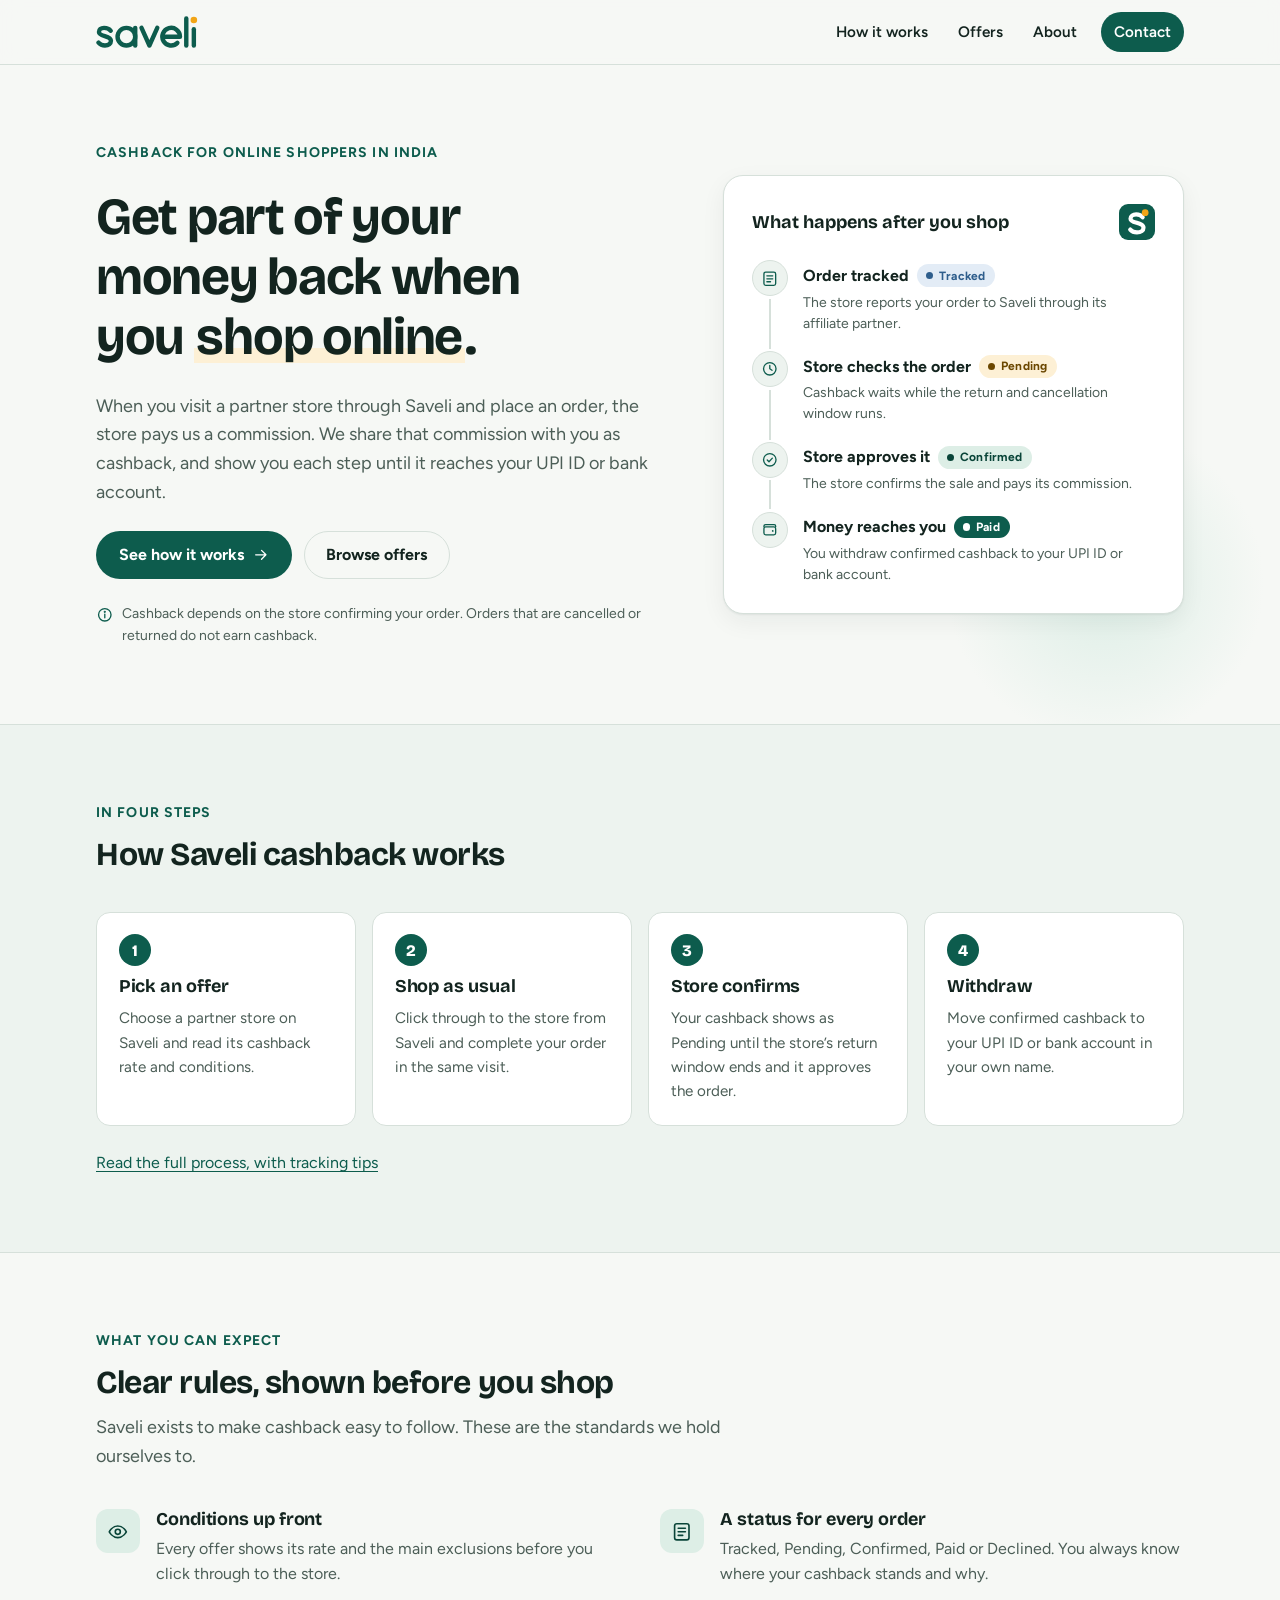
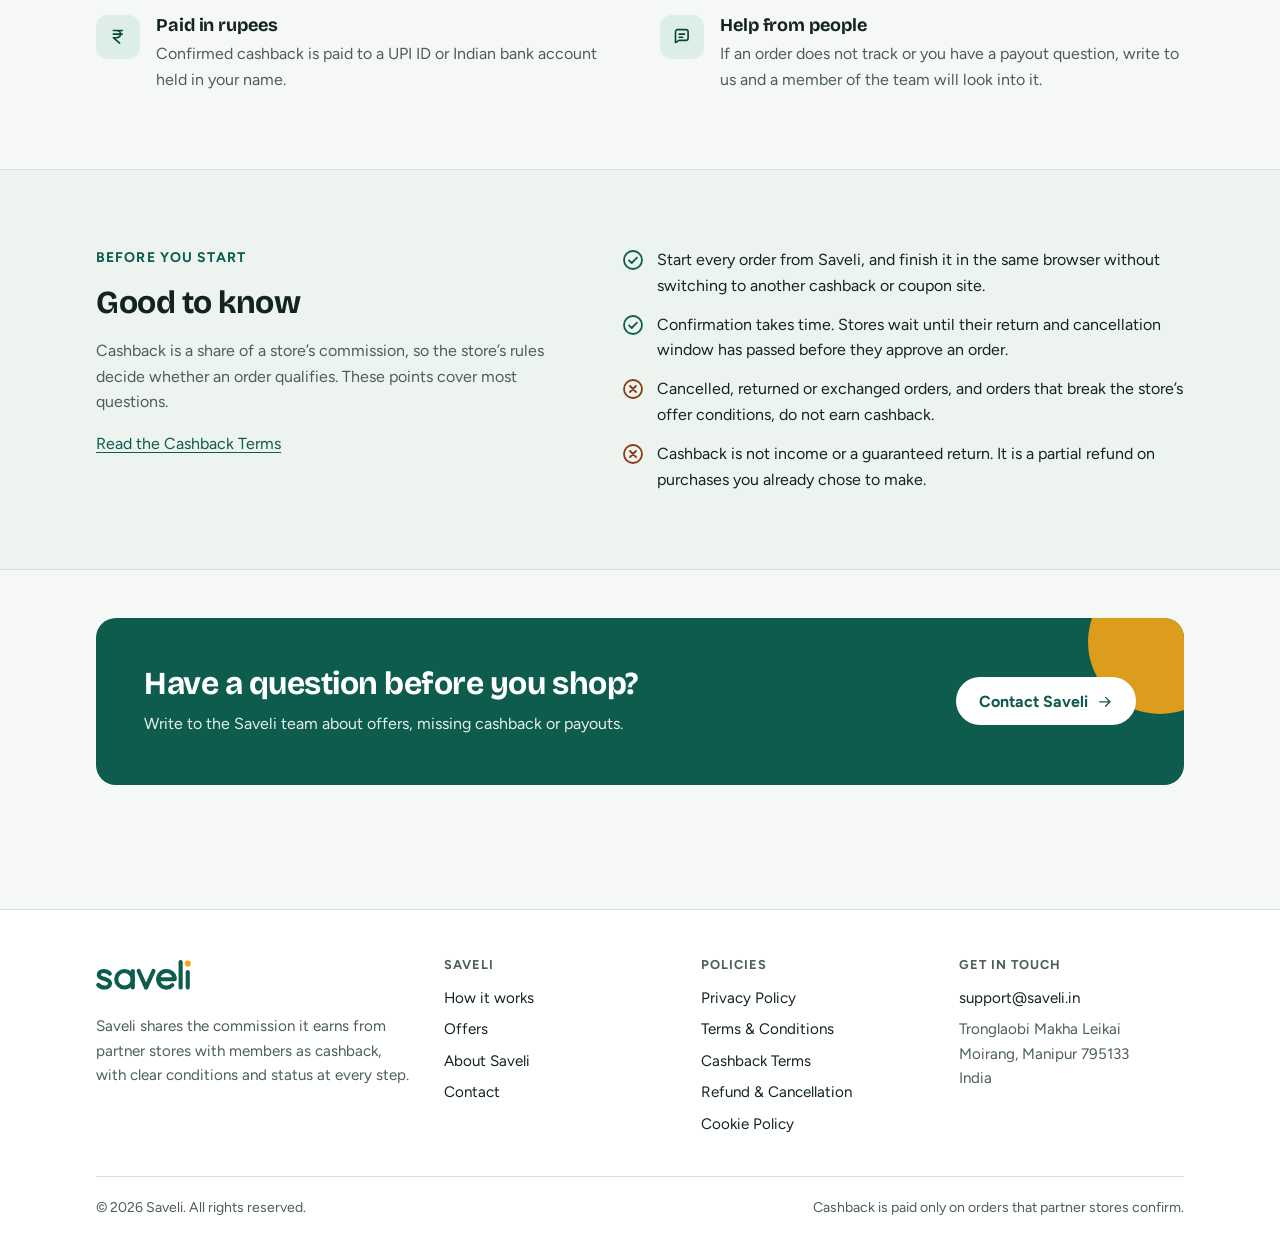
<file: index.html>
<!doctype html>
<html lang="en-IN">
<head>
<meta charset="utf-8">
<meta name="viewport" content="width=device-width, initial-scale=1, viewport-fit=cover">
<title>Saveli | Cashback on your online shopping, explained clearly</title>
<meta name="description" content="Saveli shares the commission it earns from partner stores with you as cashback. See how tracking, confirmation and UPI or bank payouts work before you shop.">
<meta name="robots" content="index,follow">
<link rel="canonical" href="https://saveli.in/">
<meta name="theme-color" content="#0D5C4D" media="(prefers-color-scheme: light)">
<meta name="theme-color" content="#0C1613" media="(prefers-color-scheme: dark)">
<meta name="color-scheme" content="light dark">
<meta property="og:type" content="website">
<meta property="og:site_name" content="Saveli">
<meta property="og:locale" content="en_IN">
<meta property="og:title" content="Saveli | Cashback on your online shopping, explained clearly">
<meta property="og:description" content="Saveli shares the commission it earns from partner stores with you as cashback. See how tracking, confirmation and UPI or bank payouts work before you shop.">
<meta property="og:url" content="https://saveli.in/">
<meta property="og:image" content="https://saveli.in/assets/img/og-image.png">
<meta property="og:image:width" content="1200">
<meta property="og:image:height" content="630">
<meta property="og:image:alt" content="Saveli logo with the line: cashback on your online shopping, explained clearly">
<meta name="twitter:card" content="summary_large_image">
<meta name="twitter:title" content="Saveli | Cashback on your online shopping, explained clearly">
<meta name="twitter:description" content="Saveli shares the commission it earns from partner stores with you as cashback. See how tracking, confirmation and UPI or bank payouts work before you shop.">
<meta name="twitter:image" content="https://saveli.in/assets/img/og-image.png">
<link rel="icon" href="favicon.ico" sizes="32x32">
<link rel="icon" href="assets/img/favicon.svg" type="image/svg+xml">
<link rel="apple-touch-icon" href="assets/img/apple-touch-icon.png">
<link rel="manifest" href="site.webmanifest">
<link rel="preconnect" href="https://fonts.googleapis.com">
<link rel="preconnect" href="https://fonts.gstatic.com" crossorigin>
<link rel="stylesheet" href="https://fonts.googleapis.com/css2?family=Bricolage+Grotesque:opsz,wght@12..96,600..800&family=Figtree:wght@400;600;700&display=swap">
<link rel="stylesheet" href="assets/css/styles.css">
<script>document.documentElement.classList.add("js")</script>
<script type="application/ld+json">{"@context": "https://schema.org", "@type": "Organization", "name": "Saveli", "url": "https://saveli.in/", "logo": "https://saveli.in/assets/img/icon-512.png", "email": "support@saveli.in", "address": {"@type": "PostalAddress", "streetAddress": "Tronglaobi Makha Leikai", "addressLocality": "Moirang", "addressRegion": "Manipur", "postalCode": "795133", "addressCountry": "IN"}, "contactPoint": {"@type": "ContactPoint", "contactType": "customer support", "email": "support@saveli.in", "areaServed": "IN", "availableLanguage": ["en"]}}</script>
<script src="assets/js/main.js" defer></script>
</head>
<body>
<a class="skip-link" href="#main">Skip to content</a>
<header class="site-header">
  <div class="wrap header-inner">
    <a class="brand" href="index.html" aria-label="Saveli home"><svg width="112" height="40" viewBox="0 0 162 58" fill="none" stroke="currentColor" stroke-width="7" stroke-linecap="round" stroke-linejoin="round" role="img" aria-label="Saveli">
<path d="M23 26.5C20.5 23 16 22 12.5 22C7.5 22 4.5 24.8 4.5 28.6C4.5 36.5 23.5 34 23.5 42.6C23.5 47 19.8 50 14 50C9.8 50 6 48.2 3.8 45.5"/><circle cx="48" cy="36" r="14"/><path d="M62 22V50"/><path d="M72 22L84.5 50L97 22"/><path d="M105 36H133A14 14 0 1 0 128.9 45.9"/><path d="M143 7V50"/><path d="M155 24V50"/><circle cx="155" cy="9.5" r="5.2" stroke="none" style="fill:var(--coin)"/></svg></a>
    <button class="nav-toggle" type="button" aria-expanded="false" aria-controls="site-nav"><svg width="24" height="24" viewBox="0 0 24 24" fill="none" stroke="currentColor" stroke-width="1.8" stroke-linecap="round" stroke-linejoin="round" aria-hidden="true" focusable="false"><path d="M4 7h16M4 12h16M4 17h16"/></svg><span class="nav-toggle-label">Menu</span></button>
    <nav class="site-nav" id="site-nav" aria-label="Main">
      <ul>
        <li><a href="how-it-works.html">How it works</a></li><li><a href="offers.html">Offers</a></li><li><a href="about.html">About</a></li><li><a class="nav-cta" href="contact.html">Contact</a></li>
      </ul>
    </nav>
  </div>
</header>
<main id="main" tabindex="-1">
<section class="hero">
  <div class="wrap hero-grid">
    <div class="hero-copy">
      <p class="eyebrow">Cashback for online shoppers in India</p>
      <h1>Get part of your money back when you <span class="coin-underline">shop online</span>.</h1>
      <p class="lede">When you visit a partner store through Saveli and place an order, the store pays us a commission. We share that commission with you as cashback, and show you each step until it reaches your UPI ID or bank account.</p>
      <div class="btn-row">
        <a class="btn btn-primary" href="how-it-works.html">See how it works <svg width="24" height="24" viewBox="0 0 24 24" fill="none" stroke="currentColor" stroke-width="1.8" stroke-linecap="round" stroke-linejoin="round" aria-hidden="true" focusable="false"><path d="M5 12h14M13 6l6 6-6 6"/></svg></a>
        <a class="btn btn-ghost" href="offers.html">Browse offers</a>
      </div>
      <p class="hero-note"><svg width="24" height="24" viewBox="0 0 24 24" fill="none" stroke="currentColor" stroke-width="1.8" stroke-linecap="round" stroke-linejoin="round" aria-hidden="true" focusable="false"><circle cx="12" cy="12" r="8.5"/><path d="M12 11v5"/><circle cx="12" cy="8" r=".6" fill="currentColor"/></svg><span>Cashback depends on the store confirming your order. Orders that are cancelled or returned do not earn cashback.</span></p>
    </div>
    <div class="journey" aria-labelledby="journey-title">
  <div class="journey-head">
    <p class="journey-title" id="journey-title">What happens after you shop</p>
    <svg class="journey-coin" width="36" height="36" viewBox="0 0 64 64" aria-hidden="true" focusable="false"><rect width="64" height="64" rx="16" style="fill:var(--brand)"/><path d="M42 23.5C39 19.5 34 18.5 30.5 18.5C24.5 18.5 20.5 21.5 20.5 26C20.5 35 43.5 32 43.5 42C43.5 47 39 50.5 32 50.5C27 50.5 22.5 48.5 20 45.5" fill="none" stroke-width="7.5" stroke-linecap="round" style="stroke:var(--brand-ink)"/><circle cx="46.5" cy="15.5" r="6" style="fill:var(--coin)"/></svg>
  </div>
  <ol>
    <li><span class="dot"><svg width="24" height="24" viewBox="0 0 24 24" fill="none" stroke="currentColor" stroke-width="1.8" stroke-linecap="round" stroke-linejoin="round" aria-hidden="true" focusable="false"><rect x="4" y="3" width="16" height="18" rx="2.5"/><path d="M8 8h8M8 12h8M8 16h5"/></svg></span><div class="step-body"><div class="step-top"><strong>Order tracked</strong><span class="pill pill-tracked">Tracked</span></div><p>The store reports your order to Saveli through its affiliate partner.</p></div></li>
    <li><span class="dot"><svg width="24" height="24" viewBox="0 0 24 24" fill="none" stroke="currentColor" stroke-width="1.8" stroke-linecap="round" stroke-linejoin="round" aria-hidden="true" focusable="false"><circle cx="12" cy="12" r="8.5"/><path d="M12 7.5V12l3 2"/></svg></span><div class="step-body"><div class="step-top"><strong>Store checks the order</strong><span class="pill pill-pending">Pending</span></div><p>Cashback waits while the return and cancellation window runs.</p></div></li>
    <li><span class="dot"><svg width="24" height="24" viewBox="0 0 24 24" fill="none" stroke="currentColor" stroke-width="1.8" stroke-linecap="round" stroke-linejoin="round" aria-hidden="true" focusable="false"><circle cx="12" cy="12" r="8.5"/><path d="m8.5 12.2 2.4 2.4 4.6-4.9"/></svg></span><div class="step-body"><div class="step-top"><strong>Store approves it</strong><span class="pill pill-confirmed">Confirmed</span></div><p>The store confirms the sale and pays its commission.</p></div></li>
    <li><span class="dot"><svg width="24" height="24" viewBox="0 0 24 24" fill="none" stroke="currentColor" stroke-width="1.8" stroke-linecap="round" stroke-linejoin="round" aria-hidden="true" focusable="false"><path d="M4 7.5A2.5 2.5 0 0 1 6.5 5H18a2 2 0 0 1 2 2v1"/><rect x="4" y="8" width="16" height="11" rx="2.5"/><circle cx="16" cy="13.5" r="1.2" fill="currentColor" stroke="none"/></svg></span><div class="step-body"><div class="step-top"><strong>Money reaches you</strong><span class="pill pill-paid">Paid</span></div><p>You withdraw confirmed cashback to your UPI ID or bank account.</p></div></li>
  </ol>
</div>
  </div>
</section>

<section class="section section-alt" aria-labelledby="steps-title">
  <div class="wrap">
    <div class="section-head">
      <p class="eyebrow">In four steps</p>
      <h2 id="steps-title">How Saveli cashback works</h2>
    </div>
    <ol class="steps">
      <li><h3>Pick an offer</h3><p>Choose a partner store on Saveli and read its cashback rate and conditions.</p></li>
      <li><h3>Shop as usual</h3><p>Click through to the store from Saveli and complete your order in the same visit.</p></li>
      <li><h3>Store confirms</h3><p>Your cashback shows as Pending until the store’s return window ends and it approves the order.</p></li>
      <li><h3>Withdraw</h3><p>Move confirmed cashback to your UPI ID or bank account in your own name.</p></li>
    </ol>
    <p style="margin-top:1.5rem"><a href="how-it-works.html">Read the full process, with tracking tips</a></p>
  </div>
</section>

<section class="section" aria-labelledby="promise-title">
  <div class="wrap">
    <div class="section-head">
      <p class="eyebrow">What you can expect</p>
      <h2 id="promise-title">Clear rules, shown before you shop</h2>
      <p class="lede">Saveli exists to make cashback easy to follow. These are the standards we hold ourselves to.</p>
    </div>
    <div class="features">
      <div class="feature"><span class="icon"><svg width="24" height="24" viewBox="0 0 24 24" fill="none" stroke="currentColor" stroke-width="1.8" stroke-linecap="round" stroke-linejoin="round" aria-hidden="true" focusable="false"><path d="M2.5 12S6 5.5 12 5.5 21.5 12 21.5 12 18 18.5 12 18.5 2.5 12 2.5 12Z"/><circle cx="12" cy="12" r="2.8"/></svg></span><div><h3>Conditions up front</h3><p>Every offer shows its rate and the main exclusions before you click through to the store.</p></div></div>
      <div class="feature"><span class="icon"><svg width="24" height="24" viewBox="0 0 24 24" fill="none" stroke="currentColor" stroke-width="1.8" stroke-linecap="round" stroke-linejoin="round" aria-hidden="true" focusable="false"><rect x="4" y="3" width="16" height="18" rx="2.5"/><path d="M8 8h8M8 12h8M8 16h5"/></svg></span><div><h3>A status for every order</h3><p>Tracked, Pending, Confirmed, Paid or Declined. You always know where your cashback stands and why.</p></div></div>
      <div class="feature"><span class="icon"><svg width="24" height="24" viewBox="0 0 24 24" fill="none" stroke="currentColor" stroke-width="1.8" stroke-linecap="round" stroke-linejoin="round" aria-hidden="true" focusable="false"><path d="M7 5h10M7 9h10M10.5 5c3 0 4.5 1.8 4.5 4s-1.5 4-4.5 4H7l7 6"/></svg></span><div><h3>Paid in rupees</h3><p>Confirmed cashback is paid to a UPI ID or Indian bank account held in your name.</p></div></div>
      <div class="feature"><span class="icon"><svg width="24" height="24" viewBox="0 0 24 24" fill="none" stroke="currentColor" stroke-width="1.8" stroke-linecap="round" stroke-linejoin="round" aria-hidden="true" focusable="false"><path d="M5 18.5V6.5A2.5 2.5 0 0 1 7.5 4h9A2.5 2.5 0 0 1 19 6.5v7a2.5 2.5 0 0 1-2.5 2.5H9Z"/><path d="M9 9h6M9 12.5h4"/></svg></span><div><h3>Help from people</h3><p>If an order does not track or you have a payout question, write to us and a member of the team will look into it.</p></div></div>
    </div>
  </div>
</section>

<section class="section section-alt" aria-labelledby="know-title">
  <div class="wrap split">
    <div class="stack">
      <p class="eyebrow">Before you start</p>
      <h2 id="know-title">Good to know</h2>
      <p class="muted">Cashback is a share of a store’s commission, so the store’s rules decide whether an order qualifies. These points cover most questions.</p>
      <p><a href="cashback-terms.html">Read the Cashback Terms</a></p>
    </div>
    <ul class="checklist">
      <li class="yes"><svg width="24" height="24" viewBox="0 0 24 24" fill="none" stroke="currentColor" stroke-width="1.8" stroke-linecap="round" stroke-linejoin="round" aria-hidden="true" focusable="false"><circle cx="12" cy="12" r="9"/><path d="m8 12.3 2.7 2.7L16 9.6"/></svg><span>Start every order from Saveli, and finish it in the same browser without switching to another cashback or coupon site.</span></li>
      <li class="yes"><svg width="24" height="24" viewBox="0 0 24 24" fill="none" stroke="currentColor" stroke-width="1.8" stroke-linecap="round" stroke-linejoin="round" aria-hidden="true" focusable="false"><circle cx="12" cy="12" r="9"/><path d="m8 12.3 2.7 2.7L16 9.6"/></svg><span>Confirmation takes time. Stores wait until their return and cancellation window has passed before they approve an order.</span></li>
      <li class="no"><svg width="24" height="24" viewBox="0 0 24 24" fill="none" stroke="currentColor" stroke-width="1.8" stroke-linecap="round" stroke-linejoin="round" aria-hidden="true" focusable="false"><circle cx="12" cy="12" r="9"/><path d="m9 9 6 6M15 9l-6 6"/></svg><span>Cancelled, returned or exchanged orders, and orders that break the store’s offer conditions, do not earn cashback.</span></li>
      <li class="no"><svg width="24" height="24" viewBox="0 0 24 24" fill="none" stroke="currentColor" stroke-width="1.8" stroke-linecap="round" stroke-linejoin="round" aria-hidden="true" focusable="false"><circle cx="12" cy="12" r="9"/><path d="m9 9 6 6M15 9l-6 6"/></svg><span>Cashback is not income or a guaranteed return. It is a partial refund on purchases you already chose to make.</span></li>
    </ul>
  </div>
</section>

<section class="section-tight">
  <div class="wrap">
    <div class="cta-band">
      <div><h2>Have a question before you shop?</h2><p>Write to the Saveli team about offers, missing cashback or payouts.</p></div>
      <a class="btn" href="contact.html">Contact Saveli <svg width="24" height="24" viewBox="0 0 24 24" fill="none" stroke="currentColor" stroke-width="1.8" stroke-linecap="round" stroke-linejoin="round" aria-hidden="true" focusable="false"><path d="M5 12h14M13 6l6 6-6 6"/></svg></a>
    </div>
  </div>
</section>

</main>
<footer class="site-footer">
  <div class="wrap">
    <div class="footer-grid">
      <div class="footer-brand">
        <a href="index.html" aria-label="Saveli home"><svg width="112" height="40" viewBox="0 0 162 58" fill="none" stroke="currentColor" stroke-width="7" stroke-linecap="round" stroke-linejoin="round" role="img" aria-label="Saveli">
<path d="M23 26.5C20.5 23 16 22 12.5 22C7.5 22 4.5 24.8 4.5 28.6C4.5 36.5 23.5 34 23.5 42.6C23.5 47 19.8 50 14 50C9.8 50 6 48.2 3.8 45.5"/><circle cx="48" cy="36" r="14"/><path d="M62 22V50"/><path d="M72 22L84.5 50L97 22"/><path d="M105 36H133A14 14 0 1 0 128.9 45.9"/><path d="M143 7V50"/><path d="M155 24V50"/><circle cx="155" cy="9.5" r="5.2" stroke="none" style="fill:var(--coin)"/></svg></a>
        <p>Saveli shares the commission it earns from partner stores with members as cashback, with clear conditions and status at every step.</p>
      </div>
      <div>
        <h2>Saveli</h2>
        <ul>
          <li><a href="how-it-works.html">How it works</a></li>
          <li><a href="offers.html">Offers</a></li>
          <li><a href="about.html">About Saveli</a></li>
          <li><a href="contact.html">Contact</a></li>
        </ul>
      </div>
      <div>
        <h2>Policies</h2>
        <ul><li><a href="privacy-policy.html">Privacy Policy</a></li><li><a href="terms.html">Terms & Conditions</a></li><li><a href="cashback-terms.html">Cashback Terms</a></li><li><a href="refund-policy.html">Refund & Cancellation</a></li><li><a href="cookie-policy.html">Cookie Policy</a></li></ul>
      </div>
      <div>
        <h2>Get in touch</h2>
        <ul>
          <li><a href="mailto:support@saveli.in">support@saveli.in</a></li>
          <li><address>Tronglaobi Makha Leikai<br>Moirang, Manipur 795133<br>India</address></li>
        </ul>
      </div>
    </div>
    <div class="footer-bottom">
      <p>&copy; <span data-year>2026</span> Saveli. All rights reserved.</p>
      <p>Cashback is paid only on orders that partner stores confirm.</p>
    </div>
  </div>
</footer>
</body>
</html>
</file>
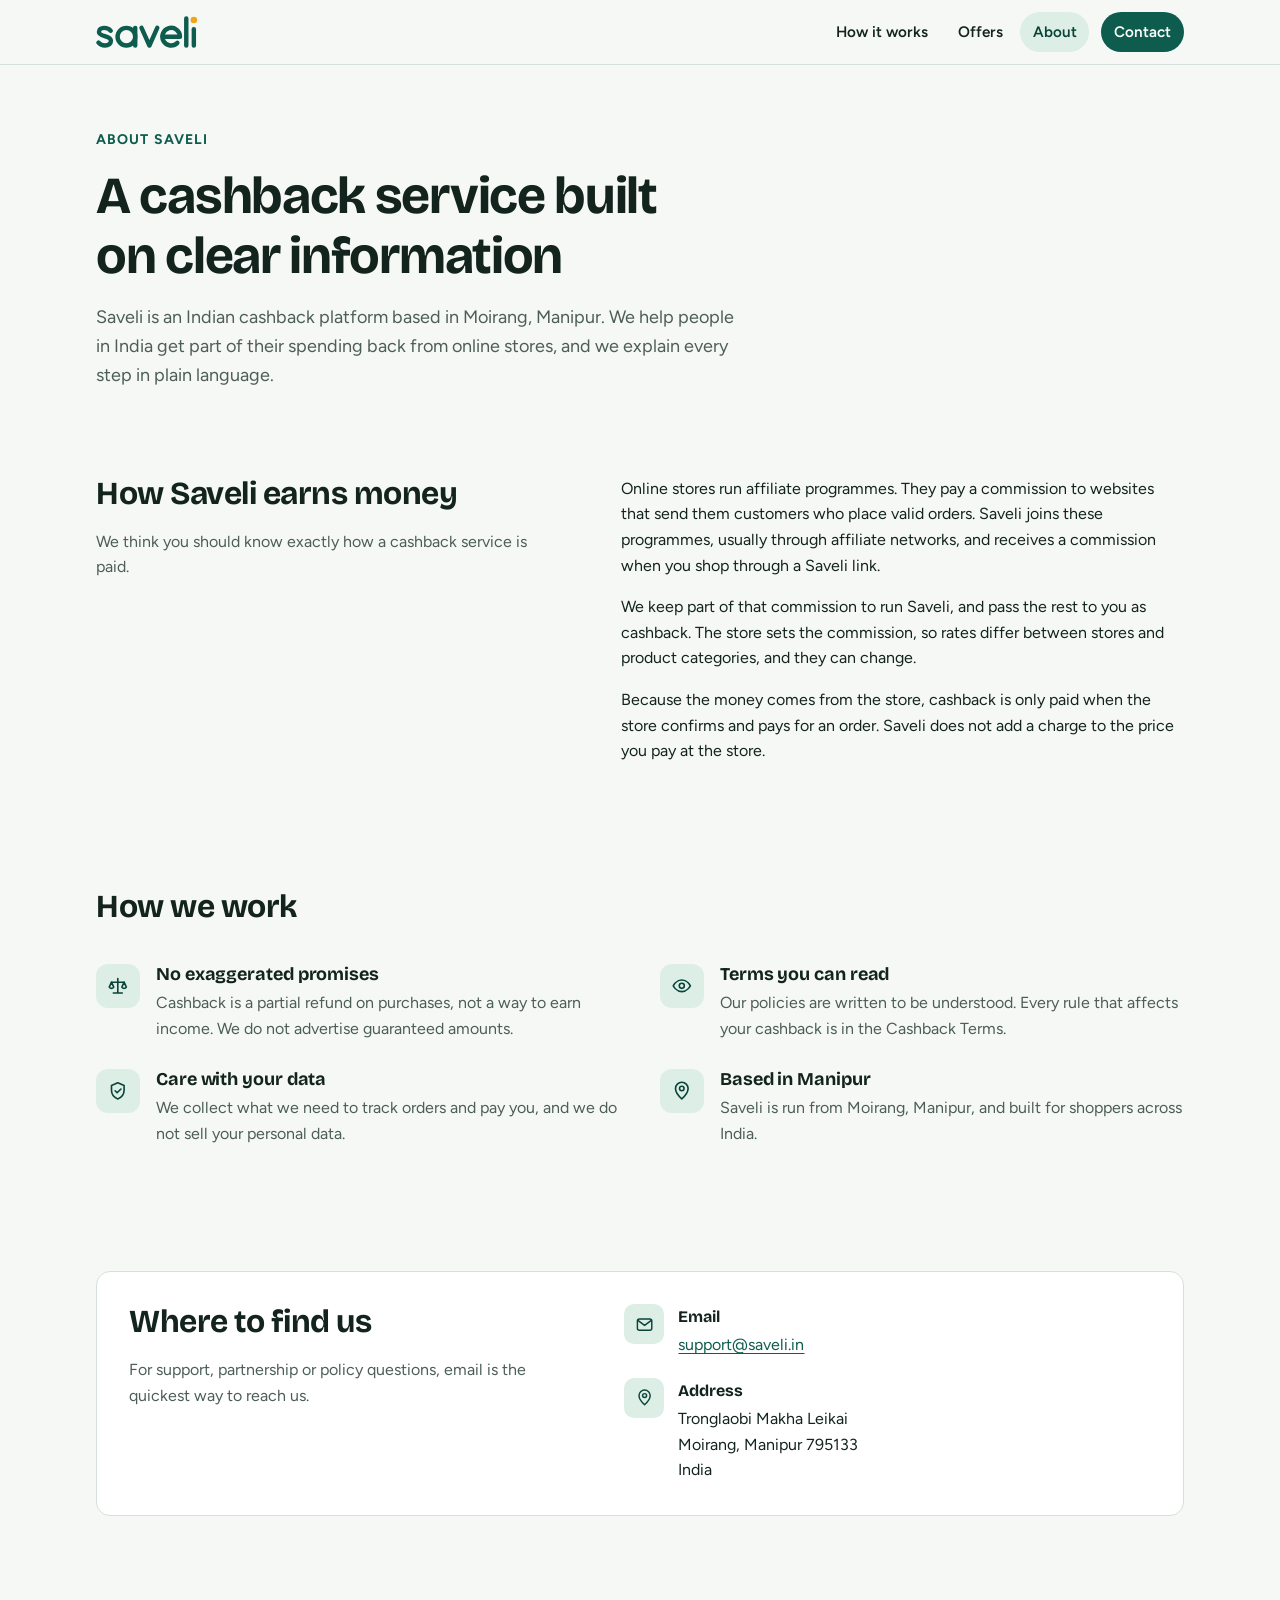
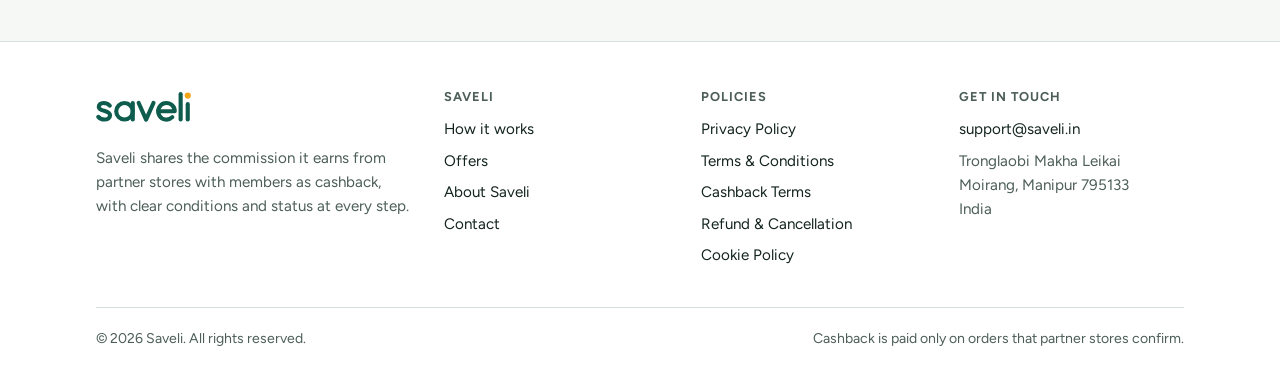
<file: about.html>
<!doctype html>
<html lang="en-IN">
<head>
<meta charset="utf-8">
<meta name="viewport" content="width=device-width, initial-scale=1, viewport-fit=cover">
<title>About Saveli | Indian cashback platform based in Manipur</title>
<meta name="description" content="Saveli is a cashback platform based in Moirang, Manipur. Learn how Saveli earns commission from partner stores and shares it with shoppers as cashback.">
<meta name="robots" content="index,follow">
<link rel="canonical" href="https://saveli.in/about.html">
<meta name="theme-color" content="#0D5C4D" media="(prefers-color-scheme: light)">
<meta name="theme-color" content="#0C1613" media="(prefers-color-scheme: dark)">
<meta name="color-scheme" content="light dark">
<meta property="og:type" content="website">
<meta property="og:site_name" content="Saveli">
<meta property="og:locale" content="en_IN">
<meta property="og:title" content="About Saveli | Indian cashback platform based in Manipur">
<meta property="og:description" content="Saveli is a cashback platform based in Moirang, Manipur. Learn how Saveli earns commission from partner stores and shares it with shoppers as cashback.">
<meta property="og:url" content="https://saveli.in/about.html">
<meta property="og:image" content="https://saveli.in/assets/img/og-image.png">
<meta property="og:image:width" content="1200">
<meta property="og:image:height" content="630">
<meta property="og:image:alt" content="Saveli logo with the line: cashback on your online shopping, explained clearly">
<meta name="twitter:card" content="summary_large_image">
<meta name="twitter:title" content="About Saveli | Indian cashback platform based in Manipur">
<meta name="twitter:description" content="Saveli is a cashback platform based in Moirang, Manipur. Learn how Saveli earns commission from partner stores and shares it with shoppers as cashback.">
<meta name="twitter:image" content="https://saveli.in/assets/img/og-image.png">
<link rel="icon" href="favicon.ico" sizes="32x32">
<link rel="icon" href="assets/img/favicon.svg" type="image/svg+xml">
<link rel="apple-touch-icon" href="assets/img/apple-touch-icon.png">
<link rel="manifest" href="site.webmanifest">
<link rel="preconnect" href="https://fonts.googleapis.com">
<link rel="preconnect" href="https://fonts.gstatic.com" crossorigin>
<link rel="stylesheet" href="https://fonts.googleapis.com/css2?family=Bricolage+Grotesque:opsz,wght@12..96,600..800&family=Figtree:wght@400;600;700&display=swap">
<link rel="stylesheet" href="assets/css/styles.css">
<script>document.documentElement.classList.add("js")</script>
<script src="assets/js/main.js" defer></script>
</head>
<body>
<a class="skip-link" href="#main">Skip to content</a>
<header class="site-header">
  <div class="wrap header-inner">
    <a class="brand" href="index.html" aria-label="Saveli home"><svg width="112" height="40" viewBox="0 0 162 58" fill="none" stroke="currentColor" stroke-width="7" stroke-linecap="round" stroke-linejoin="round" role="img" aria-label="Saveli">
<path d="M23 26.5C20.5 23 16 22 12.5 22C7.5 22 4.5 24.8 4.5 28.6C4.5 36.5 23.5 34 23.5 42.6C23.5 47 19.8 50 14 50C9.8 50 6 48.2 3.8 45.5"/><circle cx="48" cy="36" r="14"/><path d="M62 22V50"/><path d="M72 22L84.5 50L97 22"/><path d="M105 36H133A14 14 0 1 0 128.9 45.9"/><path d="M143 7V50"/><path d="M155 24V50"/><circle cx="155" cy="9.5" r="5.2" stroke="none" style="fill:var(--coin)"/></svg></a>
    <button class="nav-toggle" type="button" aria-expanded="false" aria-controls="site-nav"><svg width="24" height="24" viewBox="0 0 24 24" fill="none" stroke="currentColor" stroke-width="1.8" stroke-linecap="round" stroke-linejoin="round" aria-hidden="true" focusable="false"><path d="M4 7h16M4 12h16M4 17h16"/></svg><span class="nav-toggle-label">Menu</span></button>
    <nav class="site-nav" id="site-nav" aria-label="Main">
      <ul>
        <li><a href="how-it-works.html">How it works</a></li><li><a href="offers.html">Offers</a></li><li><a href="about.html" aria-current="page">About</a></li><li><a class="nav-cta" href="contact.html">Contact</a></li>
      </ul>
    </nav>
  </div>
</header>
<main id="main" tabindex="-1">
<section class="page-hero">
  <div class="wrap">
    <div class="stack">
      <p class="eyebrow">About Saveli</p>
      <h1>A cashback service built on clear information</h1>
      <p class="lede">Saveli is an Indian cashback platform based in Moirang, Manipur. We help people in India get part of their spending back from online stores, and we explain every step in plain language.</p>
    </div>
  </div>
</section>

<section class="section-tight" aria-labelledby="model-title">
  <div class="wrap split">
    <div class="stack">
      <h2 id="model-title">How Saveli earns money</h2>
      <p class="muted">We think you should know exactly how a cashback service is paid.</p>
    </div>
    <div class="stack">
      <p>Online stores run affiliate programmes. They pay a commission to websites that send them customers who place valid orders. Saveli joins these programmes, usually through affiliate networks, and receives a commission when you shop through a Saveli link.</p>
      <p>We keep part of that commission to run Saveli, and pass the rest to you as cashback. The store sets the commission, so rates differ between stores and product categories, and they can change.</p>
      <p>Because the money comes from the store, cashback is only paid when the store confirms and pays for an order. Saveli does not add a charge to the price you pay at the store.</p>
    </div>
  </div>
</section>

<section class="section" aria-labelledby="values-title">
  <div class="wrap">
    <div class="section-head">
      <h2 id="values-title">How we work</h2>
    </div>
    <div class="features">
      <div class="feature"><span class="icon"><svg width="24" height="24" viewBox="0 0 24 24" fill="none" stroke="currentColor" stroke-width="1.8" stroke-linecap="round" stroke-linejoin="round" aria-hidden="true" focusable="false"><path d="M12 4v16M7 20h10M5 8h14"/><path d="m5 8-2.5 5.5a3 3 0 0 0 5 0Z"/><path d="m19 8-2.5 5.5a3 3 0 0 0 5 0Z"/></svg></span><div><h3>No exaggerated promises</h3><p>Cashback is a partial refund on purchases, not a way to earn income. We do not advertise guaranteed amounts.</p></div></div>
      <div class="feature"><span class="icon"><svg width="24" height="24" viewBox="0 0 24 24" fill="none" stroke="currentColor" stroke-width="1.8" stroke-linecap="round" stroke-linejoin="round" aria-hidden="true" focusable="false"><path d="M2.5 12S6 5.5 12 5.5 21.5 12 21.5 12 18 18.5 12 18.5 2.5 12 2.5 12Z"/><circle cx="12" cy="12" r="2.8"/></svg></span><div><h3>Terms you can read</h3><p>Our policies are written to be understood. Every rule that affects your cashback is in the Cashback Terms.</p></div></div>
      <div class="feature"><span class="icon"><svg width="24" height="24" viewBox="0 0 24 24" fill="none" stroke="currentColor" stroke-width="1.8" stroke-linecap="round" stroke-linejoin="round" aria-hidden="true" focusable="false"><path d="M12 3 5 6v5.5c0 4.4 3 8 7 9.5 4-1.5 7-5.1 7-9.5V6Z"/><path d="m9 12 2.2 2.2L15.5 10"/></svg></span><div><h3>Care with your data</h3><p>We collect what we need to track orders and pay you, and we do not sell your personal data.</p></div></div>
      <div class="feature"><span class="icon"><svg width="24" height="24" viewBox="0 0 24 24" fill="none" stroke="currentColor" stroke-width="1.8" stroke-linecap="round" stroke-linejoin="round" aria-hidden="true" focusable="false"><path d="M12 21s-7-6.2-7-11.5a7 7 0 0 1 14 0C19 14.8 12 21 12 21Z"/><circle cx="12" cy="9.5" r="2.5"/></svg></span><div><h3>Based in Manipur</h3><p>Saveli is run from Moirang, Manipur, and built for shoppers across India.</p></div></div>
    </div>
  </div>
</section>

<section class="section-tight" aria-labelledby="where-title">
  <div class="wrap">
    <div class="panel split">
      <div class="stack">
        <h2 id="where-title">Where to find us</h2>
        <p class="muted">For support, partnership or policy questions, email is the quickest way to reach us.</p>
      </div>
      <div class="contact-card">
        <div class="contact-item"><span class="icon"><svg width="24" height="24" viewBox="0 0 24 24" fill="none" stroke="currentColor" stroke-width="1.8" stroke-linecap="round" stroke-linejoin="round" aria-hidden="true" focusable="false"><rect x="3" y="5" width="18" height="14" rx="2.5"/><path d="m4 7 8 6 8-6"/></svg></span><div><strong>Email</strong><a href="mailto:support@saveli.in">support@saveli.in</a></div></div>
        <div class="contact-item"><span class="icon"><svg width="24" height="24" viewBox="0 0 24 24" fill="none" stroke="currentColor" stroke-width="1.8" stroke-linecap="round" stroke-linejoin="round" aria-hidden="true" focusable="false"><path d="M12 21s-7-6.2-7-11.5a7 7 0 0 1 14 0C19 14.8 12 21 12 21Z"/><circle cx="12" cy="9.5" r="2.5"/></svg></span><div><strong>Address</strong><address>Tronglaobi Makha Leikai<br>Moirang, Manipur 795133<br>India</address></div></div>
      </div>
    </div>
  </div>
</section>

</main>
<footer class="site-footer">
  <div class="wrap">
    <div class="footer-grid">
      <div class="footer-brand">
        <a href="index.html" aria-label="Saveli home"><svg width="112" height="40" viewBox="0 0 162 58" fill="none" stroke="currentColor" stroke-width="7" stroke-linecap="round" stroke-linejoin="round" role="img" aria-label="Saveli">
<path d="M23 26.5C20.5 23 16 22 12.5 22C7.5 22 4.5 24.8 4.5 28.6C4.5 36.5 23.5 34 23.5 42.6C23.5 47 19.8 50 14 50C9.8 50 6 48.2 3.8 45.5"/><circle cx="48" cy="36" r="14"/><path d="M62 22V50"/><path d="M72 22L84.5 50L97 22"/><path d="M105 36H133A14 14 0 1 0 128.9 45.9"/><path d="M143 7V50"/><path d="M155 24V50"/><circle cx="155" cy="9.5" r="5.2" stroke="none" style="fill:var(--coin)"/></svg></a>
        <p>Saveli shares the commission it earns from partner stores with members as cashback, with clear conditions and status at every step.</p>
      </div>
      <div>
        <h2>Saveli</h2>
        <ul>
          <li><a href="how-it-works.html">How it works</a></li>
          <li><a href="offers.html">Offers</a></li>
          <li><a href="about.html">About Saveli</a></li>
          <li><a href="contact.html">Contact</a></li>
        </ul>
      </div>
      <div>
        <h2>Policies</h2>
        <ul><li><a href="privacy-policy.html">Privacy Policy</a></li><li><a href="terms.html">Terms & Conditions</a></li><li><a href="cashback-terms.html">Cashback Terms</a></li><li><a href="refund-policy.html">Refund & Cancellation</a></li><li><a href="cookie-policy.html">Cookie Policy</a></li></ul>
      </div>
      <div>
        <h2>Get in touch</h2>
        <ul>
          <li><a href="mailto:support@saveli.in">support@saveli.in</a></li>
          <li><address>Tronglaobi Makha Leikai<br>Moirang, Manipur 795133<br>India</address></li>
        </ul>
      </div>
    </div>
    <div class="footer-bottom">
      <p>&copy; <span data-year>2026</span> Saveli. All rights reserved.</p>
      <p>Cashback is paid only on orders that partner stores confirm.</p>
    </div>
  </div>
</footer>
</body>
</html>
</file>
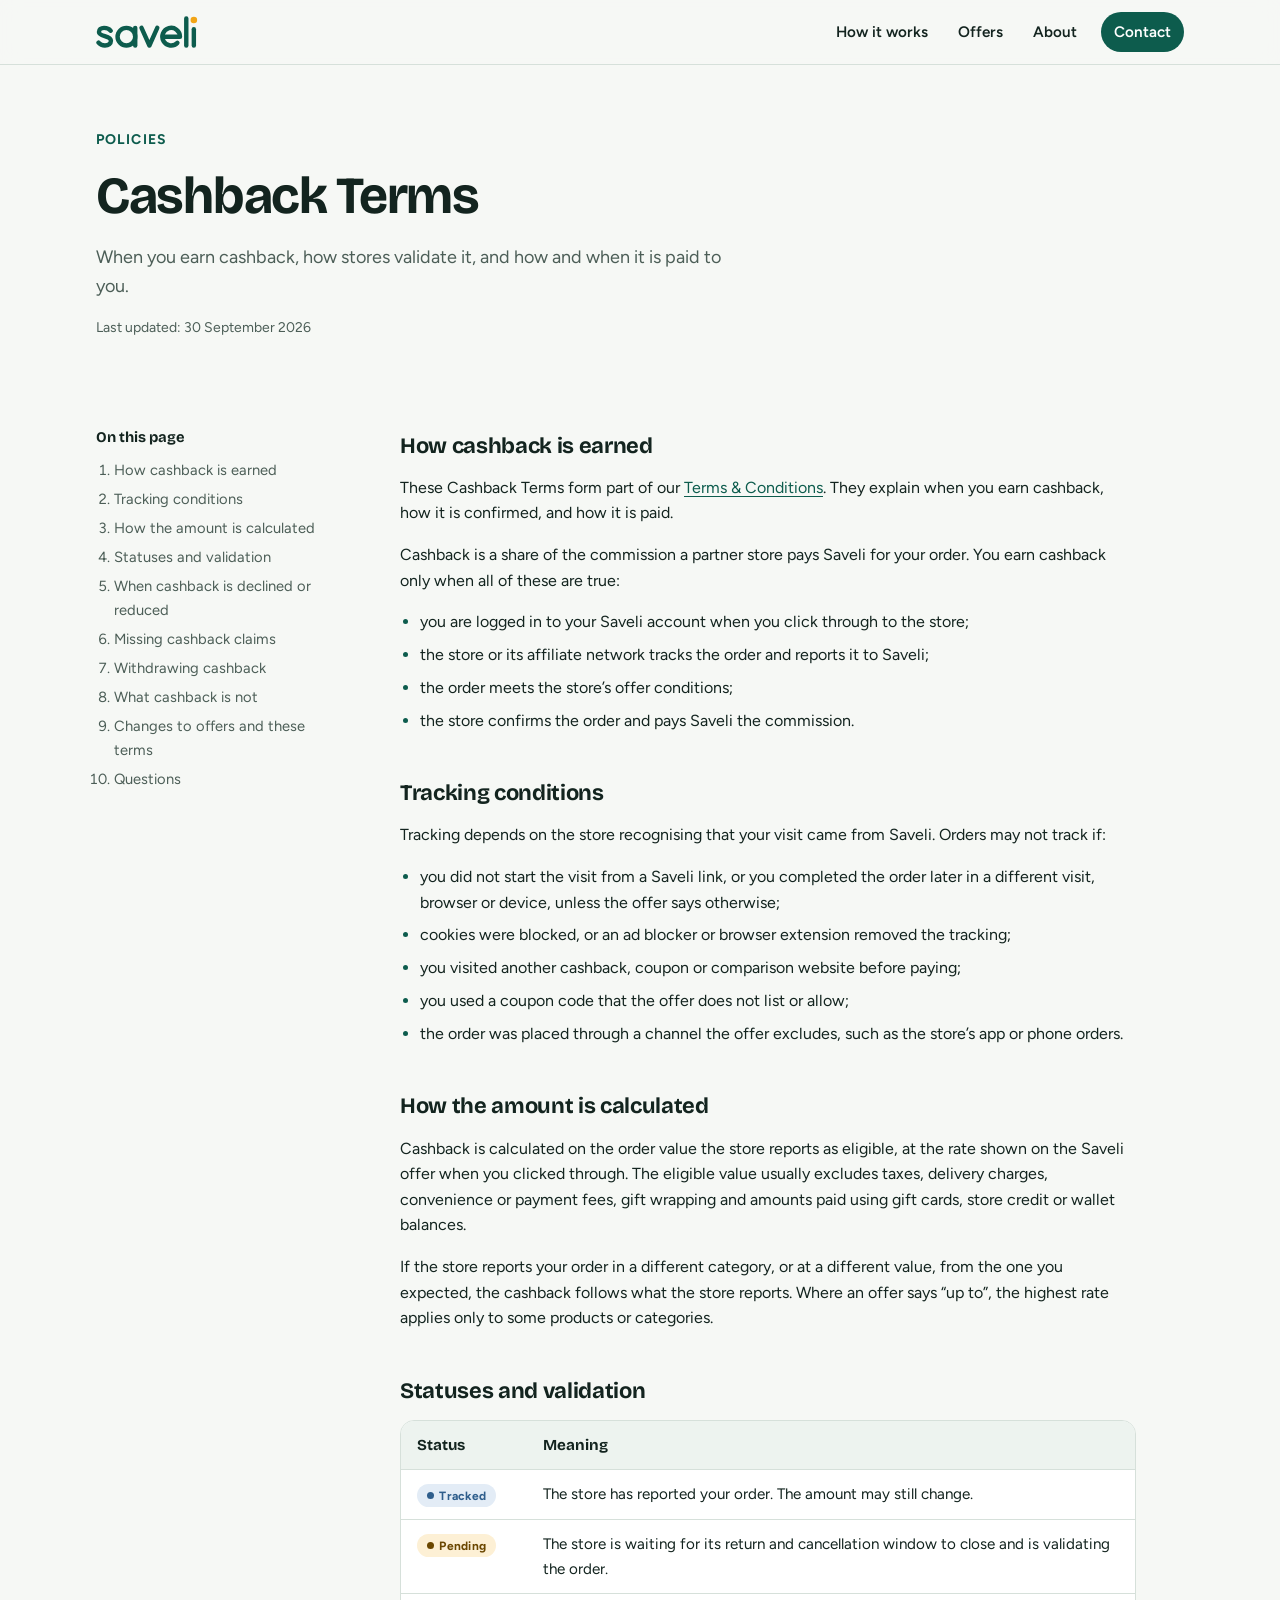
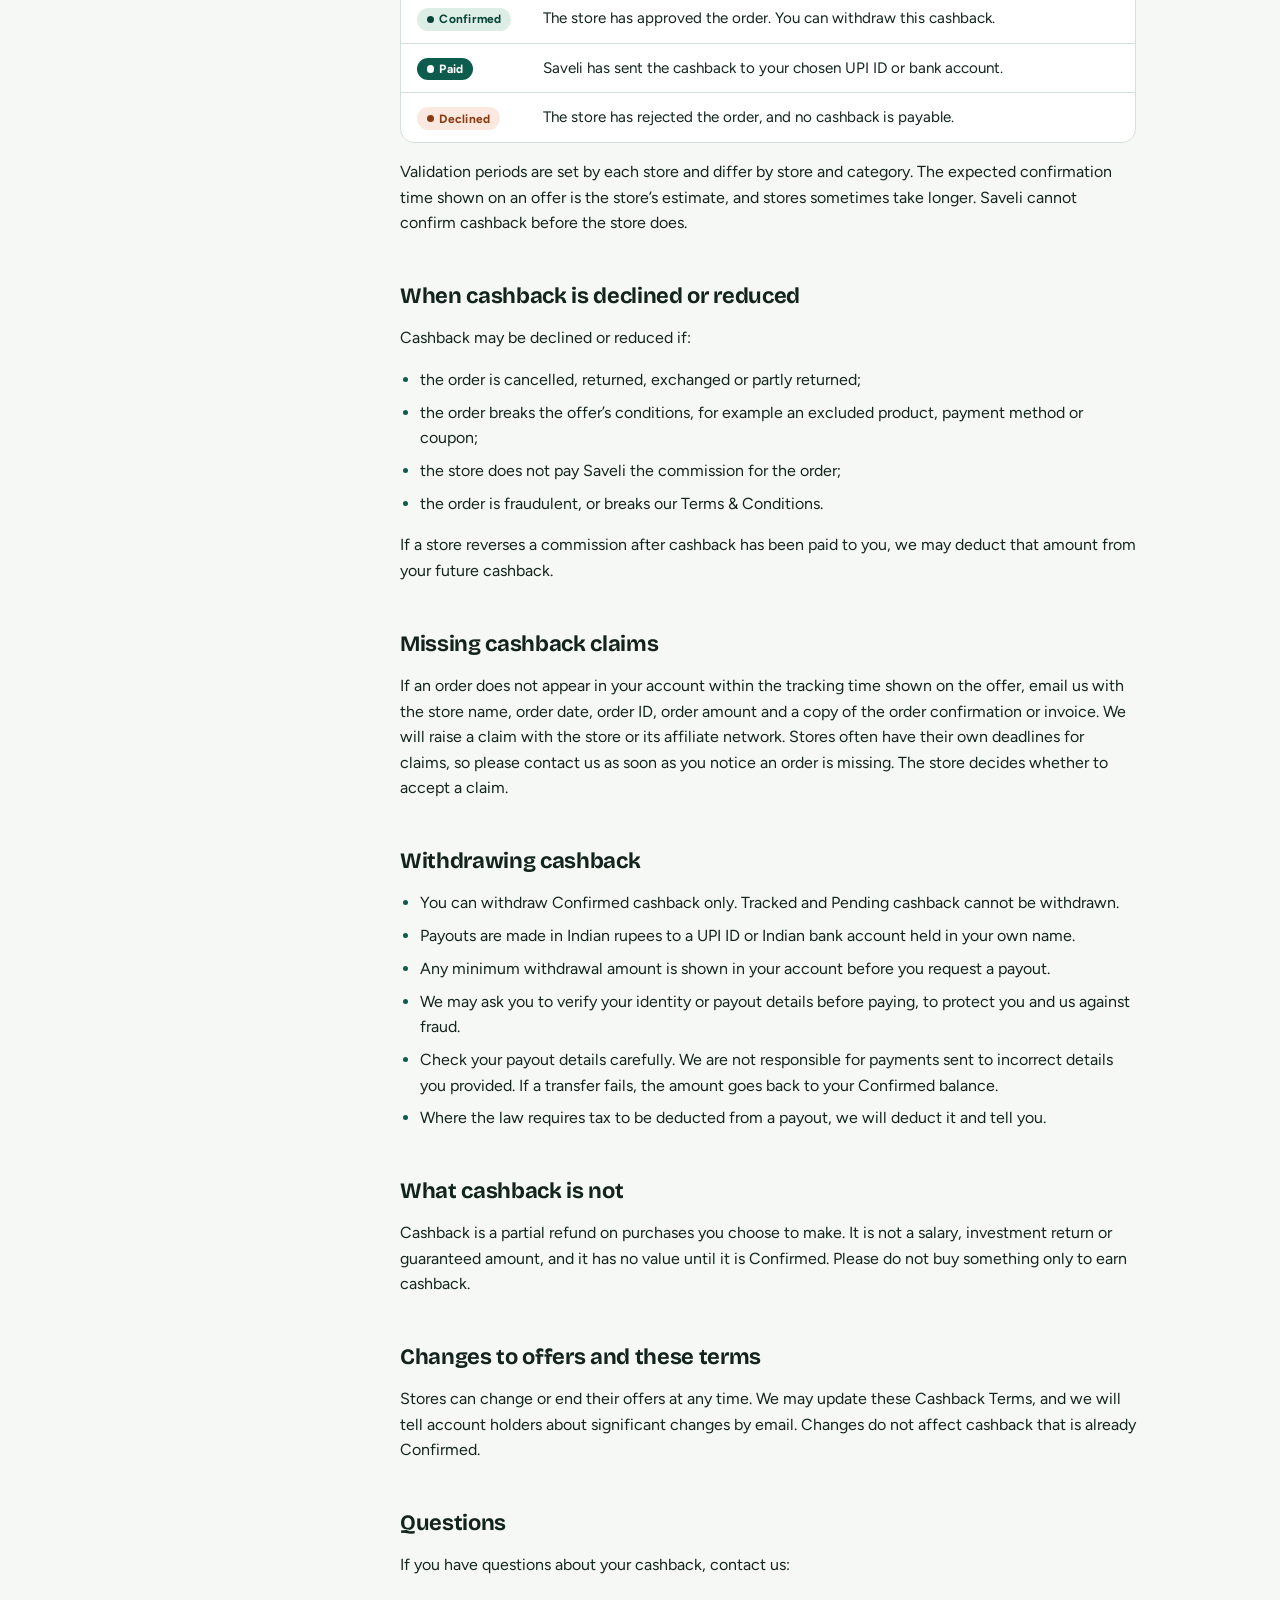
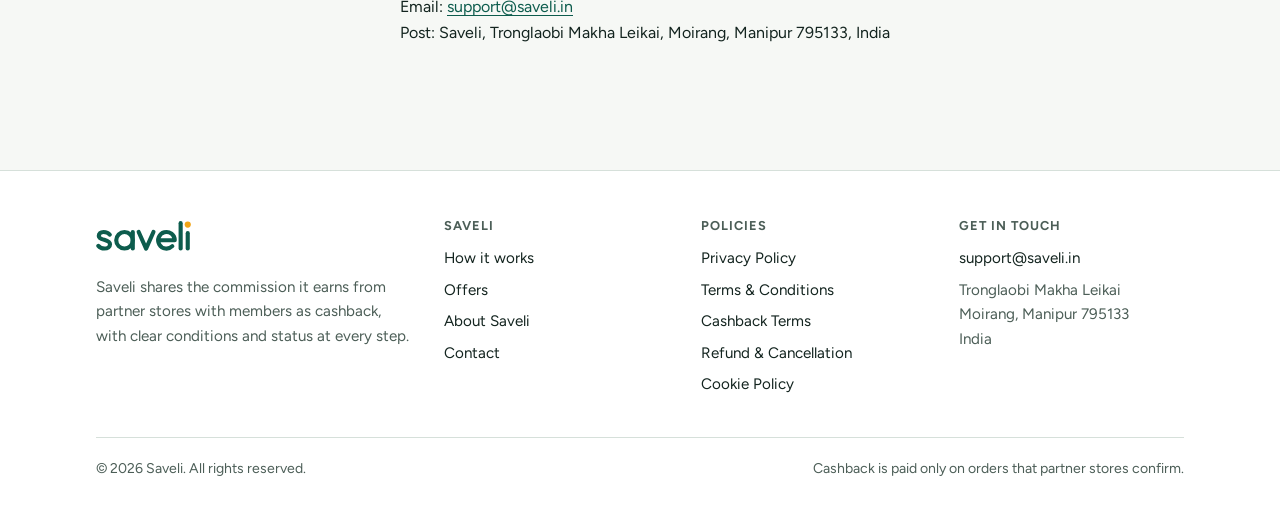
<file: cashback-terms.html>
<!doctype html>
<html lang="en-IN">
<head>
<meta charset="utf-8">
<meta name="viewport" content="width=device-width, initial-scale=1, viewport-fit=cover">
<title>Cashback Terms | Saveli</title>
<meta name="description" content="Saveli Cashback Terms: tracking conditions, how cashback is calculated, statuses and validation, declined cashback, missing claims and payouts.">
<meta name="robots" content="index,follow">
<link rel="canonical" href="https://saveli.in/cashback-terms.html">
<meta name="theme-color" content="#0D5C4D" media="(prefers-color-scheme: light)">
<meta name="theme-color" content="#0C1613" media="(prefers-color-scheme: dark)">
<meta name="color-scheme" content="light dark">
<meta property="og:type" content="website">
<meta property="og:site_name" content="Saveli">
<meta property="og:locale" content="en_IN">
<meta property="og:title" content="Cashback Terms | Saveli">
<meta property="og:description" content="Saveli Cashback Terms: tracking conditions, how cashback is calculated, statuses and validation, declined cashback, missing claims and payouts.">
<meta property="og:url" content="https://saveli.in/cashback-terms.html">
<meta property="og:image" content="https://saveli.in/assets/img/og-image.png">
<meta property="og:image:width" content="1200">
<meta property="og:image:height" content="630">
<meta property="og:image:alt" content="Saveli logo with the line: cashback on your online shopping, explained clearly">
<meta name="twitter:card" content="summary_large_image">
<meta name="twitter:title" content="Cashback Terms | Saveli">
<meta name="twitter:description" content="Saveli Cashback Terms: tracking conditions, how cashback is calculated, statuses and validation, declined cashback, missing claims and payouts.">
<meta name="twitter:image" content="https://saveli.in/assets/img/og-image.png">
<link rel="icon" href="favicon.ico" sizes="32x32">
<link rel="icon" href="assets/img/favicon.svg" type="image/svg+xml">
<link rel="apple-touch-icon" href="assets/img/apple-touch-icon.png">
<link rel="manifest" href="site.webmanifest">
<link rel="preconnect" href="https://fonts.googleapis.com">
<link rel="preconnect" href="https://fonts.gstatic.com" crossorigin>
<link rel="stylesheet" href="https://fonts.googleapis.com/css2?family=Bricolage+Grotesque:opsz,wght@12..96,600..800&family=Figtree:wght@400;600;700&display=swap">
<link rel="stylesheet" href="assets/css/styles.css">
<script>document.documentElement.classList.add("js")</script>
<script src="assets/js/main.js" defer></script>
</head>
<body>
<a class="skip-link" href="#main">Skip to content</a>
<header class="site-header">
  <div class="wrap header-inner">
    <a class="brand" href="index.html" aria-label="Saveli home"><svg width="112" height="40" viewBox="0 0 162 58" fill="none" stroke="currentColor" stroke-width="7" stroke-linecap="round" stroke-linejoin="round" role="img" aria-label="Saveli">
<path d="M23 26.5C20.5 23 16 22 12.5 22C7.5 22 4.5 24.8 4.5 28.6C4.5 36.5 23.5 34 23.5 42.6C23.5 47 19.8 50 14 50C9.8 50 6 48.2 3.8 45.5"/><circle cx="48" cy="36" r="14"/><path d="M62 22V50"/><path d="M72 22L84.5 50L97 22"/><path d="M105 36H133A14 14 0 1 0 128.9 45.9"/><path d="M143 7V50"/><path d="M155 24V50"/><circle cx="155" cy="9.5" r="5.2" stroke="none" style="fill:var(--coin)"/></svg></a>
    <button class="nav-toggle" type="button" aria-expanded="false" aria-controls="site-nav"><svg width="24" height="24" viewBox="0 0 24 24" fill="none" stroke="currentColor" stroke-width="1.8" stroke-linecap="round" stroke-linejoin="round" aria-hidden="true" focusable="false"><path d="M4 7h16M4 12h16M4 17h16"/></svg><span class="nav-toggle-label">Menu</span></button>
    <nav class="site-nav" id="site-nav" aria-label="Main">
      <ul>
        <li><a href="how-it-works.html">How it works</a></li><li><a href="offers.html">Offers</a></li><li><a href="about.html">About</a></li><li><a class="nav-cta" href="contact.html">Contact</a></li>
      </ul>
    </nav>
  </div>
</header>
<main id="main" tabindex="-1">
<section class="page-hero">
  <div class="wrap">
    <div class="stack">
      <p class="eyebrow">Policies</p>
      <h1>Cashback Terms</h1>
      <p class="lede">When you earn cashback, how stores validate it, and how and when it is paid to you.</p>
      <p class="small muted">Last updated: <time datetime="2026-09-30">30 September 2026</time></p>
    </div>
  </div>
</section>
<section class="section-tight">
  <div class="wrap legal">
    <nav class="legal-toc" aria-label="On this page"><p>On this page</p><ol><li><a href="#basics">How cashback is earned</a></li><li><a href="#tracking">Tracking conditions</a></li><li><a href="#amount">How the amount is calculated</a></li><li><a href="#statuses">Statuses and validation</a></li><li><a href="#declined">When cashback is declined or reduced</a></li><li><a href="#missing">Missing cashback claims</a></li><li><a href="#payout">Withdrawing cashback</a></li><li><a href="#nature">What cashback is not</a></li><li><a href="#changes">Changes to offers and these terms</a></li><li><a href="#contact">Questions</a></li></ol></nav>
    <article class="prose"><h2 id="basics">How cashback is earned</h2>
<p>These Cashback Terms form part of our <a href="terms.html">Terms & Conditions</a>. They explain when you earn cashback, how it is confirmed, and how it is paid.</p>
<p>Cashback is a share of the commission a partner store pays Saveli for your order. You earn cashback only when all of these are true:</p>
<ul>
<li>you are logged in to your Saveli account when you click through to the store;</li>
<li>the store or its affiliate network tracks the order and reports it to Saveli;</li>
<li>the order meets the store’s offer conditions;</li>
<li>the store confirms the order and pays Saveli the commission.</li>
</ul><h2 id="tracking">Tracking conditions</h2>
<p>Tracking depends on the store recognising that your visit came from Saveli. Orders may not track if:</p>
<ul>
<li>you did not start the visit from a Saveli link, or you completed the order later in a different visit, browser or device, unless the offer says otherwise;</li>
<li>cookies were blocked, or an ad blocker or browser extension removed the tracking;</li>
<li>you visited another cashback, coupon or comparison website before paying;</li>
<li>you used a coupon code that the offer does not list or allow;</li>
<li>the order was placed through a channel the offer excludes, such as the store’s app or phone orders.</li>
</ul><h2 id="amount">How the amount is calculated</h2>
<p>Cashback is calculated on the order value the store reports as eligible, at the rate shown on the Saveli offer when you clicked through. The eligible value usually excludes taxes, delivery charges, convenience or payment fees, gift wrapping and amounts paid using gift cards, store credit or wallet balances.</p>
<p>If the store reports your order in a different category, or at a different value, from the one you expected, the cashback follows what the store reports. Where an offer says “up to”, the highest rate applies only to some products or categories.</p><h2 id="statuses">Statuses and validation</h2>
<div class="table-wrap"><table>
<thead><tr><th scope="col">Status</th><th scope="col">Meaning</th></tr></thead>
<tbody>
<tr><td><span class="pill pill-tracked">Tracked</span></td><td>The store has reported your order. The amount may still change.</td></tr>
<tr><td><span class="pill pill-pending">Pending</span></td><td>The store is waiting for its return and cancellation window to close and is validating the order.</td></tr>
<tr><td><span class="pill pill-confirmed">Confirmed</span></td><td>The store has approved the order. You can withdraw this cashback.</td></tr>
<tr><td><span class="pill pill-paid">Paid</span></td><td>Saveli has sent the cashback to your chosen UPI ID or bank account.</td></tr>
<tr><td><span class="pill pill-declined">Declined</span></td><td>The store has rejected the order, and no cashback is payable.</td></tr>
</tbody></table></div>
<p>Validation periods are set by each store and differ by store and category. The expected confirmation time shown on an offer is the store’s estimate, and stores sometimes take longer. Saveli cannot confirm cashback before the store does.</p><h2 id="declined">When cashback is declined or reduced</h2>
<p>Cashback may be declined or reduced if:</p>
<ul>
<li>the order is cancelled, returned, exchanged or partly returned;</li>
<li>the order breaks the offer’s conditions, for example an excluded product, payment method or coupon;</li>
<li>the store does not pay Saveli the commission for the order;</li>
<li>the order is fraudulent, or breaks our Terms & Conditions.</li>
</ul>
<p>If a store reverses a commission after cashback has been paid to you, we may deduct that amount from your future cashback.</p><h2 id="missing">Missing cashback claims</h2>
<p>If an order does not appear in your account within the tracking time shown on the offer, email us with the store name, order date, order ID, order amount and a copy of the order confirmation or invoice. We will raise a claim with the store or its affiliate network. Stores often have their own deadlines for claims, so please contact us as soon as you notice an order is missing. The store decides whether to accept a claim.</p><h2 id="payout">Withdrawing cashback</h2>
<ul>
<li>You can withdraw Confirmed cashback only. Tracked and Pending cashback cannot be withdrawn.</li>
<li>Payouts are made in Indian rupees to a UPI ID or Indian bank account held in your own name.</li>
<li>Any minimum withdrawal amount is shown in your account before you request a payout.</li>
<li>We may ask you to verify your identity or payout details before paying, to protect you and us against fraud.</li>
<li>Check your payout details carefully. We are not responsible for payments sent to incorrect details you provided. If a transfer fails, the amount goes back to your Confirmed balance.</li>
<li>Where the law requires tax to be deducted from a payout, we will deduct it and tell you.</li>
</ul><h2 id="nature">What cashback is not</h2>
<p>Cashback is a partial refund on purchases you choose to make. It is not a salary, investment return or guaranteed amount, and it has no value until it is Confirmed. Please do not buy something only to earn cashback.</p><h2 id="changes">Changes to offers and these terms</h2>
<p>Stores can change or end their offers at any time. We may update these Cashback Terms, and we will tell account holders about significant changes by email. Changes do not affect cashback that is already Confirmed.</p><h2 id="contact">Questions</h2><p>If you have questions about your cashback, contact us:</p><p>Email: <a href="mailto:support@saveli.in">support@saveli.in</a><br>Post: Saveli, Tronglaobi Makha Leikai, Moirang, Manipur 795133, India</p></article>
  </div>
</section>
</main>
<footer class="site-footer">
  <div class="wrap">
    <div class="footer-grid">
      <div class="footer-brand">
        <a href="index.html" aria-label="Saveli home"><svg width="112" height="40" viewBox="0 0 162 58" fill="none" stroke="currentColor" stroke-width="7" stroke-linecap="round" stroke-linejoin="round" role="img" aria-label="Saveli">
<path d="M23 26.5C20.5 23 16 22 12.5 22C7.5 22 4.5 24.8 4.5 28.6C4.5 36.5 23.5 34 23.5 42.6C23.5 47 19.8 50 14 50C9.8 50 6 48.2 3.8 45.5"/><circle cx="48" cy="36" r="14"/><path d="M62 22V50"/><path d="M72 22L84.5 50L97 22"/><path d="M105 36H133A14 14 0 1 0 128.9 45.9"/><path d="M143 7V50"/><path d="M155 24V50"/><circle cx="155" cy="9.5" r="5.2" stroke="none" style="fill:var(--coin)"/></svg></a>
        <p>Saveli shares the commission it earns from partner stores with members as cashback, with clear conditions and status at every step.</p>
      </div>
      <div>
        <h2>Saveli</h2>
        <ul>
          <li><a href="how-it-works.html">How it works</a></li>
          <li><a href="offers.html">Offers</a></li>
          <li><a href="about.html">About Saveli</a></li>
          <li><a href="contact.html">Contact</a></li>
        </ul>
      </div>
      <div>
        <h2>Policies</h2>
        <ul><li><a href="privacy-policy.html">Privacy Policy</a></li><li><a href="terms.html">Terms & Conditions</a></li><li><a href="cashback-terms.html">Cashback Terms</a></li><li><a href="refund-policy.html">Refund & Cancellation</a></li><li><a href="cookie-policy.html">Cookie Policy</a></li></ul>
      </div>
      <div>
        <h2>Get in touch</h2>
        <ul>
          <li><a href="mailto:support@saveli.in">support@saveli.in</a></li>
          <li><address>Tronglaobi Makha Leikai<br>Moirang, Manipur 795133<br>India</address></li>
        </ul>
      </div>
    </div>
    <div class="footer-bottom">
      <p>&copy; <span data-year>2026</span> Saveli. All rights reserved.</p>
      <p>Cashback is paid only on orders that partner stores confirm.</p>
    </div>
  </div>
</footer>
</body>
</html>
</file>
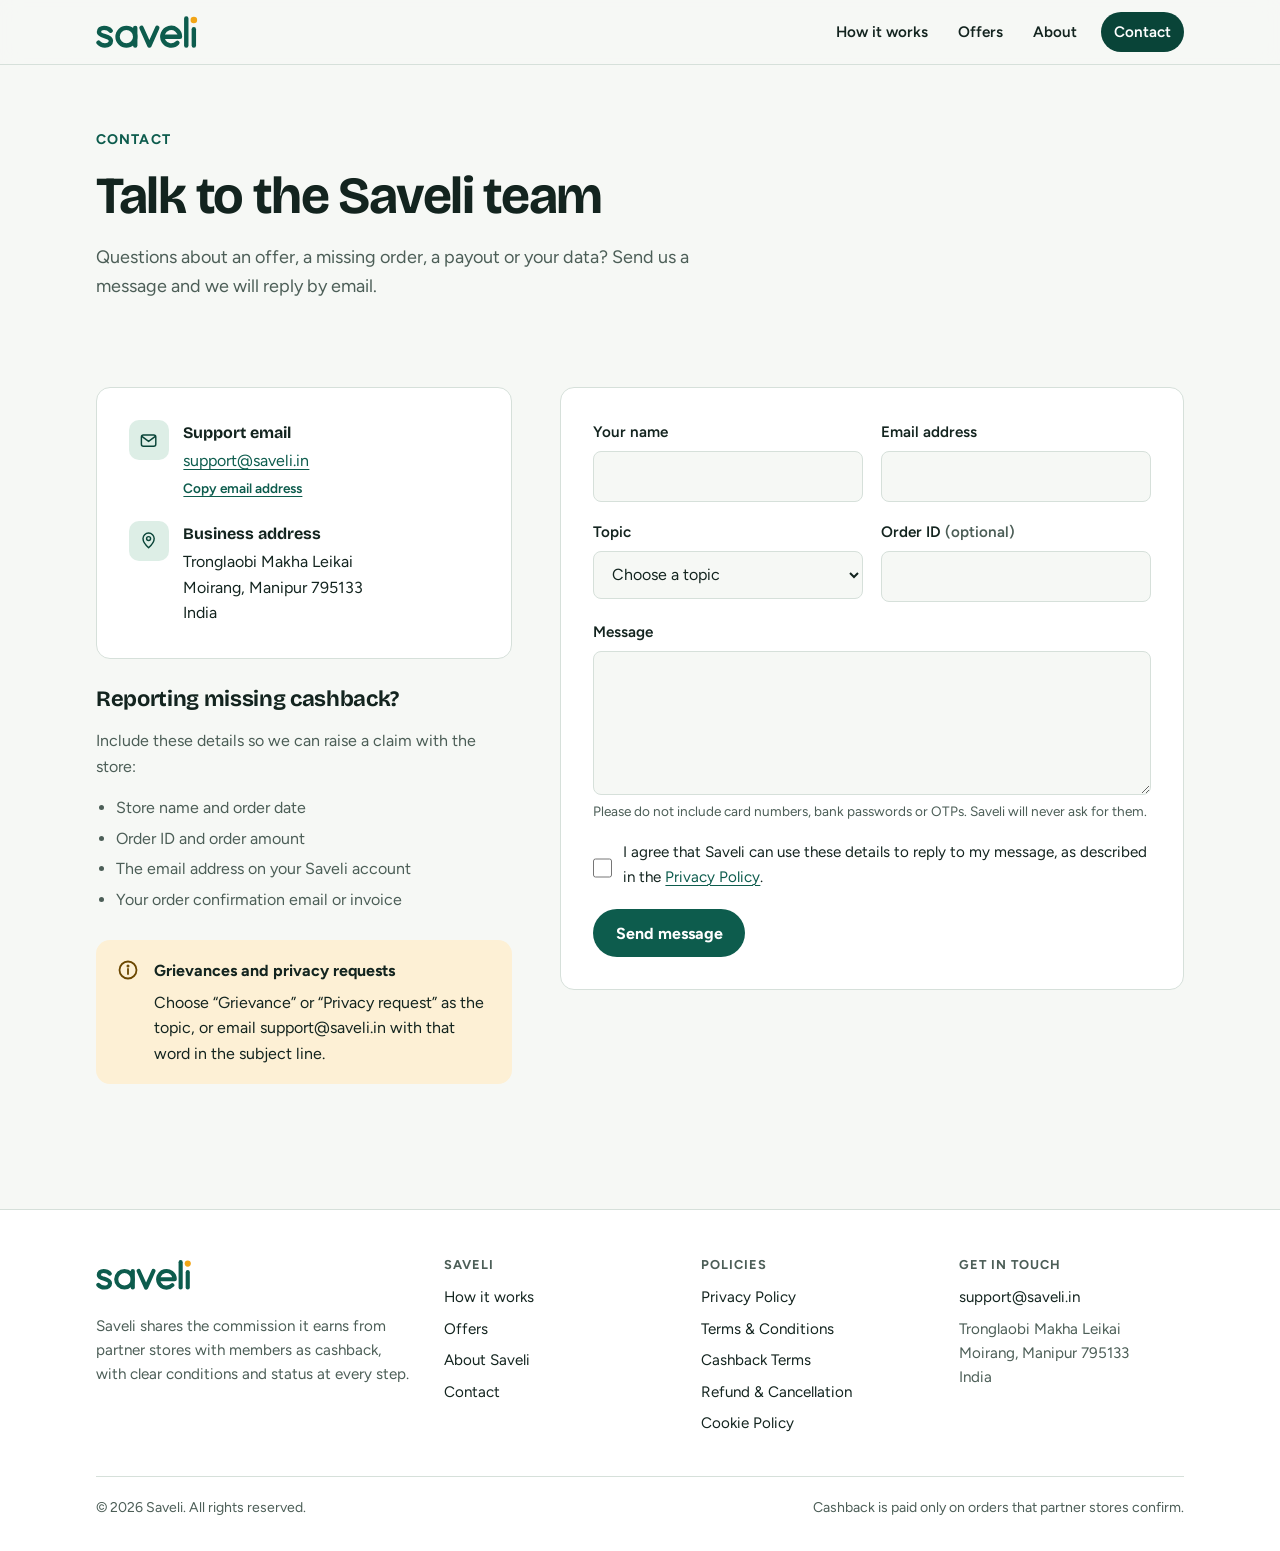
<file: contact.html>
<!doctype html>
<html lang="en-IN">
<head>
<meta charset="utf-8">
<meta name="viewport" content="width=device-width, initial-scale=1, viewport-fit=cover">
<title>Contact Saveli | Support email and address</title>
<meta name="description" content="Contact Saveli about offers, missing cashback, payouts, privacy or grievances. Email support@saveli.in or use the contact form.">
<meta name="robots" content="index,follow">
<link rel="canonical" href="https://saveli.in/contact.html">
<meta name="theme-color" content="#0D5C4D" media="(prefers-color-scheme: light)">
<meta name="theme-color" content="#0C1613" media="(prefers-color-scheme: dark)">
<meta name="color-scheme" content="light dark">
<meta property="og:type" content="website">
<meta property="og:site_name" content="Saveli">
<meta property="og:locale" content="en_IN">
<meta property="og:title" content="Contact Saveli | Support email and address">
<meta property="og:description" content="Contact Saveli about offers, missing cashback, payouts, privacy or grievances. Email support@saveli.in or use the contact form.">
<meta property="og:url" content="https://saveli.in/contact.html">
<meta property="og:image" content="https://saveli.in/assets/img/og-image.png">
<meta property="og:image:width" content="1200">
<meta property="og:image:height" content="630">
<meta property="og:image:alt" content="Saveli logo with the line: cashback on your online shopping, explained clearly">
<meta name="twitter:card" content="summary_large_image">
<meta name="twitter:title" content="Contact Saveli | Support email and address">
<meta name="twitter:description" content="Contact Saveli about offers, missing cashback, payouts, privacy or grievances. Email support@saveli.in or use the contact form.">
<meta name="twitter:image" content="https://saveli.in/assets/img/og-image.png">
<link rel="icon" href="favicon.ico" sizes="32x32">
<link rel="icon" href="assets/img/favicon.svg" type="image/svg+xml">
<link rel="apple-touch-icon" href="assets/img/apple-touch-icon.png">
<link rel="manifest" href="site.webmanifest">
<link rel="preconnect" href="https://fonts.googleapis.com">
<link rel="preconnect" href="https://fonts.gstatic.com" crossorigin>
<link rel="stylesheet" href="https://fonts.googleapis.com/css2?family=Bricolage+Grotesque:opsz,wght@12..96,600..800&family=Figtree:wght@400;600;700&display=swap">
<link rel="stylesheet" href="assets/css/styles.css">
<script>document.documentElement.classList.add("js")</script>
<script type="application/ld+json">{"@context": "https://schema.org", "@type": "ContactPage", "name": "Contact Saveli", "url": "https://saveli.in/contact.html"}</script>
<script src="assets/js/main.js" defer></script>
</head>
<body>
<a class="skip-link" href="#main">Skip to content</a>
<header class="site-header">
  <div class="wrap header-inner">
    <a class="brand" href="index.html" aria-label="Saveli home"><svg width="112" height="40" viewBox="0 0 162 58" fill="none" stroke="currentColor" stroke-width="7" stroke-linecap="round" stroke-linejoin="round" role="img" aria-label="Saveli">
<path d="M23 26.5C20.5 23 16 22 12.5 22C7.5 22 4.5 24.8 4.5 28.6C4.5 36.5 23.5 34 23.5 42.6C23.5 47 19.8 50 14 50C9.8 50 6 48.2 3.8 45.5"/><circle cx="48" cy="36" r="14"/><path d="M62 22V50"/><path d="M72 22L84.5 50L97 22"/><path d="M105 36H133A14 14 0 1 0 128.9 45.9"/><path d="M143 7V50"/><path d="M155 24V50"/><circle cx="155" cy="9.5" r="5.2" stroke="none" style="fill:var(--coin)"/></svg></a>
    <button class="nav-toggle" type="button" aria-expanded="false" aria-controls="site-nav"><svg width="24" height="24" viewBox="0 0 24 24" fill="none" stroke="currentColor" stroke-width="1.8" stroke-linecap="round" stroke-linejoin="round" aria-hidden="true" focusable="false"><path d="M4 7h16M4 12h16M4 17h16"/></svg><span class="nav-toggle-label">Menu</span></button>
    <nav class="site-nav" id="site-nav" aria-label="Main">
      <ul>
        <li><a href="how-it-works.html">How it works</a></li><li><a href="offers.html">Offers</a></li><li><a href="about.html">About</a></li><li><a class="nav-cta" href="contact.html" aria-current="page">Contact</a></li>
      </ul>
    </nav>
  </div>
</header>
<main id="main" tabindex="-1">
<section class="page-hero">
  <div class="wrap">
    <div class="stack">
      <p class="eyebrow">Contact</p>
      <h1>Talk to the Saveli team</h1>
      <p class="lede">Questions about an offer, a missing order, a payout or your data? Send us a message and we will reply by email.</p>
    </div>
  </div>
</section>

<section class="section-tight">
  <div class="wrap contact-grid">
    <div class="stack-lg">
      <div class="panel contact-card">
        <div class="contact-item"><span class="icon"><svg width="24" height="24" viewBox="0 0 24 24" fill="none" stroke="currentColor" stroke-width="1.8" stroke-linecap="round" stroke-linejoin="round" aria-hidden="true" focusable="false"><rect x="3" y="5" width="18" height="14" rx="2.5"/><path d="m4 7 8 6 8-6"/></svg></span><div><strong>Support email</strong><a href="mailto:support@saveli.in">support@saveli.in</a><button type="button" class="copy-btn" data-copy="support@saveli.in" hidden>Copy email address</button></div></div>
        <div class="contact-item"><span class="icon"><svg width="24" height="24" viewBox="0 0 24 24" fill="none" stroke="currentColor" stroke-width="1.8" stroke-linecap="round" stroke-linejoin="round" aria-hidden="true" focusable="false"><path d="M12 21s-7-6.2-7-11.5a7 7 0 0 1 14 0C19 14.8 12 21 12 21Z"/><circle cx="12" cy="9.5" r="2.5"/></svg></span><div><strong>Business address</strong><address>Tronglaobi Makha Leikai<br>Moirang, Manipur 795133<br>India</address></div></div>
      </div>
      <div class="stack">
        <h2 style="font-size:var(--step-2)">Reporting missing cashback?</h2>
        <p class="muted">Include these details so we can raise a claim with the store:</p>
        <ul class="muted" style="display:grid;gap:.3rem">
          <li>Store name and order date</li>
          <li>Order ID and order amount</li>
          <li>The email address on your Saveli account</li>
          <li>Your order confirmation email or invoice</li>
        </ul>
      </div>
      <div class="callout"><svg width="24" height="24" viewBox="0 0 24 24" fill="none" stroke="currentColor" stroke-width="1.8" stroke-linecap="round" stroke-linejoin="round" aria-hidden="true" focusable="false"><circle cx="12" cy="12" r="8.5"/><path d="M12 11v5"/><circle cx="12" cy="8" r=".6" fill="currentColor"/></svg><div><p><strong>Grievances and privacy requests</strong></p><p>Choose “Grievance” or “Privacy request” as the topic, or email support@saveli.in with that word in the subject line.</p></div></div>
    </div>

    <div class="panel">
      <form id="contact-form" class="form" action="contact.php" method="post" data-endpoint="contact.php" data-email="support@saveli.in" novalidate>
        <div id="form-status" class="form-status" role="status" aria-live="polite" tabindex="-1" hidden></div>
        <div class="form-row">
          <div class="field">
            <label for="name">Your name</label>
            <input id="name" name="name" type="text" autocomplete="name" required minlength="2" maxlength="120" aria-describedby="name-error">
            <p class="error" id="name-error" hidden></p>
          </div>
          <div class="field">
            <label for="email">Email address</label>
            <input id="email" name="email" type="email" autocomplete="email" required maxlength="200" aria-describedby="email-error">
            <p class="error" id="email-error" hidden></p>
          </div>
        </div>
        <div class="form-row">
          <div class="field">
            <label for="topic">Topic</label>
            <select id="topic" name="topic" required aria-describedby="topic-error">
              <option value="">Choose a topic</option>
              <option>Missing cashback</option>
              <option>Payout</option>
              <option>Account</option>
              <option>Partnerships</option>
              <option>Privacy request</option>
              <option>Grievance</option>
              <option>Other</option>
            </select>
            <p class="error" id="topic-error" hidden></p>
          </div>
          <div class="field">
            <label for="order">Order ID <span class="muted">(optional)</span></label>
            <input id="order" name="order" type="text" maxlength="120" autocomplete="off">
          </div>
        </div>
        <div class="field">
          <label for="message">Message</label>
          <textarea id="message" name="message" required minlength="10" maxlength="5000" aria-describedby="message-hint message-error"></textarea>
          <p class="hint" id="message-hint">Please do not include card numbers, bank passwords or OTPs. Saveli will never ask for them.</p>
          <p class="error" id="message-error" hidden></p>
        </div>
        <div class="hp" aria-hidden="true">
          <label for="website">Leave this field empty</label>
          <input id="website" name="website" type="text" tabindex="-1" autocomplete="off">
        </div>
        <div class="field">
          <label class="check" for="consent"><input id="consent" name="consent" type="checkbox" value="yes" required aria-describedby="consent-error"><span>I agree that Saveli can use these details to reply to my message, as described in the <a href="privacy-policy.html">Privacy Policy</a>.</span></label>
          <p class="error" id="consent-error" hidden></p>
        </div>
        <div><button class="btn btn-primary" type="submit">Send message</button></div>
      </form>
    </div>
  </div>
</section>

</main>
<footer class="site-footer">
  <div class="wrap">
    <div class="footer-grid">
      <div class="footer-brand">
        <a href="index.html" aria-label="Saveli home"><svg width="112" height="40" viewBox="0 0 162 58" fill="none" stroke="currentColor" stroke-width="7" stroke-linecap="round" stroke-linejoin="round" role="img" aria-label="Saveli">
<path d="M23 26.5C20.5 23 16 22 12.5 22C7.5 22 4.5 24.8 4.5 28.6C4.5 36.5 23.5 34 23.5 42.6C23.5 47 19.8 50 14 50C9.8 50 6 48.2 3.8 45.5"/><circle cx="48" cy="36" r="14"/><path d="M62 22V50"/><path d="M72 22L84.5 50L97 22"/><path d="M105 36H133A14 14 0 1 0 128.9 45.9"/><path d="M143 7V50"/><path d="M155 24V50"/><circle cx="155" cy="9.5" r="5.2" stroke="none" style="fill:var(--coin)"/></svg></a>
        <p>Saveli shares the commission it earns from partner stores with members as cashback, with clear conditions and status at every step.</p>
      </div>
      <div>
        <h2>Saveli</h2>
        <ul>
          <li><a href="how-it-works.html">How it works</a></li>
          <li><a href="offers.html">Offers</a></li>
          <li><a href="about.html">About Saveli</a></li>
          <li><a href="contact.html">Contact</a></li>
        </ul>
      </div>
      <div>
        <h2>Policies</h2>
        <ul><li><a href="privacy-policy.html">Privacy Policy</a></li><li><a href="terms.html">Terms & Conditions</a></li><li><a href="cashback-terms.html">Cashback Terms</a></li><li><a href="refund-policy.html">Refund & Cancellation</a></li><li><a href="cookie-policy.html">Cookie Policy</a></li></ul>
      </div>
      <div>
        <h2>Get in touch</h2>
        <ul>
          <li><a href="mailto:support@saveli.in">support@saveli.in</a></li>
          <li><address>Tronglaobi Makha Leikai<br>Moirang, Manipur 795133<br>India</address></li>
        </ul>
      </div>
    </div>
    <div class="footer-bottom">
      <p>&copy; <span data-year>2026</span> Saveli. All rights reserved.</p>
      <p>Cashback is paid only on orders that partner stores confirm.</p>
    </div>
  </div>
</footer>
</body>
</html>
</file>
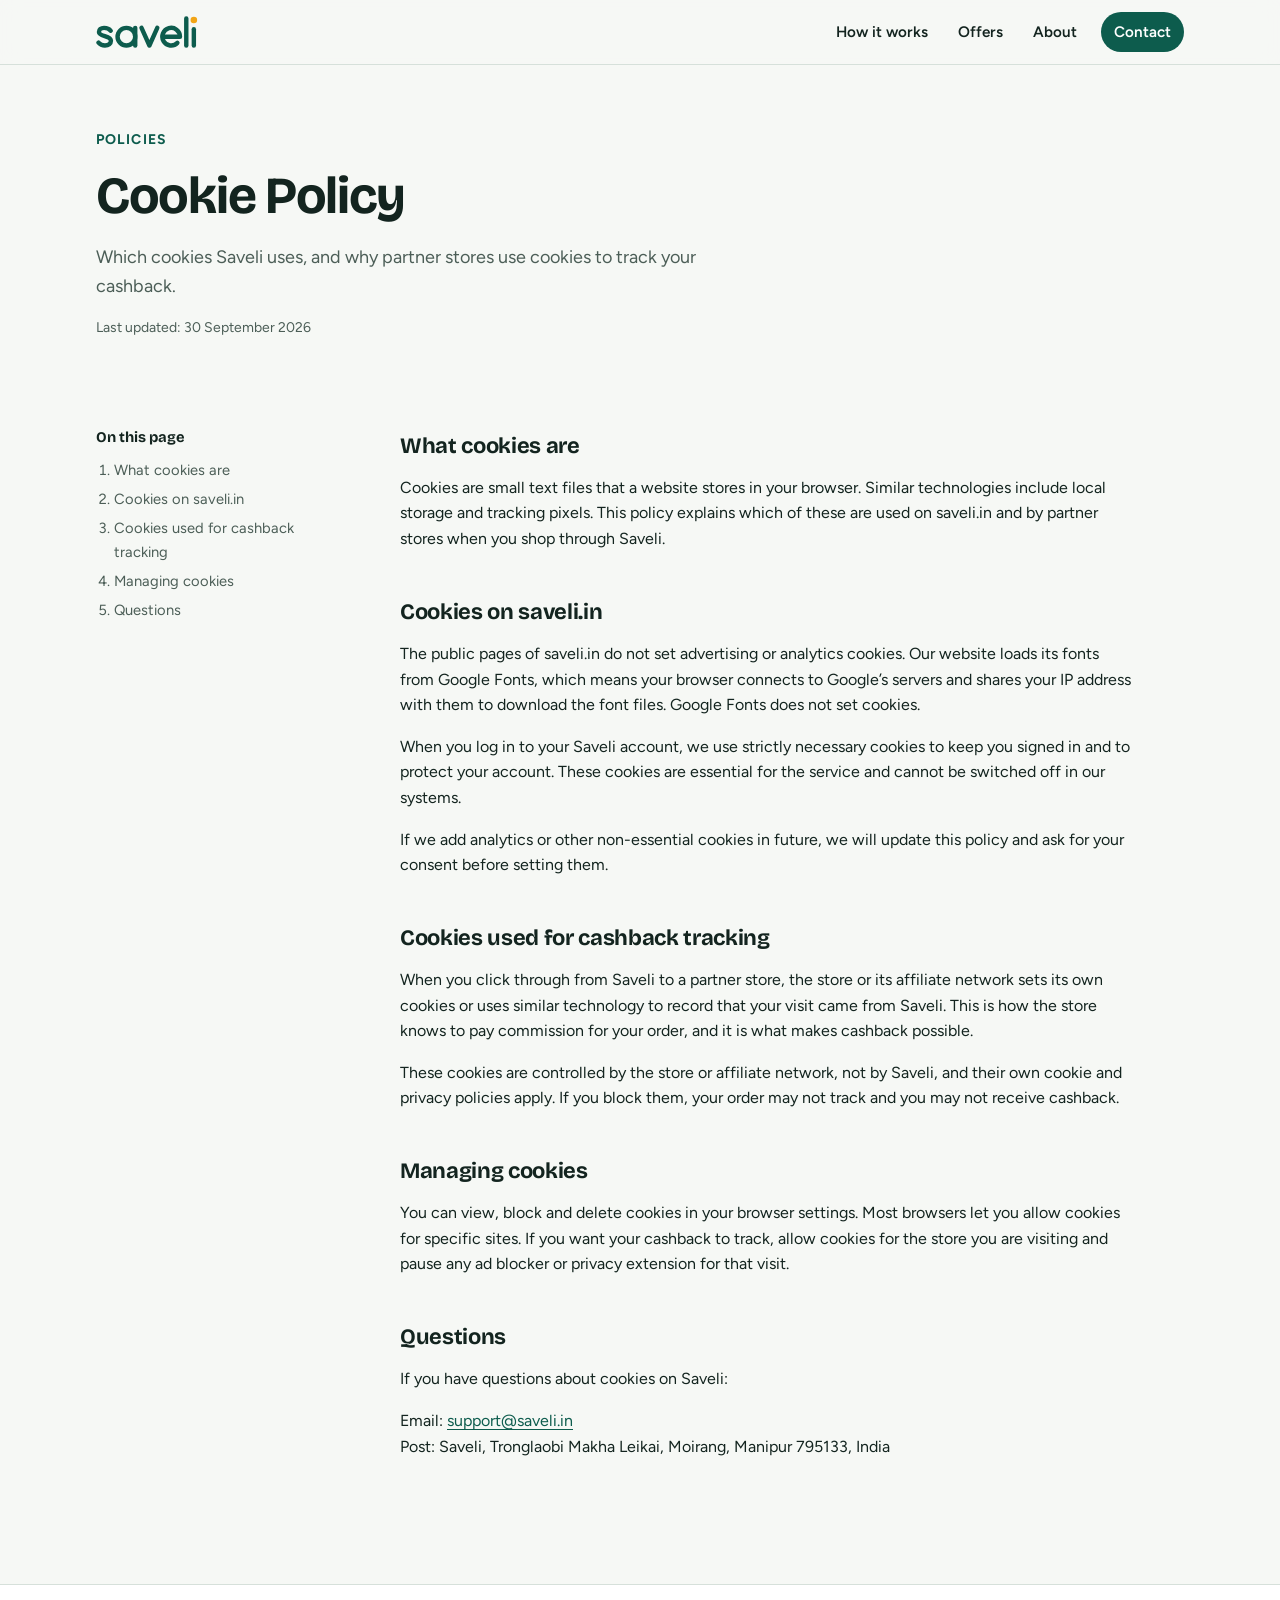
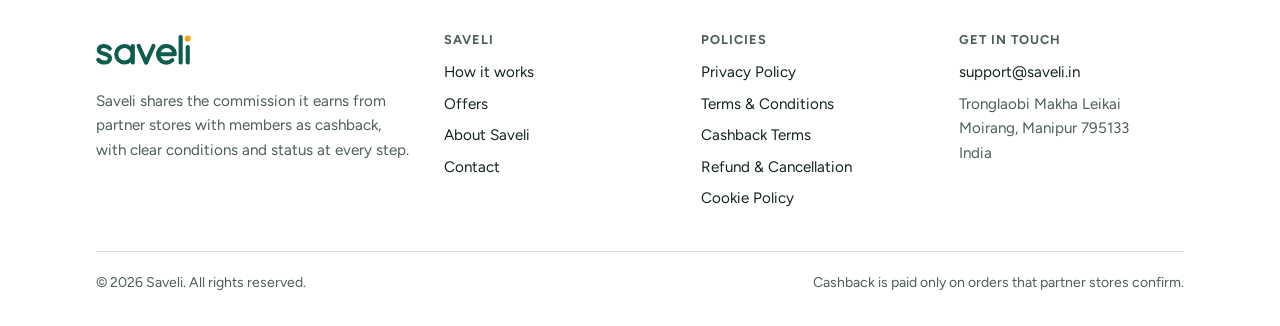
<file: cookie-policy.html>
<!doctype html>
<html lang="en-IN">
<head>
<meta charset="utf-8">
<meta name="viewport" content="width=device-width, initial-scale=1, viewport-fit=cover">
<title>Cookie Policy | Saveli</title>
<meta name="description" content="Which cookies saveli.in uses, how partner stores use cookies to track cashback, and how to manage cookies in your browser.">
<meta name="robots" content="index,follow">
<link rel="canonical" href="https://saveli.in/cookie-policy.html">
<meta name="theme-color" content="#0D5C4D" media="(prefers-color-scheme: light)">
<meta name="theme-color" content="#0C1613" media="(prefers-color-scheme: dark)">
<meta name="color-scheme" content="light dark">
<meta property="og:type" content="website">
<meta property="og:site_name" content="Saveli">
<meta property="og:locale" content="en_IN">
<meta property="og:title" content="Cookie Policy | Saveli">
<meta property="og:description" content="Which cookies saveli.in uses, how partner stores use cookies to track cashback, and how to manage cookies in your browser.">
<meta property="og:url" content="https://saveli.in/cookie-policy.html">
<meta property="og:image" content="https://saveli.in/assets/img/og-image.png">
<meta property="og:image:width" content="1200">
<meta property="og:image:height" content="630">
<meta property="og:image:alt" content="Saveli logo with the line: cashback on your online shopping, explained clearly">
<meta name="twitter:card" content="summary_large_image">
<meta name="twitter:title" content="Cookie Policy | Saveli">
<meta name="twitter:description" content="Which cookies saveli.in uses, how partner stores use cookies to track cashback, and how to manage cookies in your browser.">
<meta name="twitter:image" content="https://saveli.in/assets/img/og-image.png">
<link rel="icon" href="favicon.ico" sizes="32x32">
<link rel="icon" href="assets/img/favicon.svg" type="image/svg+xml">
<link rel="apple-touch-icon" href="assets/img/apple-touch-icon.png">
<link rel="manifest" href="site.webmanifest">
<link rel="preconnect" href="https://fonts.googleapis.com">
<link rel="preconnect" href="https://fonts.gstatic.com" crossorigin>
<link rel="stylesheet" href="https://fonts.googleapis.com/css2?family=Bricolage+Grotesque:opsz,wght@12..96,600..800&family=Figtree:wght@400;600;700&display=swap">
<link rel="stylesheet" href="assets/css/styles.css">
<script>document.documentElement.classList.add("js")</script>
<script src="assets/js/main.js" defer></script>
</head>
<body>
<a class="skip-link" href="#main">Skip to content</a>
<header class="site-header">
  <div class="wrap header-inner">
    <a class="brand" href="index.html" aria-label="Saveli home"><svg width="112" height="40" viewBox="0 0 162 58" fill="none" stroke="currentColor" stroke-width="7" stroke-linecap="round" stroke-linejoin="round" role="img" aria-label="Saveli">
<path d="M23 26.5C20.5 23 16 22 12.5 22C7.5 22 4.5 24.8 4.5 28.6C4.5 36.5 23.5 34 23.5 42.6C23.5 47 19.8 50 14 50C9.8 50 6 48.2 3.8 45.5"/><circle cx="48" cy="36" r="14"/><path d="M62 22V50"/><path d="M72 22L84.5 50L97 22"/><path d="M105 36H133A14 14 0 1 0 128.9 45.9"/><path d="M143 7V50"/><path d="M155 24V50"/><circle cx="155" cy="9.5" r="5.2" stroke="none" style="fill:var(--coin)"/></svg></a>
    <button class="nav-toggle" type="button" aria-expanded="false" aria-controls="site-nav"><svg width="24" height="24" viewBox="0 0 24 24" fill="none" stroke="currentColor" stroke-width="1.8" stroke-linecap="round" stroke-linejoin="round" aria-hidden="true" focusable="false"><path d="M4 7h16M4 12h16M4 17h16"/></svg><span class="nav-toggle-label">Menu</span></button>
    <nav class="site-nav" id="site-nav" aria-label="Main">
      <ul>
        <li><a href="how-it-works.html">How it works</a></li><li><a href="offers.html">Offers</a></li><li><a href="about.html">About</a></li><li><a class="nav-cta" href="contact.html">Contact</a></li>
      </ul>
    </nav>
  </div>
</header>
<main id="main" tabindex="-1">
<section class="page-hero">
  <div class="wrap">
    <div class="stack">
      <p class="eyebrow">Policies</p>
      <h1>Cookie Policy</h1>
      <p class="lede">Which cookies Saveli uses, and why partner stores use cookies to track your cashback.</p>
      <p class="small muted">Last updated: <time datetime="2026-09-30">30 September 2026</time></p>
    </div>
  </div>
</section>
<section class="section-tight">
  <div class="wrap legal">
    <nav class="legal-toc" aria-label="On this page"><p>On this page</p><ol><li><a href="#what">What cookies are</a></li><li><a href="#ours">Cookies on saveli.in</a></li><li><a href="#stores">Cookies used for cashback tracking</a></li><li><a href="#control">Managing cookies</a></li><li><a href="#contact">Questions</a></li></ol></nav>
    <article class="prose"><h2 id="what">What cookies are</h2>
<p>Cookies are small text files that a website stores in your browser. Similar technologies include local storage and tracking pixels. This policy explains which of these are used on saveli.in and by partner stores when you shop through Saveli.</p><h2 id="ours">Cookies on saveli.in</h2>
<p>The public pages of saveli.in do not set advertising or analytics cookies. Our website loads its fonts from Google Fonts, which means your browser connects to Google’s servers and shares your IP address with them to download the font files. Google Fonts does not set cookies.</p>
<p>When you log in to your Saveli account, we use strictly necessary cookies to keep you signed in and to protect your account. These cookies are essential for the service and cannot be switched off in our systems.</p>
<p>If we add analytics or other non-essential cookies in future, we will update this policy and ask for your consent before setting them.</p><h2 id="stores">Cookies used for cashback tracking</h2>
<p>When you click through from Saveli to a partner store, the store or its affiliate network sets its own cookies or uses similar technology to record that your visit came from Saveli. This is how the store knows to pay commission for your order, and it is what makes cashback possible.</p>
<p>These cookies are controlled by the store or affiliate network, not by Saveli, and their own cookie and privacy policies apply. If you block them, your order may not track and you may not receive cashback.</p><h2 id="control">Managing cookies</h2>
<p>You can view, block and delete cookies in your browser settings. Most browsers let you allow cookies for specific sites. If you want your cashback to track, allow cookies for the store you are visiting and pause any ad blocker or privacy extension for that visit.</p><h2 id="contact">Questions</h2><p>If you have questions about cookies on Saveli:</p><p>Email: <a href="mailto:support@saveli.in">support@saveli.in</a><br>Post: Saveli, Tronglaobi Makha Leikai, Moirang, Manipur 795133, India</p></article>
  </div>
</section>
</main>
<footer class="site-footer">
  <div class="wrap">
    <div class="footer-grid">
      <div class="footer-brand">
        <a href="index.html" aria-label="Saveli home"><svg width="112" height="40" viewBox="0 0 162 58" fill="none" stroke="currentColor" stroke-width="7" stroke-linecap="round" stroke-linejoin="round" role="img" aria-label="Saveli">
<path d="M23 26.5C20.5 23 16 22 12.5 22C7.5 22 4.5 24.8 4.5 28.6C4.5 36.5 23.5 34 23.5 42.6C23.5 47 19.8 50 14 50C9.8 50 6 48.2 3.8 45.5"/><circle cx="48" cy="36" r="14"/><path d="M62 22V50"/><path d="M72 22L84.5 50L97 22"/><path d="M105 36H133A14 14 0 1 0 128.9 45.9"/><path d="M143 7V50"/><path d="M155 24V50"/><circle cx="155" cy="9.5" r="5.2" stroke="none" style="fill:var(--coin)"/></svg></a>
        <p>Saveli shares the commission it earns from partner stores with members as cashback, with clear conditions and status at every step.</p>
      </div>
      <div>
        <h2>Saveli</h2>
        <ul>
          <li><a href="how-it-works.html">How it works</a></li>
          <li><a href="offers.html">Offers</a></li>
          <li><a href="about.html">About Saveli</a></li>
          <li><a href="contact.html">Contact</a></li>
        </ul>
      </div>
      <div>
        <h2>Policies</h2>
        <ul><li><a href="privacy-policy.html">Privacy Policy</a></li><li><a href="terms.html">Terms & Conditions</a></li><li><a href="cashback-terms.html">Cashback Terms</a></li><li><a href="refund-policy.html">Refund & Cancellation</a></li><li><a href="cookie-policy.html">Cookie Policy</a></li></ul>
      </div>
      <div>
        <h2>Get in touch</h2>
        <ul>
          <li><a href="mailto:support@saveli.in">support@saveli.in</a></li>
          <li><address>Tronglaobi Makha Leikai<br>Moirang, Manipur 795133<br>India</address></li>
        </ul>
      </div>
    </div>
    <div class="footer-bottom">
      <p>&copy; <span data-year>2026</span> Saveli. All rights reserved.</p>
      <p>Cashback is paid only on orders that partner stores confirm.</p>
    </div>
  </div>
</footer>
</body>
</html>
</file>
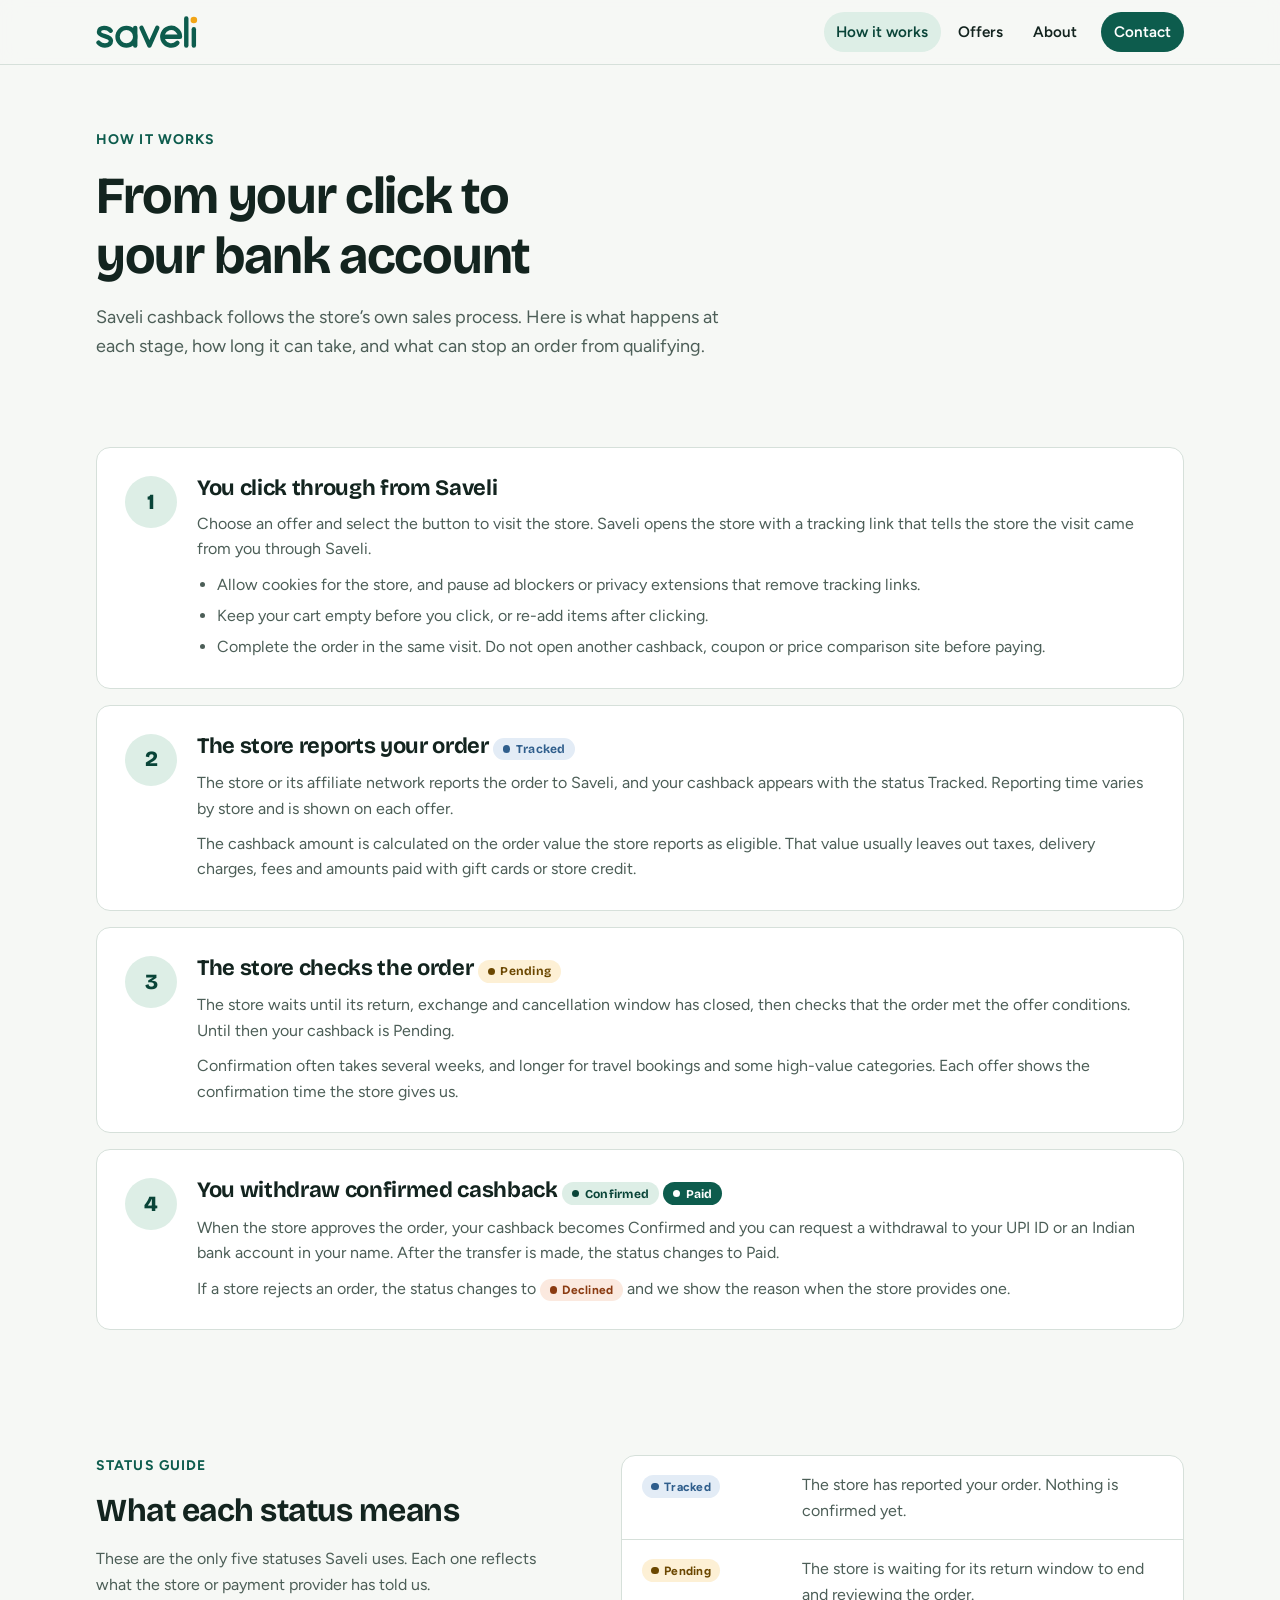
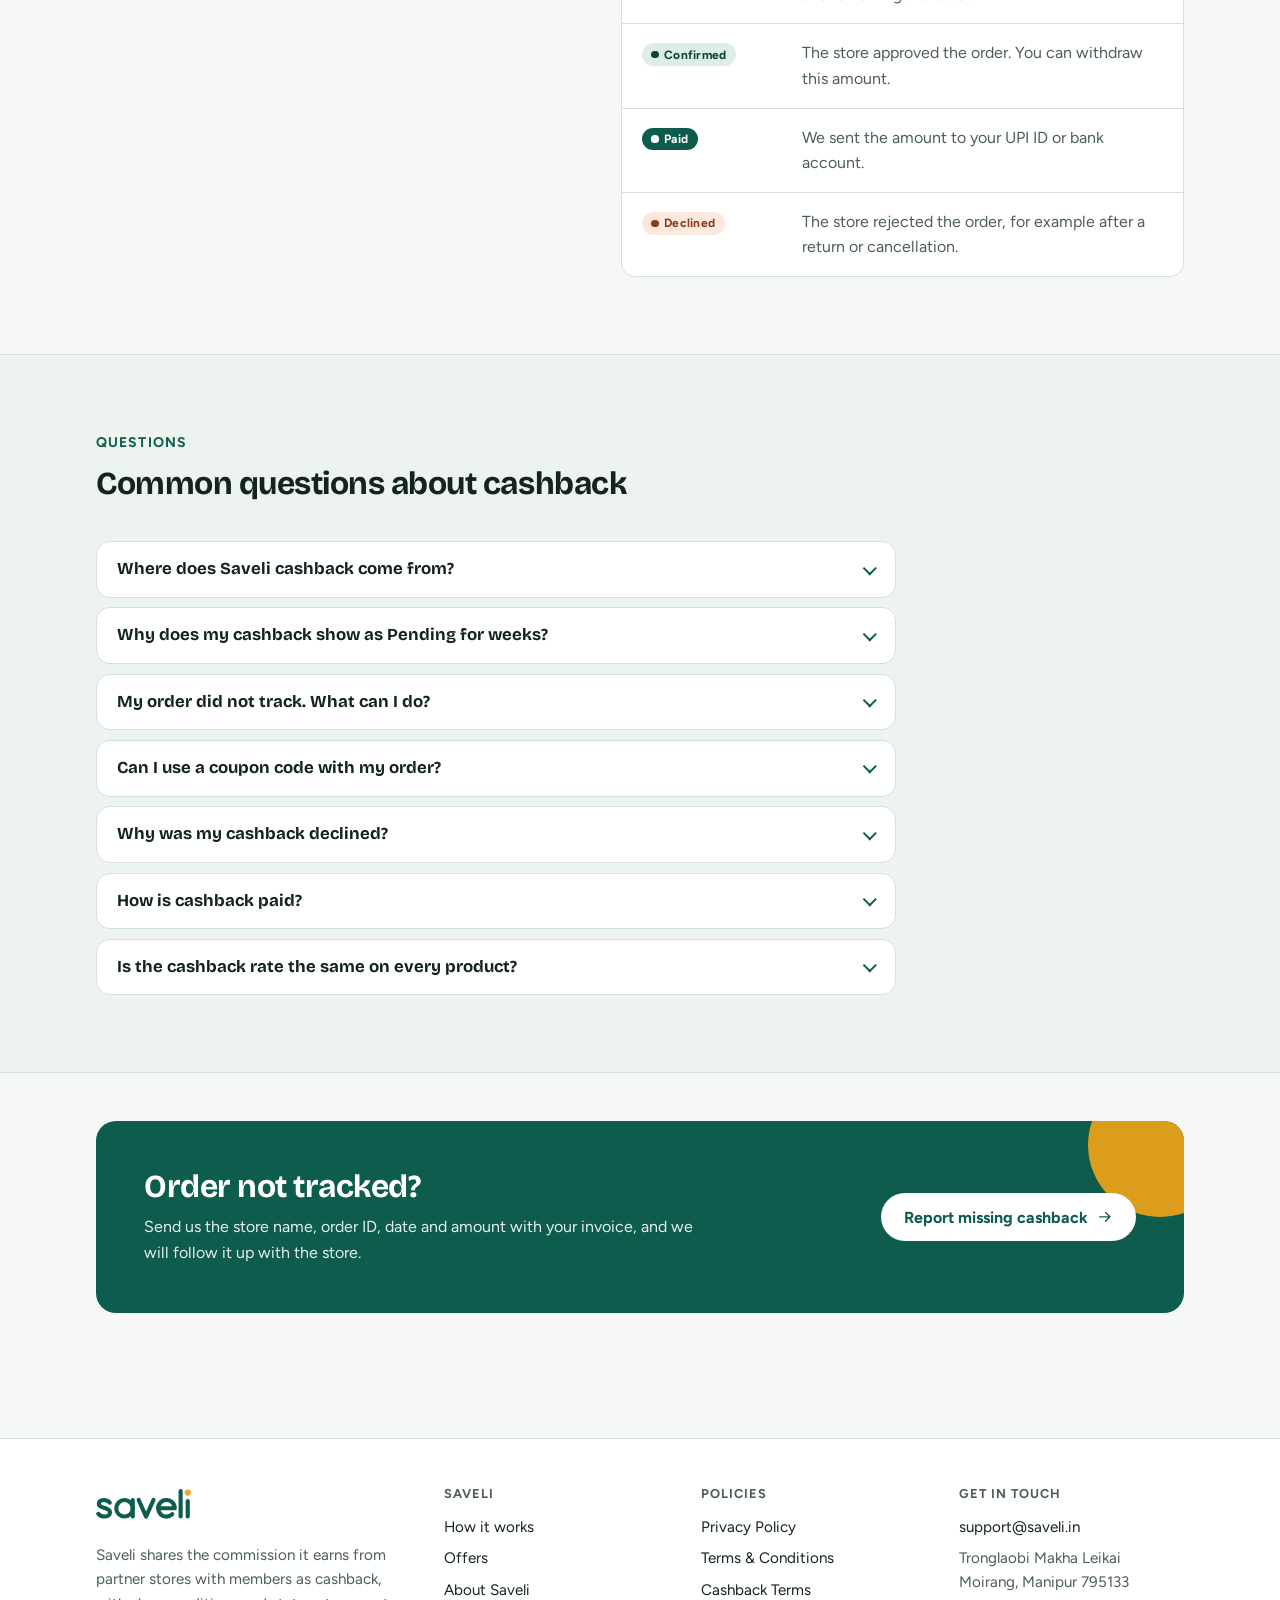
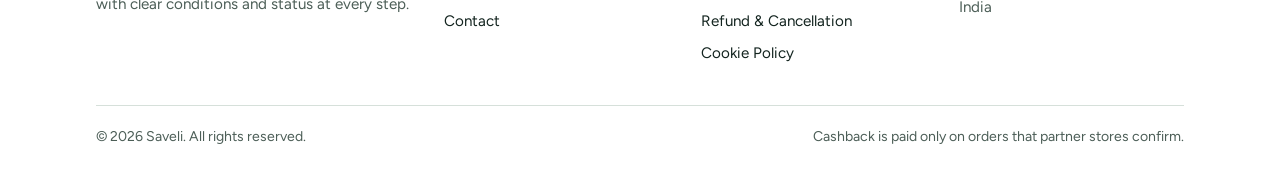
<file: how-it-works.html>
<!doctype html>
<html lang="en-IN">
<head>
<meta charset="utf-8">
<meta name="viewport" content="width=device-width, initial-scale=1, viewport-fit=cover">
<title>How Saveli cashback works | Tracking, confirmation and payouts</title>
<meta name="description" content="Step-by-step guide to Saveli cashback: how orders are tracked, why cashback stays pending, what gets declined, and how confirmed cashback is paid to UPI or bank.">
<meta name="robots" content="index,follow">
<link rel="canonical" href="https://saveli.in/how-it-works.html">
<meta name="theme-color" content="#0D5C4D" media="(prefers-color-scheme: light)">
<meta name="theme-color" content="#0C1613" media="(prefers-color-scheme: dark)">
<meta name="color-scheme" content="light dark">
<meta property="og:type" content="website">
<meta property="og:site_name" content="Saveli">
<meta property="og:locale" content="en_IN">
<meta property="og:title" content="How Saveli cashback works | Tracking, confirmation and payouts">
<meta property="og:description" content="Step-by-step guide to Saveli cashback: how orders are tracked, why cashback stays pending, what gets declined, and how confirmed cashback is paid to UPI or bank.">
<meta property="og:url" content="https://saveli.in/how-it-works.html">
<meta property="og:image" content="https://saveli.in/assets/img/og-image.png">
<meta property="og:image:width" content="1200">
<meta property="og:image:height" content="630">
<meta property="og:image:alt" content="Saveli logo with the line: cashback on your online shopping, explained clearly">
<meta name="twitter:card" content="summary_large_image">
<meta name="twitter:title" content="How Saveli cashback works | Tracking, confirmation and payouts">
<meta name="twitter:description" content="Step-by-step guide to Saveli cashback: how orders are tracked, why cashback stays pending, what gets declined, and how confirmed cashback is paid to UPI or bank.">
<meta name="twitter:image" content="https://saveli.in/assets/img/og-image.png">
<link rel="icon" href="favicon.ico" sizes="32x32">
<link rel="icon" href="assets/img/favicon.svg" type="image/svg+xml">
<link rel="apple-touch-icon" href="assets/img/apple-touch-icon.png">
<link rel="manifest" href="site.webmanifest">
<link rel="preconnect" href="https://fonts.googleapis.com">
<link rel="preconnect" href="https://fonts.gstatic.com" crossorigin>
<link rel="stylesheet" href="https://fonts.googleapis.com/css2?family=Bricolage+Grotesque:opsz,wght@12..96,600..800&family=Figtree:wght@400;600;700&display=swap">
<link rel="stylesheet" href="assets/css/styles.css">
<script>document.documentElement.classList.add("js")</script>
<script type="application/ld+json">{"@context": "https://schema.org", "@type": "FAQPage", "mainEntity": [{"@type": "Question", "name": "Where does Saveli cashback come from?", "acceptedAnswer": {"@type": "Answer", "text": "Partner stores pay Saveli a commission, usually through an affiliate network, when a shopper they receive from Saveli places a valid order. Saveli passes a share of that commission to you as cashback. The rate shown on each offer is the share you receive."}}, {"@type": "Question", "name": "Why does my cashback show as Pending for weeks?", "acceptedAnswer": {"@type": "Answer", "text": "Stores approve commission only after their return, exchange and cancellation window has closed and they have reconciled their orders. This is why each offer shows an expected confirmation time. Saveli cannot mark cashback as Confirmed before the store does."}}, {"@type": "Question", "name": "My order did not track. What can I do?", "acceptedAnswer": {"@type": "Answer", "text": "Write to us with the store name, order date, order ID and order amount, and attach your order confirmation email or invoice. We will raise a claim with the store or its affiliate network. The store decides whether to accept the claim."}}, {"@type": "Question", "name": "Can I use a coupon code with my order?", "acceptedAnswer": {"@type": "Answer", "text": "Only use coupon codes that are listed on the Saveli offer or that the offer says are allowed. Codes from other websites often cancel the tracking, and the store may decline the cashback."}}, {"@type": "Question", "name": "Why was my cashback declined?", "acceptedAnswer": {"@type": "Answer", "text": "Common reasons are a cancelled or returned order, a coupon code the store does not allow, a product category excluded from the offer, or the store not being able to match the order to your click. Where the store gives us a reason, we show it to you."}}, {"@type": "Question", "name": "How is cashback paid?", "acceptedAnswer": {"@type": "Answer", "text": "Once cashback is Confirmed, you can withdraw it to a UPI ID or an Indian bank account held in your own name. Any minimum withdrawal amount is shown to you before you request a payout."}}, {"@type": "Question", "name": "Is the cashback rate the same on every product?", "acceptedAnswer": {"@type": "Answer", "text": "Not always. Stores often pay different rates by product category, and some categories are excluded. The offer page lists the rates and the exclusions we know about."}}]}</script>
<script src="assets/js/main.js" defer></script>
</head>
<body>
<a class="skip-link" href="#main">Skip to content</a>
<header class="site-header">
  <div class="wrap header-inner">
    <a class="brand" href="index.html" aria-label="Saveli home"><svg width="112" height="40" viewBox="0 0 162 58" fill="none" stroke="currentColor" stroke-width="7" stroke-linecap="round" stroke-linejoin="round" role="img" aria-label="Saveli">
<path d="M23 26.5C20.5 23 16 22 12.5 22C7.5 22 4.5 24.8 4.5 28.6C4.5 36.5 23.5 34 23.5 42.6C23.5 47 19.8 50 14 50C9.8 50 6 48.2 3.8 45.5"/><circle cx="48" cy="36" r="14"/><path d="M62 22V50"/><path d="M72 22L84.5 50L97 22"/><path d="M105 36H133A14 14 0 1 0 128.9 45.9"/><path d="M143 7V50"/><path d="M155 24V50"/><circle cx="155" cy="9.5" r="5.2" stroke="none" style="fill:var(--coin)"/></svg></a>
    <button class="nav-toggle" type="button" aria-expanded="false" aria-controls="site-nav"><svg width="24" height="24" viewBox="0 0 24 24" fill="none" stroke="currentColor" stroke-width="1.8" stroke-linecap="round" stroke-linejoin="round" aria-hidden="true" focusable="false"><path d="M4 7h16M4 12h16M4 17h16"/></svg><span class="nav-toggle-label">Menu</span></button>
    <nav class="site-nav" id="site-nav" aria-label="Main">
      <ul>
        <li><a href="how-it-works.html" aria-current="page">How it works</a></li><li><a href="offers.html">Offers</a></li><li><a href="about.html">About</a></li><li><a class="nav-cta" href="contact.html">Contact</a></li>
      </ul>
    </nav>
  </div>
</header>
<main id="main" tabindex="-1">
<section class="page-hero">
  <div class="wrap">
    <div class="stack">
      <p class="eyebrow">How it works</p>
      <h1>From your click to your bank account</h1>
      <p class="lede">Saveli cashback follows the store’s own sales process. Here is what happens at each stage, how long it can take, and what can stop an order from qualifying.</p>
    </div>
  </div>
</section>

<section class="section-tight" aria-label="The four stages">
  <div class="wrap">
    <div class="stages">
      <article class="stage"><div>
        <h2 style="font-size:var(--step-2)">You click through from Saveli</h2>
        <p>Choose an offer and select the button to visit the store. Saveli opens the store with a tracking link that tells the store the visit came from you through Saveli.</p>
        <ul>
          <li>Allow cookies for the store, and pause ad blockers or privacy extensions that remove tracking links.</li>
          <li>Keep your cart empty before you click, or re-add items after clicking.</li>
          <li>Complete the order in the same visit. Do not open another cashback, coupon or price comparison site before paying.</li>
        </ul>
      </div></article>
      <article class="stage"><div>
        <h2 style="font-size:var(--step-2)">The store reports your order <span class="pill pill-tracked">Tracked</span></h2>
        <p>The store or its affiliate network reports the order to Saveli, and your cashback appears with the status Tracked. Reporting time varies by store and is shown on each offer.</p>
        <p>The cashback amount is calculated on the order value the store reports as eligible. That value usually leaves out taxes, delivery charges, fees and amounts paid with gift cards or store credit.</p>
      </div></article>
      <article class="stage"><div>
        <h2 style="font-size:var(--step-2)">The store checks the order <span class="pill pill-pending">Pending</span></h2>
        <p>The store waits until its return, exchange and cancellation window has closed, then checks that the order met the offer conditions. Until then your cashback is Pending.</p>
        <p>Confirmation often takes several weeks, and longer for travel bookings and some high-value categories. Each offer shows the confirmation time the store gives us.</p>
      </div></article>
      <article class="stage"><div>
        <h2 style="font-size:var(--step-2)">You withdraw confirmed cashback <span class="pill pill-confirmed">Confirmed</span> <span class="pill pill-paid">Paid</span></h2>
        <p>When the store approves the order, your cashback becomes Confirmed and you can request a withdrawal to your UPI ID or an Indian bank account in your name. After the transfer is made, the status changes to Paid.</p>
        <p>If a store rejects an order, the status changes to <span class="pill pill-declined">Declined</span> and we show the reason when the store provides one.</p>
      </div></article>
    </div>
  </div>
</section>

<section class="section" aria-labelledby="status-title">
  <div class="wrap split">
    <div class="stack">
      <p class="eyebrow">Status guide</p>
      <h2 id="status-title">What each status means</h2>
      <p class="muted">These are the only five statuses Saveli uses. Each one reflects what the store or payment provider has told us.</p>
    </div>
    <div class="status-list">
      <div class="status-row"><span><span class="pill pill-tracked">Tracked</span></span><p>The store has reported your order. Nothing is confirmed yet.</p></div>
      <div class="status-row"><span><span class="pill pill-pending">Pending</span></span><p>The store is waiting for its return window to end and reviewing the order.</p></div>
      <div class="status-row"><span><span class="pill pill-confirmed">Confirmed</span></span><p>The store approved the order. You can withdraw this amount.</p></div>
      <div class="status-row"><span><span class="pill pill-paid">Paid</span></span><p>We sent the amount to your UPI ID or bank account.</p></div>
      <div class="status-row"><span><span class="pill pill-declined">Declined</span></span><p>The store rejected the order, for example after a return or cancellation.</p></div>
    </div>
  </div>
</section>

<section class="section section-alt" aria-labelledby="faq-title">
  <div class="wrap">
    <div class="section-head">
      <p class="eyebrow">Questions</p>
      <h2 id="faq-title">Common questions about cashback</h2>
    </div>
    <div class="faq"><details><summary>Where does Saveli cashback come from?</summary><div><p>Partner stores pay Saveli a commission, usually through an affiliate network, when a shopper they receive from Saveli places a valid order. Saveli passes a share of that commission to you as cashback. The rate shown on each offer is the share you receive.</p></div></details><details><summary>Why does my cashback show as Pending for weeks?</summary><div><p>Stores approve commission only after their return, exchange and cancellation window has closed and they have reconciled their orders. This is why each offer shows an expected confirmation time. Saveli cannot mark cashback as Confirmed before the store does.</p></div></details><details><summary>My order did not track. What can I do?</summary><div><p>Write to us with the store name, order date, order ID and order amount, and attach your order confirmation email or invoice. We will raise a claim with the store or its affiliate network. The store decides whether to accept the claim.</p></div></details><details><summary>Can I use a coupon code with my order?</summary><div><p>Only use coupon codes that are listed on the Saveli offer or that the offer says are allowed. Codes from other websites often cancel the tracking, and the store may decline the cashback.</p></div></details><details><summary>Why was my cashback declined?</summary><div><p>Common reasons are a cancelled or returned order, a coupon code the store does not allow, a product category excluded from the offer, or the store not being able to match the order to your click. Where the store gives us a reason, we show it to you.</p></div></details><details><summary>How is cashback paid?</summary><div><p>Once cashback is Confirmed, you can withdraw it to a UPI ID or an Indian bank account held in your own name. Any minimum withdrawal amount is shown to you before you request a payout.</p></div></details><details><summary>Is the cashback rate the same on every product?</summary><div><p>Not always. Stores often pay different rates by product category, and some categories are excluded. The offer page lists the rates and the exclusions we know about.</p></div></details></div>
  </div>
</section>

<section class="section-tight">
  <div class="wrap">
    <div class="cta-band">
      <div><h2>Order not tracked?</h2><p>Send us the store name, order ID, date and amount with your invoice, and we will follow it up with the store.</p></div>
      <a class="btn" href="contact.html">Report missing cashback <svg width="24" height="24" viewBox="0 0 24 24" fill="none" stroke="currentColor" stroke-width="1.8" stroke-linecap="round" stroke-linejoin="round" aria-hidden="true" focusable="false"><path d="M5 12h14M13 6l6 6-6 6"/></svg></a>
    </div>
  </div>
</section>

</main>
<footer class="site-footer">
  <div class="wrap">
    <div class="footer-grid">
      <div class="footer-brand">
        <a href="index.html" aria-label="Saveli home"><svg width="112" height="40" viewBox="0 0 162 58" fill="none" stroke="currentColor" stroke-width="7" stroke-linecap="round" stroke-linejoin="round" role="img" aria-label="Saveli">
<path d="M23 26.5C20.5 23 16 22 12.5 22C7.5 22 4.5 24.8 4.5 28.6C4.5 36.5 23.5 34 23.5 42.6C23.5 47 19.8 50 14 50C9.8 50 6 48.2 3.8 45.5"/><circle cx="48" cy="36" r="14"/><path d="M62 22V50"/><path d="M72 22L84.5 50L97 22"/><path d="M105 36H133A14 14 0 1 0 128.9 45.9"/><path d="M143 7V50"/><path d="M155 24V50"/><circle cx="155" cy="9.5" r="5.2" stroke="none" style="fill:var(--coin)"/></svg></a>
        <p>Saveli shares the commission it earns from partner stores with members as cashback, with clear conditions and status at every step.</p>
      </div>
      <div>
        <h2>Saveli</h2>
        <ul>
          <li><a href="how-it-works.html">How it works</a></li>
          <li><a href="offers.html">Offers</a></li>
          <li><a href="about.html">About Saveli</a></li>
          <li><a href="contact.html">Contact</a></li>
        </ul>
      </div>
      <div>
        <h2>Policies</h2>
        <ul><li><a href="privacy-policy.html">Privacy Policy</a></li><li><a href="terms.html">Terms & Conditions</a></li><li><a href="cashback-terms.html">Cashback Terms</a></li><li><a href="refund-policy.html">Refund & Cancellation</a></li><li><a href="cookie-policy.html">Cookie Policy</a></li></ul>
      </div>
      <div>
        <h2>Get in touch</h2>
        <ul>
          <li><a href="mailto:support@saveli.in">support@saveli.in</a></li>
          <li><address>Tronglaobi Makha Leikai<br>Moirang, Manipur 795133<br>India</address></li>
        </ul>
      </div>
    </div>
    <div class="footer-bottom">
      <p>&copy; <span data-year>2026</span> Saveli. All rights reserved.</p>
      <p>Cashback is paid only on orders that partner stores confirm.</p>
    </div>
  </div>
</footer>
</body>
</html>
</file>
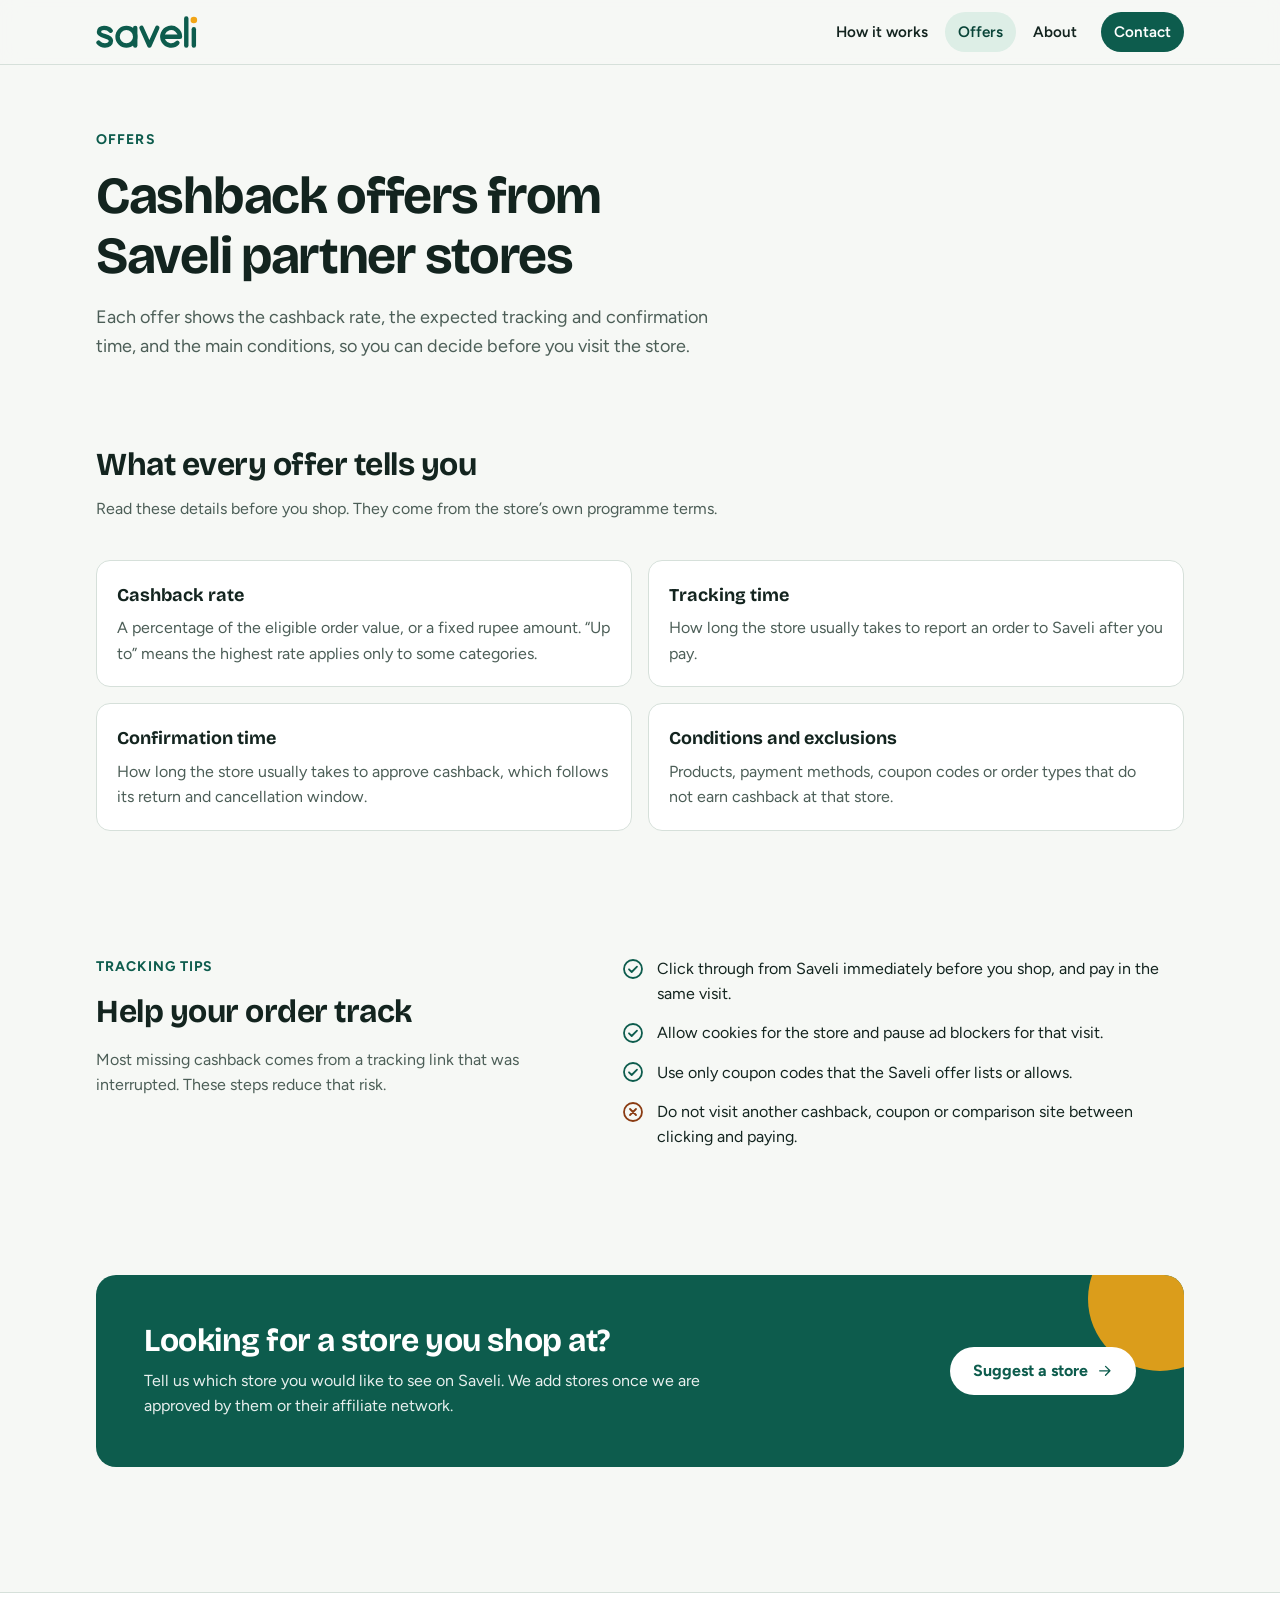
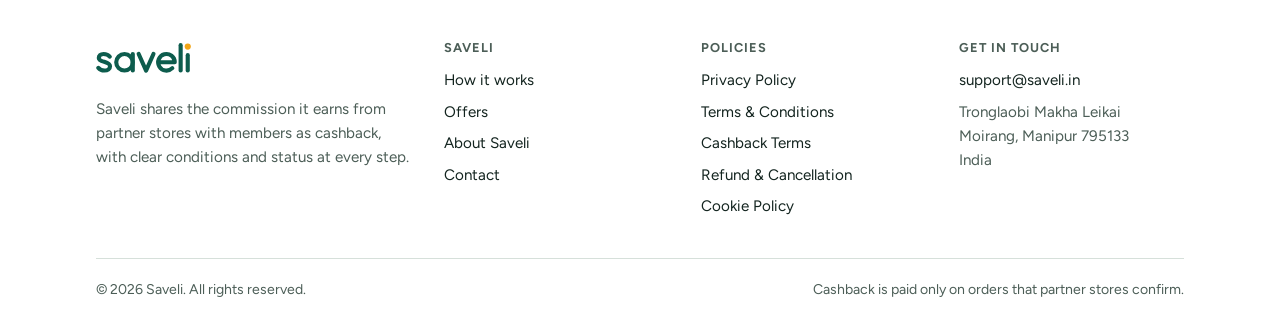
<file: offers.html>
<!doctype html>
<html lang="en-IN">
<head>
<meta charset="utf-8">
<meta name="viewport" content="width=device-width, initial-scale=1, viewport-fit=cover">
<title>Cashback offers | Saveli</title>
<meta name="description" content="Cashback offers from Saveli partner stores, with the rate, tracking time, confirmation time and conditions shown before you shop.">
<meta name="robots" content="index,follow">
<link rel="canonical" href="https://saveli.in/offers.html">
<meta name="theme-color" content="#0D5C4D" media="(prefers-color-scheme: light)">
<meta name="theme-color" content="#0C1613" media="(prefers-color-scheme: dark)">
<meta name="color-scheme" content="light dark">
<meta property="og:type" content="website">
<meta property="og:site_name" content="Saveli">
<meta property="og:locale" content="en_IN">
<meta property="og:title" content="Cashback offers | Saveli">
<meta property="og:description" content="Cashback offers from Saveli partner stores, with the rate, tracking time, confirmation time and conditions shown before you shop.">
<meta property="og:url" content="https://saveli.in/offers.html">
<meta property="og:image" content="https://saveli.in/assets/img/og-image.png">
<meta property="og:image:width" content="1200">
<meta property="og:image:height" content="630">
<meta property="og:image:alt" content="Saveli logo with the line: cashback on your online shopping, explained clearly">
<meta name="twitter:card" content="summary_large_image">
<meta name="twitter:title" content="Cashback offers | Saveli">
<meta name="twitter:description" content="Cashback offers from Saveli partner stores, with the rate, tracking time, confirmation time and conditions shown before you shop.">
<meta name="twitter:image" content="https://saveli.in/assets/img/og-image.png">
<link rel="icon" href="favicon.ico" sizes="32x32">
<link rel="icon" href="assets/img/favicon.svg" type="image/svg+xml">
<link rel="apple-touch-icon" href="assets/img/apple-touch-icon.png">
<link rel="manifest" href="site.webmanifest">
<link rel="preconnect" href="https://fonts.googleapis.com">
<link rel="preconnect" href="https://fonts.gstatic.com" crossorigin>
<link rel="stylesheet" href="https://fonts.googleapis.com/css2?family=Bricolage+Grotesque:opsz,wght@12..96,600..800&family=Figtree:wght@400;600;700&display=swap">
<link rel="stylesheet" href="assets/css/styles.css">
<script>document.documentElement.classList.add("js")</script>
<script src="assets/js/offers.js" defer></script>
<script src="assets/js/main.js" defer></script>
</head>
<body>
<a class="skip-link" href="#main">Skip to content</a>
<header class="site-header">
  <div class="wrap header-inner">
    <a class="brand" href="index.html" aria-label="Saveli home"><svg width="112" height="40" viewBox="0 0 162 58" fill="none" stroke="currentColor" stroke-width="7" stroke-linecap="round" stroke-linejoin="round" role="img" aria-label="Saveli">
<path d="M23 26.5C20.5 23 16 22 12.5 22C7.5 22 4.5 24.8 4.5 28.6C4.5 36.5 23.5 34 23.5 42.6C23.5 47 19.8 50 14 50C9.8 50 6 48.2 3.8 45.5"/><circle cx="48" cy="36" r="14"/><path d="M62 22V50"/><path d="M72 22L84.5 50L97 22"/><path d="M105 36H133A14 14 0 1 0 128.9 45.9"/><path d="M143 7V50"/><path d="M155 24V50"/><circle cx="155" cy="9.5" r="5.2" stroke="none" style="fill:var(--coin)"/></svg></a>
    <button class="nav-toggle" type="button" aria-expanded="false" aria-controls="site-nav"><svg width="24" height="24" viewBox="0 0 24 24" fill="none" stroke="currentColor" stroke-width="1.8" stroke-linecap="round" stroke-linejoin="round" aria-hidden="true" focusable="false"><path d="M4 7h16M4 12h16M4 17h16"/></svg><span class="nav-toggle-label">Menu</span></button>
    <nav class="site-nav" id="site-nav" aria-label="Main">
      <ul>
        <li><a href="how-it-works.html">How it works</a></li><li><a href="offers.html" aria-current="page">Offers</a></li><li><a href="about.html">About</a></li><li><a class="nav-cta" href="contact.html">Contact</a></li>
      </ul>
    </nav>
  </div>
</header>
<main id="main" tabindex="-1">
<section class="page-hero">
  <div class="wrap">
    <div class="stack">
      <p class="eyebrow">Offers</p>
      <h1>Cashback offers from Saveli partner stores</h1>
      <p class="lede">Each offer shows the cashback rate, the expected tracking and confirmation time, and the main conditions, so you can decide before you visit the store.</p>
    </div>
  </div>
</section>

<section class="section-tight" id="offers-live" hidden aria-labelledby="live-title">
  <div class="wrap">
    <div class="section-head"><h2 id="live-title">Current offers</h2></div>
    <div class="offer-filters" role="group" aria-label="Filter offers by category" hidden></div>
    <div class="offer-grid"></div>
    <p class="small muted" style="margin-top:1rem">Rates and conditions are set by each store and can change. The rate shown when you click through is the one we apply, unless the store reports your order under a different category.</p>
  </div>
</section>

<section class="section-tight" aria-labelledby="read-title">
  <div class="wrap">
    <div class="section-head">
      <h2 id="read-title">What every offer tells you</h2>
      <p class="muted">Read these details before you shop. They come from the store’s own programme terms.</p>
    </div>
    <dl class="offer-fields">
      <div><dt>Cashback rate</dt><dd>A percentage of the eligible order value, or a fixed rupee amount. “Up to” means the highest rate applies only to some categories.</dd></div>
      <div><dt>Tracking time</dt><dd>How long the store usually takes to report an order to Saveli after you pay.</dd></div>
      <div><dt>Confirmation time</dt><dd>How long the store usually takes to approve cashback, which follows its return and cancellation window.</dd></div>
      <div><dt>Conditions and exclusions</dt><dd>Products, payment methods, coupon codes or order types that do not earn cashback at that store.</dd></div>
    </dl>
  </div>
</section>

<section class="section" aria-labelledby="tips-title">
  <div class="wrap split">
    <div class="stack">
      <p class="eyebrow">Tracking tips</p>
      <h2 id="tips-title">Help your order track</h2>
      <p class="muted">Most missing cashback comes from a tracking link that was interrupted. These steps reduce that risk.</p>
    </div>
    <ul class="checklist">
      <li class="yes"><svg width="24" height="24" viewBox="0 0 24 24" fill="none" stroke="currentColor" stroke-width="1.8" stroke-linecap="round" stroke-linejoin="round" aria-hidden="true" focusable="false"><circle cx="12" cy="12" r="9"/><path d="m8 12.3 2.7 2.7L16 9.6"/></svg><span>Click through from Saveli immediately before you shop, and pay in the same visit.</span></li>
      <li class="yes"><svg width="24" height="24" viewBox="0 0 24 24" fill="none" stroke="currentColor" stroke-width="1.8" stroke-linecap="round" stroke-linejoin="round" aria-hidden="true" focusable="false"><circle cx="12" cy="12" r="9"/><path d="m8 12.3 2.7 2.7L16 9.6"/></svg><span>Allow cookies for the store and pause ad blockers for that visit.</span></li>
      <li class="yes"><svg width="24" height="24" viewBox="0 0 24 24" fill="none" stroke="currentColor" stroke-width="1.8" stroke-linecap="round" stroke-linejoin="round" aria-hidden="true" focusable="false"><circle cx="12" cy="12" r="9"/><path d="m8 12.3 2.7 2.7L16 9.6"/></svg><span>Use only coupon codes that the Saveli offer lists or allows.</span></li>
      <li class="no"><svg width="24" height="24" viewBox="0 0 24 24" fill="none" stroke="currentColor" stroke-width="1.8" stroke-linecap="round" stroke-linejoin="round" aria-hidden="true" focusable="false"><circle cx="12" cy="12" r="9"/><path d="m9 9 6 6M15 9l-6 6"/></svg><span>Do not visit another cashback, coupon or comparison site between clicking and paying.</span></li>
    </ul>
  </div>
</section>

<section class="section-tight">
  <div class="wrap">
    <div class="cta-band">
      <div><h2>Looking for a store you shop at?</h2><p>Tell us which store you would like to see on Saveli. We add stores once we are approved by them or their affiliate network.</p></div>
      <a class="btn" href="contact.html">Suggest a store <svg width="24" height="24" viewBox="0 0 24 24" fill="none" stroke="currentColor" stroke-width="1.8" stroke-linecap="round" stroke-linejoin="round" aria-hidden="true" focusable="false"><path d="M5 12h14M13 6l6 6-6 6"/></svg></a>
    </div>
  </div>
</section>

</main>
<footer class="site-footer">
  <div class="wrap">
    <div class="footer-grid">
      <div class="footer-brand">
        <a href="index.html" aria-label="Saveli home"><svg width="112" height="40" viewBox="0 0 162 58" fill="none" stroke="currentColor" stroke-width="7" stroke-linecap="round" stroke-linejoin="round" role="img" aria-label="Saveli">
<path d="M23 26.5C20.5 23 16 22 12.5 22C7.5 22 4.5 24.8 4.5 28.6C4.5 36.5 23.5 34 23.5 42.6C23.5 47 19.8 50 14 50C9.8 50 6 48.2 3.8 45.5"/><circle cx="48" cy="36" r="14"/><path d="M62 22V50"/><path d="M72 22L84.5 50L97 22"/><path d="M105 36H133A14 14 0 1 0 128.9 45.9"/><path d="M143 7V50"/><path d="M155 24V50"/><circle cx="155" cy="9.5" r="5.2" stroke="none" style="fill:var(--coin)"/></svg></a>
        <p>Saveli shares the commission it earns from partner stores with members as cashback, with clear conditions and status at every step.</p>
      </div>
      <div>
        <h2>Saveli</h2>
        <ul>
          <li><a href="how-it-works.html">How it works</a></li>
          <li><a href="offers.html">Offers</a></li>
          <li><a href="about.html">About Saveli</a></li>
          <li><a href="contact.html">Contact</a></li>
        </ul>
      </div>
      <div>
        <h2>Policies</h2>
        <ul><li><a href="privacy-policy.html">Privacy Policy</a></li><li><a href="terms.html">Terms & Conditions</a></li><li><a href="cashback-terms.html">Cashback Terms</a></li><li><a href="refund-policy.html">Refund & Cancellation</a></li><li><a href="cookie-policy.html">Cookie Policy</a></li></ul>
      </div>
      <div>
        <h2>Get in touch</h2>
        <ul>
          <li><a href="mailto:support@saveli.in">support@saveli.in</a></li>
          <li><address>Tronglaobi Makha Leikai<br>Moirang, Manipur 795133<br>India</address></li>
        </ul>
      </div>
    </div>
    <div class="footer-bottom">
      <p>&copy; <span data-year>2026</span> Saveli. All rights reserved.</p>
      <p>Cashback is paid only on orders that partner stores confirm.</p>
    </div>
  </div>
</footer>
</body>
</html>
</file>
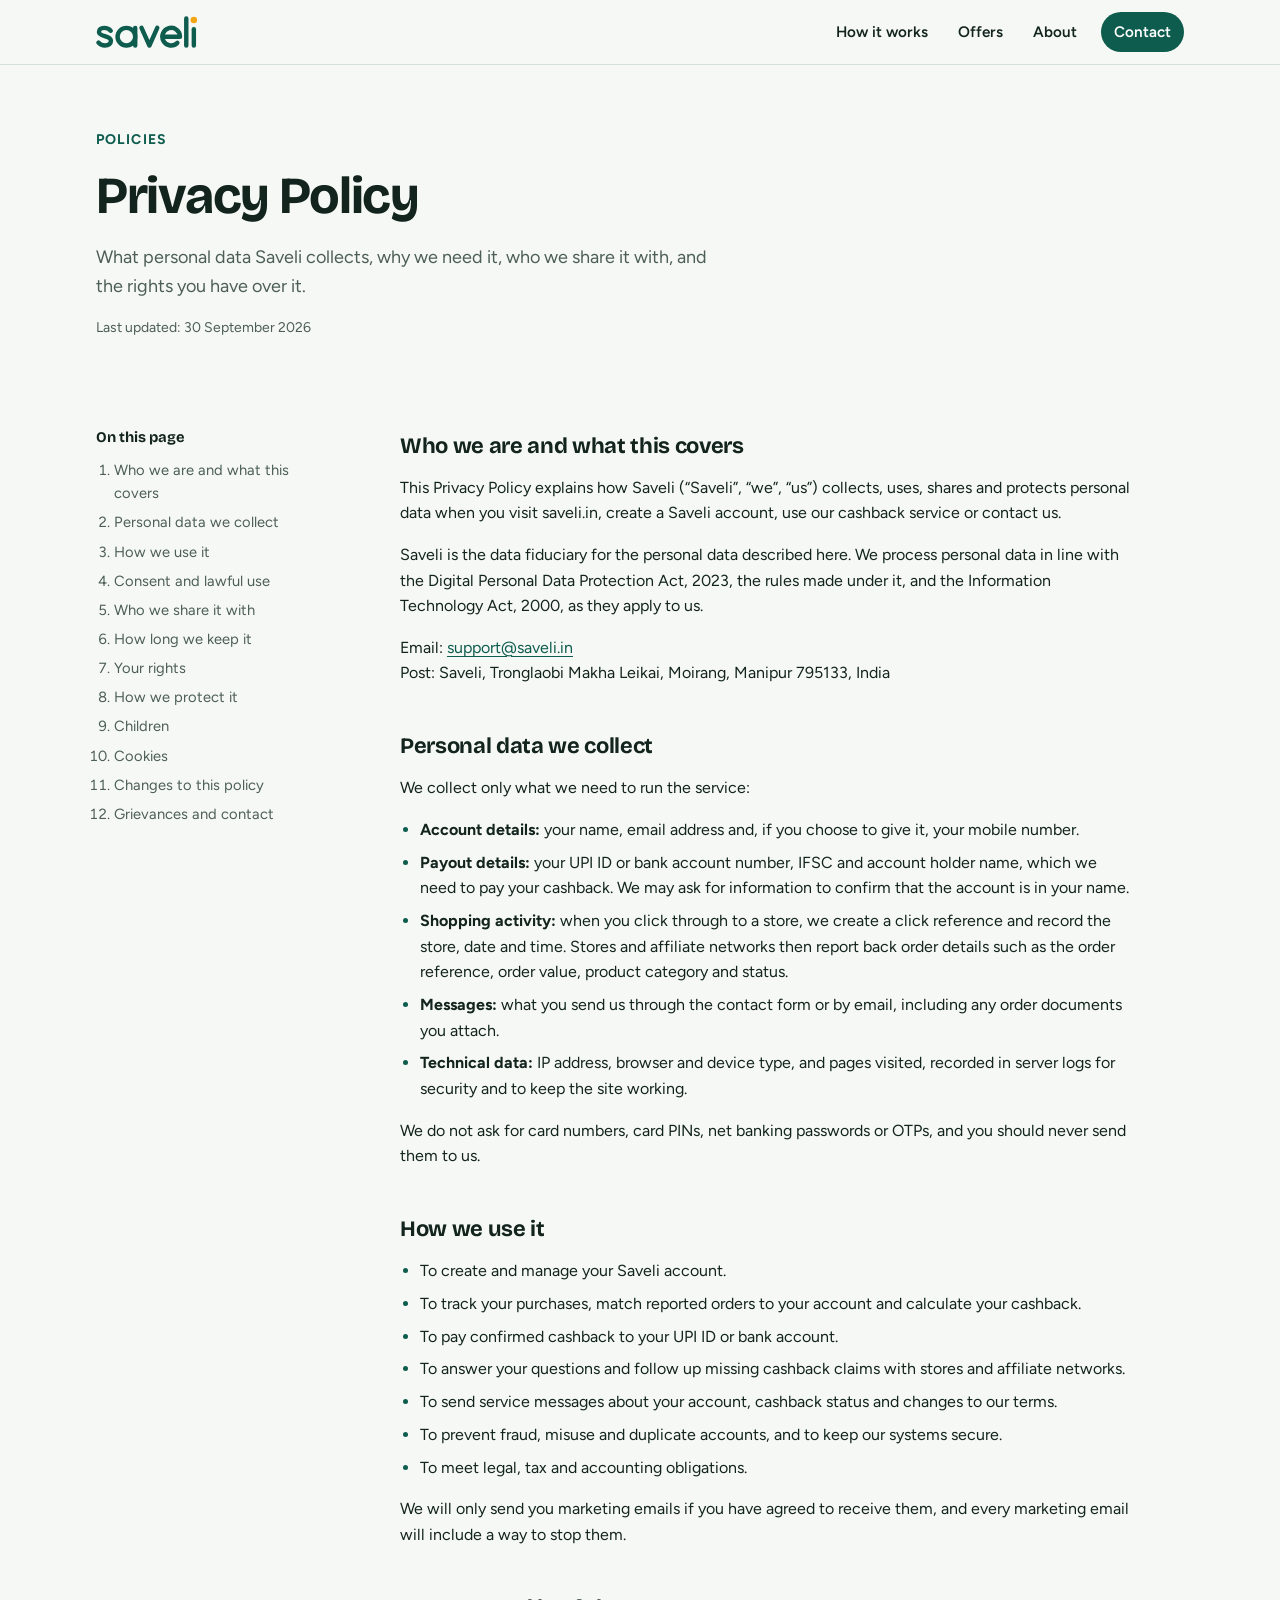
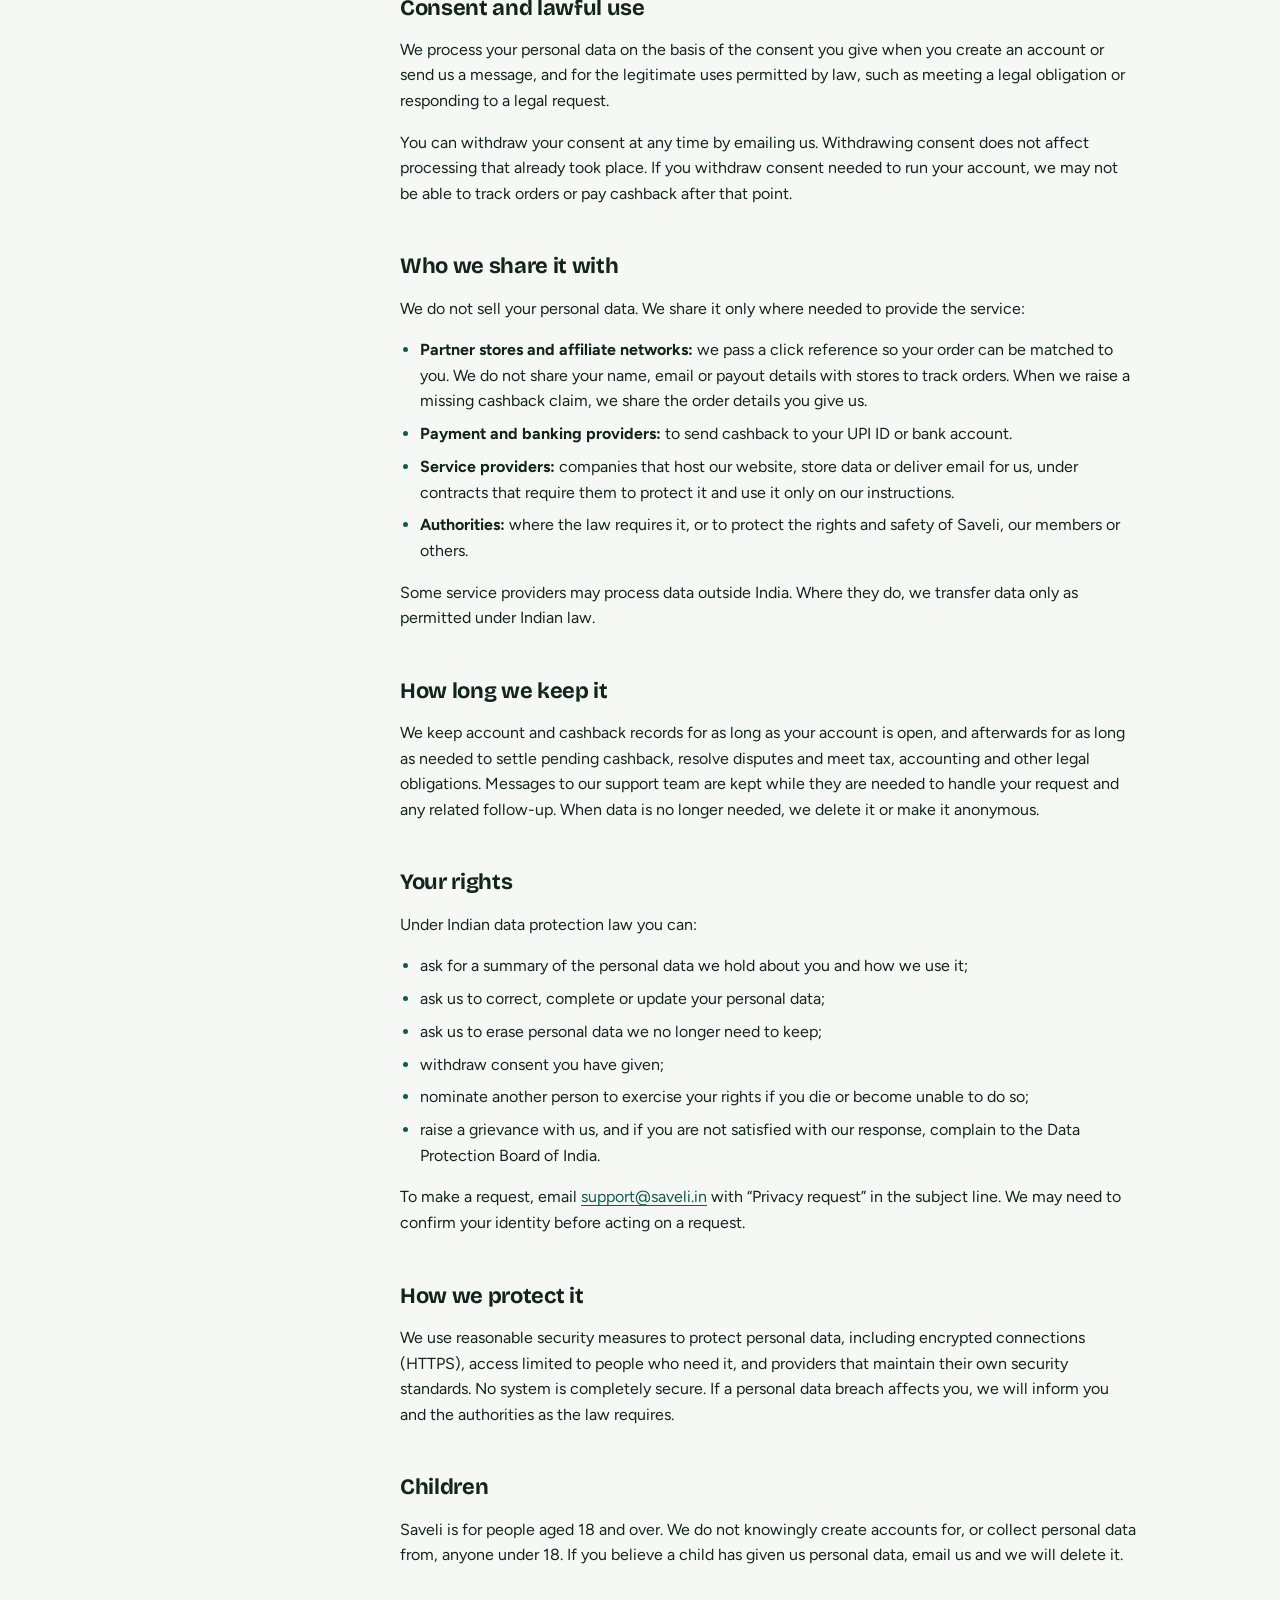
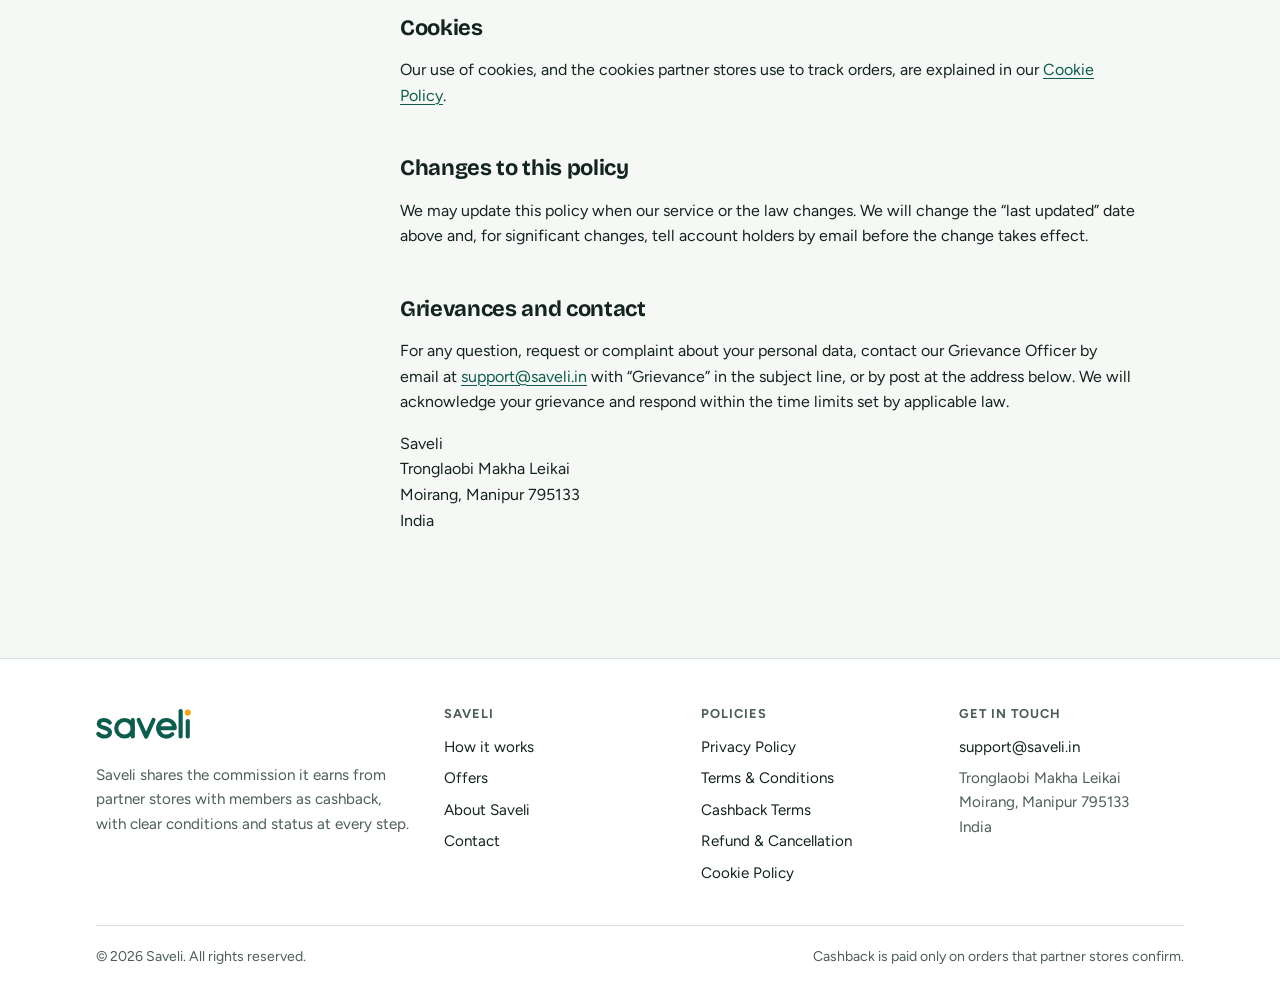
<file: privacy-policy.html>
<!doctype html>
<html lang="en-IN">
<head>
<meta charset="utf-8">
<meta name="viewport" content="width=device-width, initial-scale=1, viewport-fit=cover">
<title>Privacy Policy | Saveli</title>
<meta name="description" content="How Saveli collects, uses, shares and protects personal data, and how to exercise your rights under Indian data protection law.">
<meta name="robots" content="index,follow">
<link rel="canonical" href="https://saveli.in/privacy-policy.html">
<meta name="theme-color" content="#0D5C4D" media="(prefers-color-scheme: light)">
<meta name="theme-color" content="#0C1613" media="(prefers-color-scheme: dark)">
<meta name="color-scheme" content="light dark">
<meta property="og:type" content="website">
<meta property="og:site_name" content="Saveli">
<meta property="og:locale" content="en_IN">
<meta property="og:title" content="Privacy Policy | Saveli">
<meta property="og:description" content="How Saveli collects, uses, shares and protects personal data, and how to exercise your rights under Indian data protection law.">
<meta property="og:url" content="https://saveli.in/privacy-policy.html">
<meta property="og:image" content="https://saveli.in/assets/img/og-image.png">
<meta property="og:image:width" content="1200">
<meta property="og:image:height" content="630">
<meta property="og:image:alt" content="Saveli logo with the line: cashback on your online shopping, explained clearly">
<meta name="twitter:card" content="summary_large_image">
<meta name="twitter:title" content="Privacy Policy | Saveli">
<meta name="twitter:description" content="How Saveli collects, uses, shares and protects personal data, and how to exercise your rights under Indian data protection law.">
<meta name="twitter:image" content="https://saveli.in/assets/img/og-image.png">
<link rel="icon" href="favicon.ico" sizes="32x32">
<link rel="icon" href="assets/img/favicon.svg" type="image/svg+xml">
<link rel="apple-touch-icon" href="assets/img/apple-touch-icon.png">
<link rel="manifest" href="site.webmanifest">
<link rel="preconnect" href="https://fonts.googleapis.com">
<link rel="preconnect" href="https://fonts.gstatic.com" crossorigin>
<link rel="stylesheet" href="https://fonts.googleapis.com/css2?family=Bricolage+Grotesque:opsz,wght@12..96,600..800&family=Figtree:wght@400;600;700&display=swap">
<link rel="stylesheet" href="assets/css/styles.css">
<script>document.documentElement.classList.add("js")</script>
<script src="assets/js/main.js" defer></script>
</head>
<body>
<a class="skip-link" href="#main">Skip to content</a>
<header class="site-header">
  <div class="wrap header-inner">
    <a class="brand" href="index.html" aria-label="Saveli home"><svg width="112" height="40" viewBox="0 0 162 58" fill="none" stroke="currentColor" stroke-width="7" stroke-linecap="round" stroke-linejoin="round" role="img" aria-label="Saveli">
<path d="M23 26.5C20.5 23 16 22 12.5 22C7.5 22 4.5 24.8 4.5 28.6C4.5 36.5 23.5 34 23.5 42.6C23.5 47 19.8 50 14 50C9.8 50 6 48.2 3.8 45.5"/><circle cx="48" cy="36" r="14"/><path d="M62 22V50"/><path d="M72 22L84.5 50L97 22"/><path d="M105 36H133A14 14 0 1 0 128.9 45.9"/><path d="M143 7V50"/><path d="M155 24V50"/><circle cx="155" cy="9.5" r="5.2" stroke="none" style="fill:var(--coin)"/></svg></a>
    <button class="nav-toggle" type="button" aria-expanded="false" aria-controls="site-nav"><svg width="24" height="24" viewBox="0 0 24 24" fill="none" stroke="currentColor" stroke-width="1.8" stroke-linecap="round" stroke-linejoin="round" aria-hidden="true" focusable="false"><path d="M4 7h16M4 12h16M4 17h16"/></svg><span class="nav-toggle-label">Menu</span></button>
    <nav class="site-nav" id="site-nav" aria-label="Main">
      <ul>
        <li><a href="how-it-works.html">How it works</a></li><li><a href="offers.html">Offers</a></li><li><a href="about.html">About</a></li><li><a class="nav-cta" href="contact.html">Contact</a></li>
      </ul>
    </nav>
  </div>
</header>
<main id="main" tabindex="-1">
<section class="page-hero">
  <div class="wrap">
    <div class="stack">
      <p class="eyebrow">Policies</p>
      <h1>Privacy Policy</h1>
      <p class="lede">What personal data Saveli collects, why we need it, who we share it with, and the rights you have over it.</p>
      <p class="small muted">Last updated: <time datetime="2026-09-30">30 September 2026</time></p>
    </div>
  </div>
</section>
<section class="section-tight">
  <div class="wrap legal">
    <nav class="legal-toc" aria-label="On this page"><p>On this page</p><ol><li><a href="#scope">Who we are and what this covers</a></li><li><a href="#collect">Personal data we collect</a></li><li><a href="#use">How we use it</a></li><li><a href="#basis">Consent and lawful use</a></li><li><a href="#share">Who we share it with</a></li><li><a href="#keep">How long we keep it</a></li><li><a href="#rights">Your rights</a></li><li><a href="#security">How we protect it</a></li><li><a href="#children">Children</a></li><li><a href="#cookies">Cookies</a></li><li><a href="#changes">Changes to this policy</a></li><li><a href="#grievance">Grievances and contact</a></li></ol></nav>
    <article class="prose"><h2 id="scope">Who we are and what this covers</h2>
<p>This Privacy Policy explains how Saveli (“Saveli”, “we”, “us”) collects, uses, shares and protects personal data when you visit saveli.in, create a Saveli account, use our cashback service or contact us.</p>
<p>Saveli is the data fiduciary for the personal data described here. We process personal data in line with the Digital Personal Data Protection Act, 2023, the rules made under it, and the Information Technology Act, 2000, as they apply to us.</p>
<p>Email: <a href="mailto:support@saveli.in">support@saveli.in</a><br>Post: Saveli, Tronglaobi Makha Leikai, Moirang, Manipur 795133, India</p><h2 id="collect">Personal data we collect</h2>
<p>We collect only what we need to run the service:</p>
<ul>
<li><strong>Account details:</strong> your name, email address and, if you choose to give it, your mobile number.</li>
<li><strong>Payout details:</strong> your UPI ID or bank account number, IFSC and account holder name, which we need to pay your cashback. We may ask for information to confirm that the account is in your name.</li>
<li><strong>Shopping activity:</strong> when you click through to a store, we create a click reference and record the store, date and time. Stores and affiliate networks then report back order details such as the order reference, order value, product category and status.</li>
<li><strong>Messages:</strong> what you send us through the contact form or by email, including any order documents you attach.</li>
<li><strong>Technical data:</strong> IP address, browser and device type, and pages visited, recorded in server logs for security and to keep the site working.</li>
</ul>
<p>We do not ask for card numbers, card PINs, net banking passwords or OTPs, and you should never send them to us.</p><h2 id="use">How we use it</h2>
<ul>
<li>To create and manage your Saveli account.</li>
<li>To track your purchases, match reported orders to your account and calculate your cashback.</li>
<li>To pay confirmed cashback to your UPI ID or bank account.</li>
<li>To answer your questions and follow up missing cashback claims with stores and affiliate networks.</li>
<li>To send service messages about your account, cashback status and changes to our terms.</li>
<li>To prevent fraud, misuse and duplicate accounts, and to keep our systems secure.</li>
<li>To meet legal, tax and accounting obligations.</li>
</ul>
<p>We will only send you marketing emails if you have agreed to receive them, and every marketing email will include a way to stop them.</p><h2 id="basis">Consent and lawful use</h2>
<p>We process your personal data on the basis of the consent you give when you create an account or send us a message, and for the legitimate uses permitted by law, such as meeting a legal obligation or responding to a legal request.</p>
<p>You can withdraw your consent at any time by emailing us. Withdrawing consent does not affect processing that already took place. If you withdraw consent needed to run your account, we may not be able to track orders or pay cashback after that point.</p><h2 id="share">Who we share it with</h2>
<p>We do not sell your personal data. We share it only where needed to provide the service:</p>
<ul>
<li><strong>Partner stores and affiliate networks:</strong> we pass a click reference so your order can be matched to you. We do not share your name, email or payout details with stores to track orders. When we raise a missing cashback claim, we share the order details you give us.</li>
<li><strong>Payment and banking providers:</strong> to send cashback to your UPI ID or bank account.</li>
<li><strong>Service providers:</strong> companies that host our website, store data or deliver email for us, under contracts that require them to protect it and use it only on our instructions.</li>
<li><strong>Authorities:</strong> where the law requires it, or to protect the rights and safety of Saveli, our members or others.</li>
</ul>
<p>Some service providers may process data outside India. Where they do, we transfer data only as permitted under Indian law.</p><h2 id="keep">How long we keep it</h2>
<p>We keep account and cashback records for as long as your account is open, and afterwards for as long as needed to settle pending cashback, resolve disputes and meet tax, accounting and other legal obligations. Messages to our support team are kept while they are needed to handle your request and any related follow-up. When data is no longer needed, we delete it or make it anonymous.</p><h2 id="rights">Your rights</h2>
<p>Under Indian data protection law you can:</p>
<ul>
<li>ask for a summary of the personal data we hold about you and how we use it;</li>
<li>ask us to correct, complete or update your personal data;</li>
<li>ask us to erase personal data we no longer need to keep;</li>
<li>withdraw consent you have given;</li>
<li>nominate another person to exercise your rights if you die or become unable to do so;</li>
<li>raise a grievance with us, and if you are not satisfied with our response, complain to the Data Protection Board of India.</li>
</ul>
<p>To make a request, email <a href="mailto:support@saveli.in">support@saveli.in</a> with “Privacy request” in the subject line. We may need to confirm your identity before acting on a request.</p><h2 id="security">How we protect it</h2>
<p>We use reasonable security measures to protect personal data, including encrypted connections (HTTPS), access limited to people who need it, and providers that maintain their own security standards. No system is completely secure. If a personal data breach affects you, we will inform you and the authorities as the law requires.</p><h2 id="children">Children</h2>
<p>Saveli is for people aged 18 and over. We do not knowingly create accounts for, or collect personal data from, anyone under 18. If you believe a child has given us personal data, email us and we will delete it.</p><h2 id="cookies">Cookies</h2>
<p>Our use of cookies, and the cookies partner stores use to track orders, are explained in our <a href="cookie-policy.html">Cookie Policy</a>.</p><h2 id="changes">Changes to this policy</h2>
<p>We may update this policy when our service or the law changes. We will change the “last updated” date above and, for significant changes, tell account holders by email before the change takes effect.</p><h2 id="grievance">Grievances and contact</h2>
<p>For any question, request or complaint about your personal data, contact our Grievance Officer by email at <a href="mailto:support@saveli.in">support@saveli.in</a> with “Grievance” in the subject line, or by post at the address below. We will acknowledge your grievance and respond within the time limits set by applicable law.</p>
<address>Saveli<br>Tronglaobi Makha Leikai<br>Moirang, Manipur 795133<br>India</address></article>
  </div>
</section>
</main>
<footer class="site-footer">
  <div class="wrap">
    <div class="footer-grid">
      <div class="footer-brand">
        <a href="index.html" aria-label="Saveli home"><svg width="112" height="40" viewBox="0 0 162 58" fill="none" stroke="currentColor" stroke-width="7" stroke-linecap="round" stroke-linejoin="round" role="img" aria-label="Saveli">
<path d="M23 26.5C20.5 23 16 22 12.5 22C7.5 22 4.5 24.8 4.5 28.6C4.5 36.5 23.5 34 23.5 42.6C23.5 47 19.8 50 14 50C9.8 50 6 48.2 3.8 45.5"/><circle cx="48" cy="36" r="14"/><path d="M62 22V50"/><path d="M72 22L84.5 50L97 22"/><path d="M105 36H133A14 14 0 1 0 128.9 45.9"/><path d="M143 7V50"/><path d="M155 24V50"/><circle cx="155" cy="9.5" r="5.2" stroke="none" style="fill:var(--coin)"/></svg></a>
        <p>Saveli shares the commission it earns from partner stores with members as cashback, with clear conditions and status at every step.</p>
      </div>
      <div>
        <h2>Saveli</h2>
        <ul>
          <li><a href="how-it-works.html">How it works</a></li>
          <li><a href="offers.html">Offers</a></li>
          <li><a href="about.html">About Saveli</a></li>
          <li><a href="contact.html">Contact</a></li>
        </ul>
      </div>
      <div>
        <h2>Policies</h2>
        <ul><li><a href="privacy-policy.html">Privacy Policy</a></li><li><a href="terms.html">Terms & Conditions</a></li><li><a href="cashback-terms.html">Cashback Terms</a></li><li><a href="refund-policy.html">Refund & Cancellation</a></li><li><a href="cookie-policy.html">Cookie Policy</a></li></ul>
      </div>
      <div>
        <h2>Get in touch</h2>
        <ul>
          <li><a href="mailto:support@saveli.in">support@saveli.in</a></li>
          <li><address>Tronglaobi Makha Leikai<br>Moirang, Manipur 795133<br>India</address></li>
        </ul>
      </div>
    </div>
    <div class="footer-bottom">
      <p>&copy; <span data-year>2026</span> Saveli. All rights reserved.</p>
      <p>Cashback is paid only on orders that partner stores confirm.</p>
    </div>
  </div>
</footer>
</body>
</html>
</file>
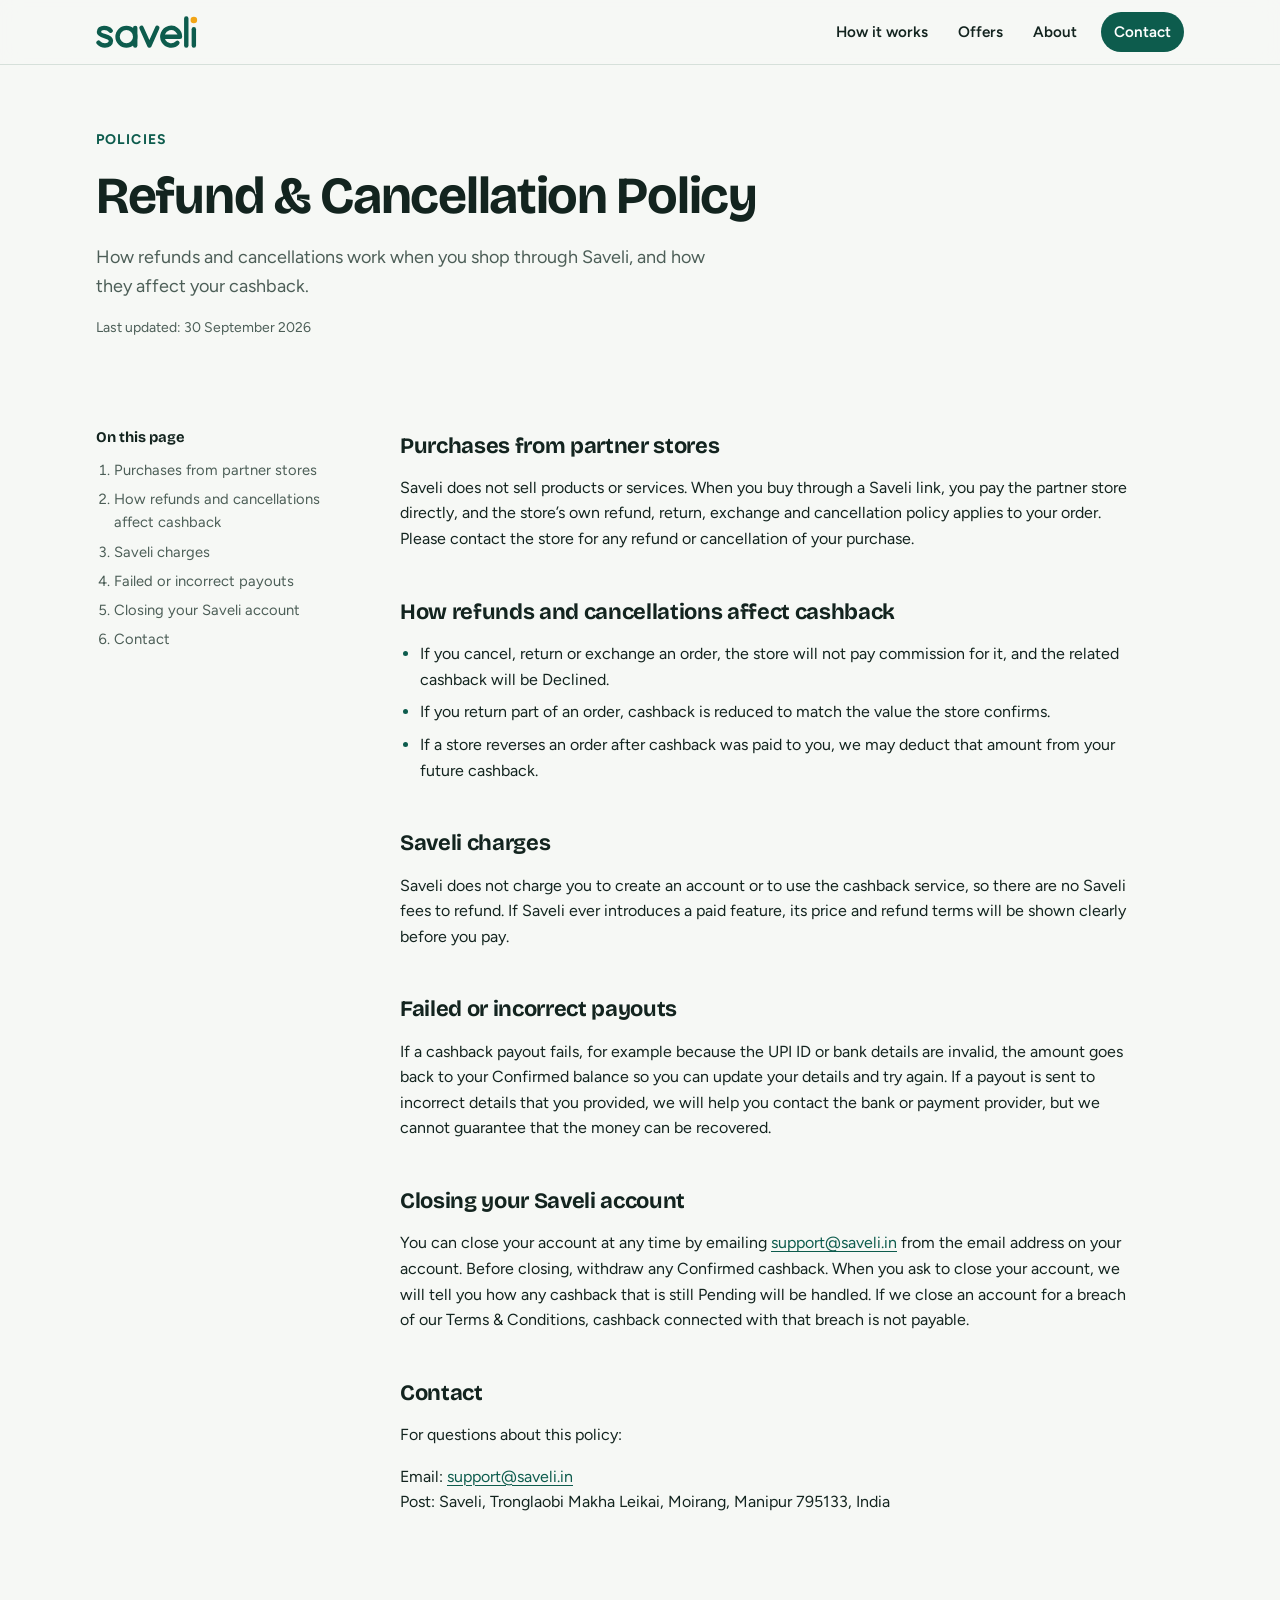
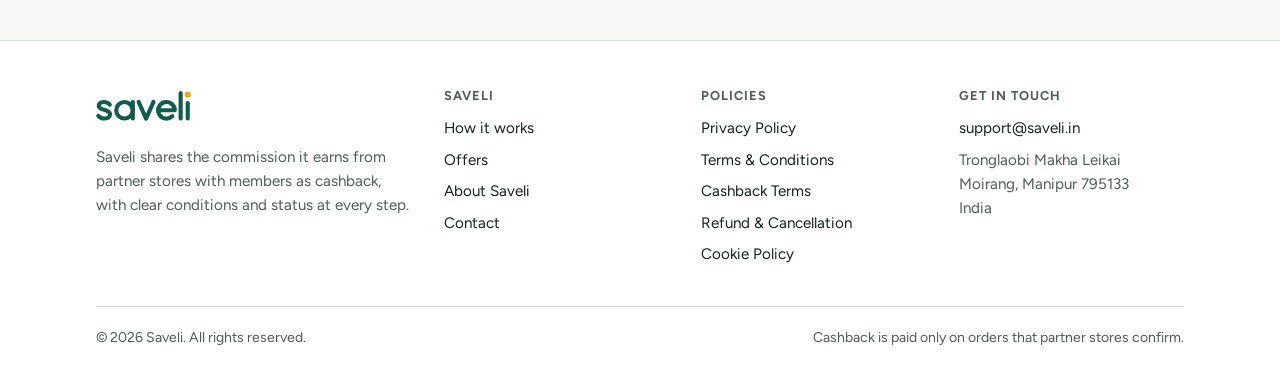
<file: refund-policy.html>
<!doctype html>
<html lang="en-IN">
<head>
<meta charset="utf-8">
<meta name="viewport" content="width=device-width, initial-scale=1, viewport-fit=cover">
<title>Refund &amp; Cancellation Policy | Saveli</title>
<meta name="description" content="How refunds and cancellations of partner store orders affect Saveli cashback, how failed payouts are handled and how to close your Saveli account.">
<meta name="robots" content="index,follow">
<link rel="canonical" href="https://saveli.in/refund-policy.html">
<meta name="theme-color" content="#0D5C4D" media="(prefers-color-scheme: light)">
<meta name="theme-color" content="#0C1613" media="(prefers-color-scheme: dark)">
<meta name="color-scheme" content="light dark">
<meta property="og:type" content="website">
<meta property="og:site_name" content="Saveli">
<meta property="og:locale" content="en_IN">
<meta property="og:title" content="Refund &amp; Cancellation Policy | Saveli">
<meta property="og:description" content="How refunds and cancellations of partner store orders affect Saveli cashback, how failed payouts are handled and how to close your Saveli account.">
<meta property="og:url" content="https://saveli.in/refund-policy.html">
<meta property="og:image" content="https://saveli.in/assets/img/og-image.png">
<meta property="og:image:width" content="1200">
<meta property="og:image:height" content="630">
<meta property="og:image:alt" content="Saveli logo with the line: cashback on your online shopping, explained clearly">
<meta name="twitter:card" content="summary_large_image">
<meta name="twitter:title" content="Refund &amp; Cancellation Policy | Saveli">
<meta name="twitter:description" content="How refunds and cancellations of partner store orders affect Saveli cashback, how failed payouts are handled and how to close your Saveli account.">
<meta name="twitter:image" content="https://saveli.in/assets/img/og-image.png">
<link rel="icon" href="favicon.ico" sizes="32x32">
<link rel="icon" href="assets/img/favicon.svg" type="image/svg+xml">
<link rel="apple-touch-icon" href="assets/img/apple-touch-icon.png">
<link rel="manifest" href="site.webmanifest">
<link rel="preconnect" href="https://fonts.googleapis.com">
<link rel="preconnect" href="https://fonts.gstatic.com" crossorigin>
<link rel="stylesheet" href="https://fonts.googleapis.com/css2?family=Bricolage+Grotesque:opsz,wght@12..96,600..800&family=Figtree:wght@400;600;700&display=swap">
<link rel="stylesheet" href="assets/css/styles.css">
<script>document.documentElement.classList.add("js")</script>
<script src="assets/js/main.js" defer></script>
</head>
<body>
<a class="skip-link" href="#main">Skip to content</a>
<header class="site-header">
  <div class="wrap header-inner">
    <a class="brand" href="index.html" aria-label="Saveli home"><svg width="112" height="40" viewBox="0 0 162 58" fill="none" stroke="currentColor" stroke-width="7" stroke-linecap="round" stroke-linejoin="round" role="img" aria-label="Saveli">
<path d="M23 26.5C20.5 23 16 22 12.5 22C7.5 22 4.5 24.8 4.5 28.6C4.5 36.5 23.5 34 23.5 42.6C23.5 47 19.8 50 14 50C9.8 50 6 48.2 3.8 45.5"/><circle cx="48" cy="36" r="14"/><path d="M62 22V50"/><path d="M72 22L84.5 50L97 22"/><path d="M105 36H133A14 14 0 1 0 128.9 45.9"/><path d="M143 7V50"/><path d="M155 24V50"/><circle cx="155" cy="9.5" r="5.2" stroke="none" style="fill:var(--coin)"/></svg></a>
    <button class="nav-toggle" type="button" aria-expanded="false" aria-controls="site-nav"><svg width="24" height="24" viewBox="0 0 24 24" fill="none" stroke="currentColor" stroke-width="1.8" stroke-linecap="round" stroke-linejoin="round" aria-hidden="true" focusable="false"><path d="M4 7h16M4 12h16M4 17h16"/></svg><span class="nav-toggle-label">Menu</span></button>
    <nav class="site-nav" id="site-nav" aria-label="Main">
      <ul>
        <li><a href="how-it-works.html">How it works</a></li><li><a href="offers.html">Offers</a></li><li><a href="about.html">About</a></li><li><a class="nav-cta" href="contact.html">Contact</a></li>
      </ul>
    </nav>
  </div>
</header>
<main id="main" tabindex="-1">
<section class="page-hero">
  <div class="wrap">
    <div class="stack">
      <p class="eyebrow">Policies</p>
      <h1>Refund & Cancellation Policy</h1>
      <p class="lede">How refunds and cancellations work when you shop through Saveli, and how they affect your cashback.</p>
      <p class="small muted">Last updated: <time datetime="2026-09-30">30 September 2026</time></p>
    </div>
  </div>
</section>
<section class="section-tight">
  <div class="wrap legal">
    <nav class="legal-toc" aria-label="On this page"><p>On this page</p><ol><li><a href="#purchases">Purchases from partner stores</a></li><li><a href="#effect">How refunds and cancellations affect cashback</a></li><li><a href="#fees">Saveli charges</a></li><li><a href="#payout">Failed or incorrect payouts</a></li><li><a href="#closing">Closing your Saveli account</a></li><li><a href="#contact">Contact</a></li></ol></nav>
    <article class="prose"><h2 id="purchases">Purchases from partner stores</h2>
<p>Saveli does not sell products or services. When you buy through a Saveli link, you pay the partner store directly, and the store’s own refund, return, exchange and cancellation policy applies to your order. Please contact the store for any refund or cancellation of your purchase.</p><h2 id="effect">How refunds and cancellations affect cashback</h2>
<ul>
<li>If you cancel, return or exchange an order, the store will not pay commission for it, and the related cashback will be Declined.</li>
<li>If you return part of an order, cashback is reduced to match the value the store confirms.</li>
<li>If a store reverses an order after cashback was paid to you, we may deduct that amount from your future cashback.</li>
</ul><h2 id="fees">Saveli charges</h2>
<p>Saveli does not charge you to create an account or to use the cashback service, so there are no Saveli fees to refund. If Saveli ever introduces a paid feature, its price and refund terms will be shown clearly before you pay.</p><h2 id="payout">Failed or incorrect payouts</h2>
<p>If a cashback payout fails, for example because the UPI ID or bank details are invalid, the amount goes back to your Confirmed balance so you can update your details and try again. If a payout is sent to incorrect details that you provided, we will help you contact the bank or payment provider, but we cannot guarantee that the money can be recovered.</p><h2 id="closing">Closing your Saveli account</h2>
<p>You can close your account at any time by emailing <a href="mailto:support@saveli.in">support@saveli.in</a> from the email address on your account. Before closing, withdraw any Confirmed cashback. When you ask to close your account, we will tell you how any cashback that is still Pending will be handled. If we close an account for a breach of our Terms & Conditions, cashback connected with that breach is not payable.</p><h2 id="contact">Contact</h2><p>For questions about this policy:</p><p>Email: <a href="mailto:support@saveli.in">support@saveli.in</a><br>Post: Saveli, Tronglaobi Makha Leikai, Moirang, Manipur 795133, India</p></article>
  </div>
</section>
</main>
<footer class="site-footer">
  <div class="wrap">
    <div class="footer-grid">
      <div class="footer-brand">
        <a href="index.html" aria-label="Saveli home"><svg width="112" height="40" viewBox="0 0 162 58" fill="none" stroke="currentColor" stroke-width="7" stroke-linecap="round" stroke-linejoin="round" role="img" aria-label="Saveli">
<path d="M23 26.5C20.5 23 16 22 12.5 22C7.5 22 4.5 24.8 4.5 28.6C4.5 36.5 23.5 34 23.5 42.6C23.5 47 19.8 50 14 50C9.8 50 6 48.2 3.8 45.5"/><circle cx="48" cy="36" r="14"/><path d="M62 22V50"/><path d="M72 22L84.5 50L97 22"/><path d="M105 36H133A14 14 0 1 0 128.9 45.9"/><path d="M143 7V50"/><path d="M155 24V50"/><circle cx="155" cy="9.5" r="5.2" stroke="none" style="fill:var(--coin)"/></svg></a>
        <p>Saveli shares the commission it earns from partner stores with members as cashback, with clear conditions and status at every step.</p>
      </div>
      <div>
        <h2>Saveli</h2>
        <ul>
          <li><a href="how-it-works.html">How it works</a></li>
          <li><a href="offers.html">Offers</a></li>
          <li><a href="about.html">About Saveli</a></li>
          <li><a href="contact.html">Contact</a></li>
        </ul>
      </div>
      <div>
        <h2>Policies</h2>
        <ul><li><a href="privacy-policy.html">Privacy Policy</a></li><li><a href="terms.html">Terms & Conditions</a></li><li><a href="cashback-terms.html">Cashback Terms</a></li><li><a href="refund-policy.html">Refund & Cancellation</a></li><li><a href="cookie-policy.html">Cookie Policy</a></li></ul>
      </div>
      <div>
        <h2>Get in touch</h2>
        <ul>
          <li><a href="mailto:support@saveli.in">support@saveli.in</a></li>
          <li><address>Tronglaobi Makha Leikai<br>Moirang, Manipur 795133<br>India</address></li>
        </ul>
      </div>
    </div>
    <div class="footer-bottom">
      <p>&copy; <span data-year>2026</span> Saveli. All rights reserved.</p>
      <p>Cashback is paid only on orders that partner stores confirm.</p>
    </div>
  </div>
</footer>
</body>
</html>
</file>
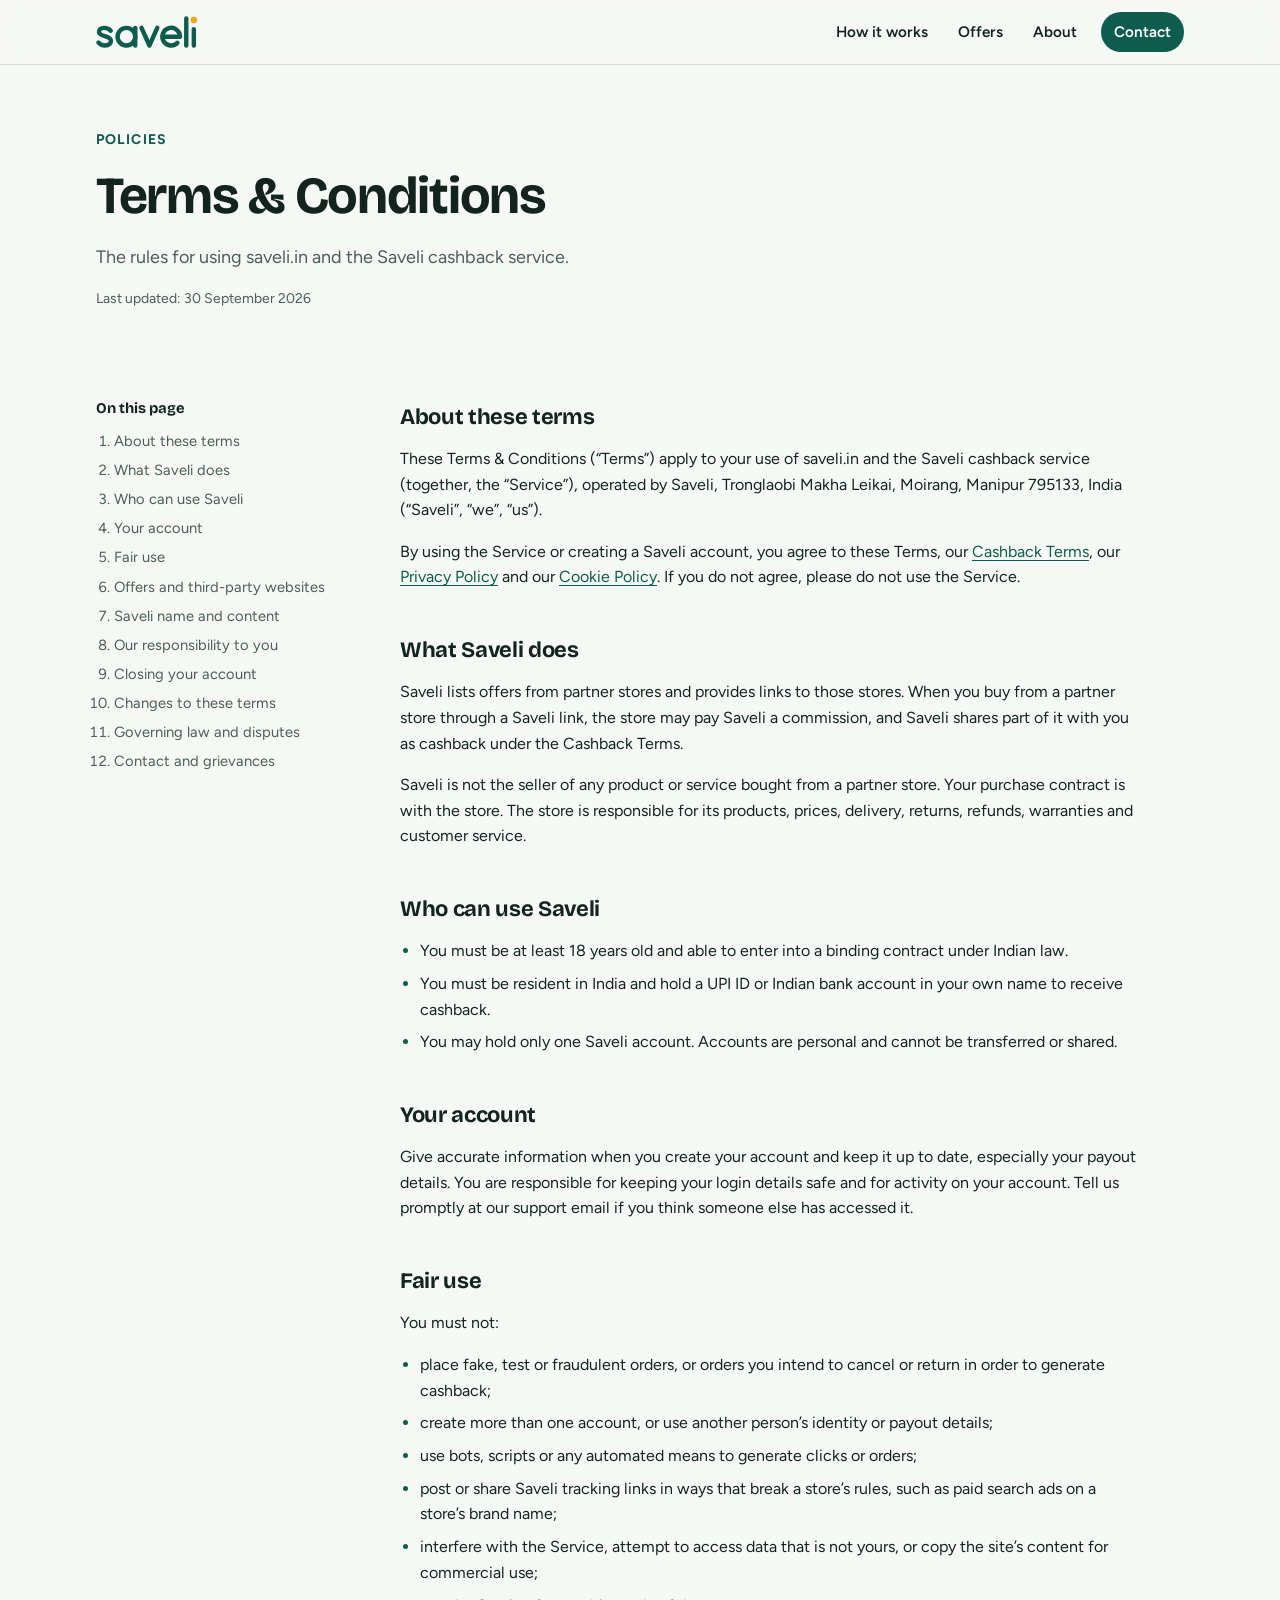
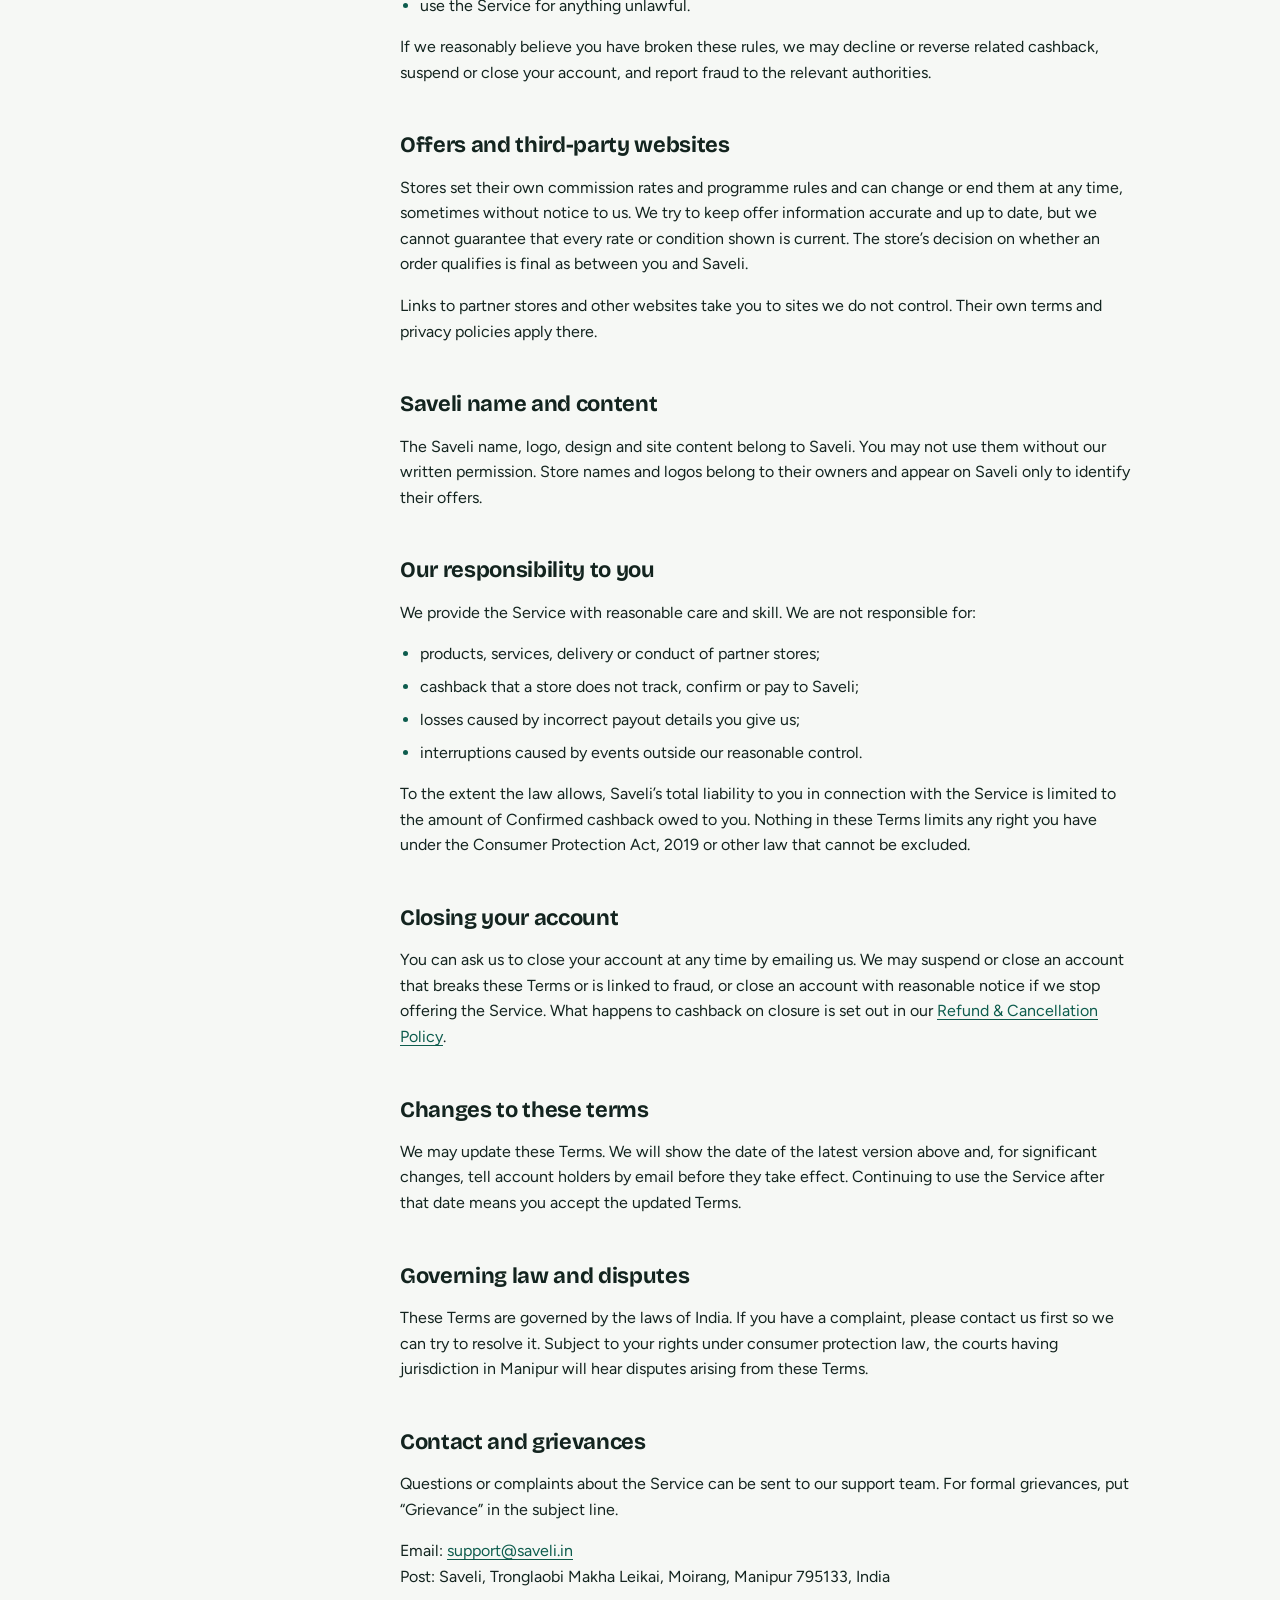
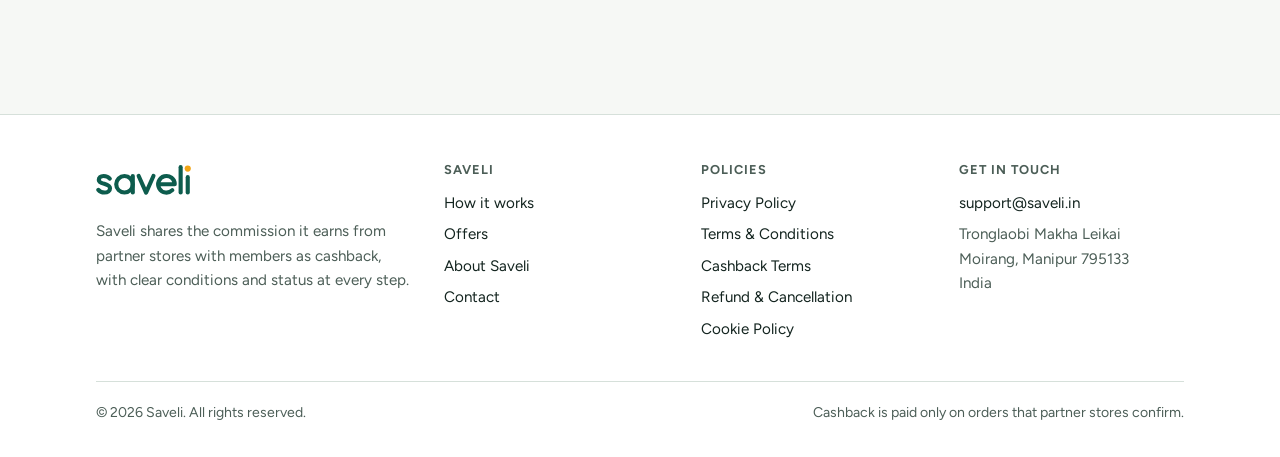
<file: terms.html>
<!doctype html>
<html lang="en-IN">
<head>
<meta charset="utf-8">
<meta name="viewport" content="width=device-width, initial-scale=1, viewport-fit=cover">
<title>Terms &amp; Conditions | Saveli</title>
<meta name="description" content="The terms for using saveli.in and the Saveli cashback service, including eligibility, fair use, partner store responsibilities and disputes.">
<meta name="robots" content="index,follow">
<link rel="canonical" href="https://saveli.in/terms.html">
<meta name="theme-color" content="#0D5C4D" media="(prefers-color-scheme: light)">
<meta name="theme-color" content="#0C1613" media="(prefers-color-scheme: dark)">
<meta name="color-scheme" content="light dark">
<meta property="og:type" content="website">
<meta property="og:site_name" content="Saveli">
<meta property="og:locale" content="en_IN">
<meta property="og:title" content="Terms &amp; Conditions | Saveli">
<meta property="og:description" content="The terms for using saveli.in and the Saveli cashback service, including eligibility, fair use, partner store responsibilities and disputes.">
<meta property="og:url" content="https://saveli.in/terms.html">
<meta property="og:image" content="https://saveli.in/assets/img/og-image.png">
<meta property="og:image:width" content="1200">
<meta property="og:image:height" content="630">
<meta property="og:image:alt" content="Saveli logo with the line: cashback on your online shopping, explained clearly">
<meta name="twitter:card" content="summary_large_image">
<meta name="twitter:title" content="Terms &amp; Conditions | Saveli">
<meta name="twitter:description" content="The terms for using saveli.in and the Saveli cashback service, including eligibility, fair use, partner store responsibilities and disputes.">
<meta name="twitter:image" content="https://saveli.in/assets/img/og-image.png">
<link rel="icon" href="favicon.ico" sizes="32x32">
<link rel="icon" href="assets/img/favicon.svg" type="image/svg+xml">
<link rel="apple-touch-icon" href="assets/img/apple-touch-icon.png">
<link rel="manifest" href="site.webmanifest">
<link rel="preconnect" href="https://fonts.googleapis.com">
<link rel="preconnect" href="https://fonts.gstatic.com" crossorigin>
<link rel="stylesheet" href="https://fonts.googleapis.com/css2?family=Bricolage+Grotesque:opsz,wght@12..96,600..800&family=Figtree:wght@400;600;700&display=swap">
<link rel="stylesheet" href="assets/css/styles.css">
<script>document.documentElement.classList.add("js")</script>
<script src="assets/js/main.js" defer></script>
</head>
<body>
<a class="skip-link" href="#main">Skip to content</a>
<header class="site-header">
  <div class="wrap header-inner">
    <a class="brand" href="index.html" aria-label="Saveli home"><svg width="112" height="40" viewBox="0 0 162 58" fill="none" stroke="currentColor" stroke-width="7" stroke-linecap="round" stroke-linejoin="round" role="img" aria-label="Saveli">
<path d="M23 26.5C20.5 23 16 22 12.5 22C7.5 22 4.5 24.8 4.5 28.6C4.5 36.5 23.5 34 23.5 42.6C23.5 47 19.8 50 14 50C9.8 50 6 48.2 3.8 45.5"/><circle cx="48" cy="36" r="14"/><path d="M62 22V50"/><path d="M72 22L84.5 50L97 22"/><path d="M105 36H133A14 14 0 1 0 128.9 45.9"/><path d="M143 7V50"/><path d="M155 24V50"/><circle cx="155" cy="9.5" r="5.2" stroke="none" style="fill:var(--coin)"/></svg></a>
    <button class="nav-toggle" type="button" aria-expanded="false" aria-controls="site-nav"><svg width="24" height="24" viewBox="0 0 24 24" fill="none" stroke="currentColor" stroke-width="1.8" stroke-linecap="round" stroke-linejoin="round" aria-hidden="true" focusable="false"><path d="M4 7h16M4 12h16M4 17h16"/></svg><span class="nav-toggle-label">Menu</span></button>
    <nav class="site-nav" id="site-nav" aria-label="Main">
      <ul>
        <li><a href="how-it-works.html">How it works</a></li><li><a href="offers.html">Offers</a></li><li><a href="about.html">About</a></li><li><a class="nav-cta" href="contact.html">Contact</a></li>
      </ul>
    </nav>
  </div>
</header>
<main id="main" tabindex="-1">
<section class="page-hero">
  <div class="wrap">
    <div class="stack">
      <p class="eyebrow">Policies</p>
      <h1>Terms & Conditions</h1>
      <p class="lede">The rules for using saveli.in and the Saveli cashback service.</p>
      <p class="small muted">Last updated: <time datetime="2026-09-30">30 September 2026</time></p>
    </div>
  </div>
</section>
<section class="section-tight">
  <div class="wrap legal">
    <nav class="legal-toc" aria-label="On this page"><p>On this page</p><ol><li><a href="#agreement">About these terms</a></li><li><a href="#service">What Saveli does</a></li><li><a href="#eligibility">Who can use Saveli</a></li><li><a href="#account">Your account</a></li><li><a href="#conduct">Fair use</a></li><li><a href="#offers">Offers and third-party websites</a></li><li><a href="#ip">Saveli name and content</a></li><li><a href="#liability">Our responsibility to you</a></li><li><a href="#ending">Closing your account</a></li><li><a href="#changes">Changes to these terms</a></li><li><a href="#law">Governing law and disputes</a></li><li><a href="#contact">Contact and grievances</a></li></ol></nav>
    <article class="prose"><h2 id="agreement">About these terms</h2>
<p>These Terms & Conditions (“Terms”) apply to your use of saveli.in and the Saveli cashback service (together, the “Service”), operated by Saveli, Tronglaobi Makha Leikai, Moirang, Manipur 795133, India (“Saveli”, “we”, “us”).</p>
<p>By using the Service or creating a Saveli account, you agree to these Terms, our <a href="cashback-terms.html">Cashback Terms</a>, our <a href="privacy-policy.html">Privacy Policy</a> and our <a href="cookie-policy.html">Cookie Policy</a>. If you do not agree, please do not use the Service.</p><h2 id="service">What Saveli does</h2>
<p>Saveli lists offers from partner stores and provides links to those stores. When you buy from a partner store through a Saveli link, the store may pay Saveli a commission, and Saveli shares part of it with you as cashback under the Cashback Terms.</p>
<p>Saveli is not the seller of any product or service bought from a partner store. Your purchase contract is with the store. The store is responsible for its products, prices, delivery, returns, refunds, warranties and customer service.</p><h2 id="eligibility">Who can use Saveli</h2>
<ul>
<li>You must be at least 18 years old and able to enter into a binding contract under Indian law.</li>
<li>You must be resident in India and hold a UPI ID or Indian bank account in your own name to receive cashback.</li>
<li>You may hold only one Saveli account. Accounts are personal and cannot be transferred or shared.</li>
</ul><h2 id="account">Your account</h2>
<p>Give accurate information when you create your account and keep it up to date, especially your payout details. You are responsible for keeping your login details safe and for activity on your account. Tell us promptly at our support email if you think someone else has accessed it.</p><h2 id="conduct">Fair use</h2>
<p>You must not:</p>
<ul>
<li>place fake, test or fraudulent orders, or orders you intend to cancel or return in order to generate cashback;</li>
<li>create more than one account, or use another person’s identity or payout details;</li>
<li>use bots, scripts or any automated means to generate clicks or orders;</li>
<li>post or share Saveli tracking links in ways that break a store’s rules, such as paid search ads on a store’s brand name;</li>
<li>interfere with the Service, attempt to access data that is not yours, or copy the site’s content for commercial use;</li>
<li>use the Service for anything unlawful.</li>
</ul>
<p>If we reasonably believe you have broken these rules, we may decline or reverse related cashback, suspend or close your account, and report fraud to the relevant authorities.</p><h2 id="offers">Offers and third-party websites</h2>
<p>Stores set their own commission rates and programme rules and can change or end them at any time, sometimes without notice to us. We try to keep offer information accurate and up to date, but we cannot guarantee that every rate or condition shown is current. The store’s decision on whether an order qualifies is final as between you and Saveli.</p>
<p>Links to partner stores and other websites take you to sites we do not control. Their own terms and privacy policies apply there.</p><h2 id="ip">Saveli name and content</h2>
<p>The Saveli name, logo, design and site content belong to Saveli. You may not use them without our written permission. Store names and logos belong to their owners and appear on Saveli only to identify their offers.</p><h2 id="liability">Our responsibility to you</h2>
<p>We provide the Service with reasonable care and skill. We are not responsible for:</p>
<ul>
<li>products, services, delivery or conduct of partner stores;</li>
<li>cashback that a store does not track, confirm or pay to Saveli;</li>
<li>losses caused by incorrect payout details you give us;</li>
<li>interruptions caused by events outside our reasonable control.</li>
</ul>
<p>To the extent the law allows, Saveli’s total liability to you in connection with the Service is limited to the amount of Confirmed cashback owed to you. Nothing in these Terms limits any right you have under the Consumer Protection Act, 2019 or other law that cannot be excluded.</p><h2 id="ending">Closing your account</h2>
<p>You can ask us to close your account at any time by emailing us. We may suspend or close an account that breaks these Terms or is linked to fraud, or close an account with reasonable notice if we stop offering the Service. What happens to cashback on closure is set out in our <a href="refund-policy.html">Refund & Cancellation Policy</a>.</p><h2 id="changes">Changes to these terms</h2>
<p>We may update these Terms. We will show the date of the latest version above and, for significant changes, tell account holders by email before they take effect. Continuing to use the Service after that date means you accept the updated Terms.</p><h2 id="law">Governing law and disputes</h2>
<p>These Terms are governed by the laws of India. If you have a complaint, please contact us first so we can try to resolve it. Subject to your rights under consumer protection law, the courts having jurisdiction in Manipur will hear disputes arising from these Terms.</p><h2 id="contact">Contact and grievances</h2>
<p>Questions or complaints about the Service can be sent to our support team. For formal grievances, put “Grievance” in the subject line.</p><p>Email: <a href="mailto:support@saveli.in">support@saveli.in</a><br>Post: Saveli, Tronglaobi Makha Leikai, Moirang, Manipur 795133, India</p></article>
  </div>
</section>
</main>
<footer class="site-footer">
  <div class="wrap">
    <div class="footer-grid">
      <div class="footer-brand">
        <a href="index.html" aria-label="Saveli home"><svg width="112" height="40" viewBox="0 0 162 58" fill="none" stroke="currentColor" stroke-width="7" stroke-linecap="round" stroke-linejoin="round" role="img" aria-label="Saveli">
<path d="M23 26.5C20.5 23 16 22 12.5 22C7.5 22 4.5 24.8 4.5 28.6C4.5 36.5 23.5 34 23.5 42.6C23.5 47 19.8 50 14 50C9.8 50 6 48.2 3.8 45.5"/><circle cx="48" cy="36" r="14"/><path d="M62 22V50"/><path d="M72 22L84.5 50L97 22"/><path d="M105 36H133A14 14 0 1 0 128.9 45.9"/><path d="M143 7V50"/><path d="M155 24V50"/><circle cx="155" cy="9.5" r="5.2" stroke="none" style="fill:var(--coin)"/></svg></a>
        <p>Saveli shares the commission it earns from partner stores with members as cashback, with clear conditions and status at every step.</p>
      </div>
      <div>
        <h2>Saveli</h2>
        <ul>
          <li><a href="how-it-works.html">How it works</a></li>
          <li><a href="offers.html">Offers</a></li>
          <li><a href="about.html">About Saveli</a></li>
          <li><a href="contact.html">Contact</a></li>
        </ul>
      </div>
      <div>
        <h2>Policies</h2>
        <ul><li><a href="privacy-policy.html">Privacy Policy</a></li><li><a href="terms.html">Terms & Conditions</a></li><li><a href="cashback-terms.html">Cashback Terms</a></li><li><a href="refund-policy.html">Refund & Cancellation</a></li><li><a href="cookie-policy.html">Cookie Policy</a></li></ul>
      </div>
      <div>
        <h2>Get in touch</h2>
        <ul>
          <li><a href="mailto:support@saveli.in">support@saveli.in</a></li>
          <li><address>Tronglaobi Makha Leikai<br>Moirang, Manipur 795133<br>India</address></li>
        </ul>
      </div>
    </div>
    <div class="footer-bottom">
      <p>&copy; <span data-year>2026</span> Saveli. All rights reserved.</p>
      <p>Cashback is paid only on orders that partner stores confirm.</p>
    </div>
  </div>
</footer>
</body>
</html>
</file>
<file: assets/css/styles.css>
/* Saveli — site styles
   Layout: left-aligned editorial column on a soft green-white ground; one
   marigold "coin" accent reserved for the brand mark and key highlights. */
:root {
  --bg: #F6F8F5;
  --surface: #FFFFFF;
  --surface-2: #EDF3EF;
  --ink: #13241F;
  --muted: #4C5E57;
  --line: #D6E0DA;
  --brand: #0D5C4D;
  --brand-strong: #094438;
  --brand-ink: #FFFFFF;
  --brand-soft: #DDEEE6;
  --coin: #F2A516;
  --coin-soft: #FDF0D5;
  --coin-ink: #6B4700;
  --info: #2F5E8C;
  --info-soft: #E3ECF6;
  --warn-ink: #8A3B12;
  --warn-soft: #FBE9DF;
  --shadow: 0 1px 2px rgba(19, 36, 31, .06), 0 8px 24px rgba(19, 36, 31, .06);

  --font-display: "Bricolage Grotesque", "Segoe UI", system-ui, -apple-system, Roboto, "Helvetica Neue", Arial, sans-serif;
  --font-body: "Figtree", system-ui, -apple-system, "Segoe UI", Roboto, "Helvetica Neue", Arial, sans-serif;

  --step--1: .875rem;
  --step-0: 1rem;
  --step-1: 1.125rem;
  --step-2: 1.375rem;
  --step-3: clamp(1.5rem, 1.2rem + 1.2vw, 2rem);
  --step-4: clamp(2rem, 1.4rem + 2.6vw, 3.25rem);

  --radius: 14px;
  --radius-sm: 8px;
  --wrap: 72rem;
  --gutter: clamp(1rem, 4vw, 2rem);
  color-scheme: light;
}

@media (prefers-color-scheme: dark) {
  :root:not([data-theme="light"]) {
    --bg: #0C1613;
    --surface: #12201C;
    --surface-2: #172924;
    --ink: #E6EFEA;
    --muted: #A2B5AD;
    --line: #263B35;
    --brand: #6CCFB0;
    --brand-strong: #8FDDC4;
    --brand-ink: #062A22;
    --brand-soft: #173B32;
    --coin: #F5B53A;
    --coin-soft: #3A2C0F;
    --coin-ink: #F8CD78;
    --info: #9CC2EA;
    --info-soft: #1A2A3B;
    --warn-ink: #F3B08D;
    --warn-soft: #3A2217;
    --shadow: 0 1px 2px rgba(0, 0, 0, .3), 0 8px 24px rgba(0, 0, 0, .25);
    color-scheme: dark;
  }
}
:root[data-theme="dark"] {
  --bg: #0C1613;
  --surface: #12201C;
  --surface-2: #172924;
  --ink: #E6EFEA;
  --muted: #A2B5AD;
  --line: #263B35;
  --brand: #6CCFB0;
  --brand-strong: #8FDDC4;
  --brand-ink: #062A22;
  --brand-soft: #173B32;
  --coin: #F5B53A;
  --coin-soft: #3A2C0F;
  --coin-ink: #F8CD78;
  --info: #9CC2EA;
  --info-soft: #1A2A3B;
  --warn-ink: #F3B08D;
  --warn-soft: #3A2217;
  --shadow: 0 1px 2px rgba(0, 0, 0, .3), 0 8px 24px rgba(0, 0, 0, .25);
  color-scheme: dark;
}

/* ---------- Base ---------- */
*, *::before, *::after { box-sizing: border-box; }
html { -webkit-text-size-adjust: 100%; text-size-adjust: 100%; scroll-padding-top: 5rem; }
body {
  margin: 0;
  background: var(--bg);
  color: var(--ink);
  font-family: var(--font-body);
  font-size: var(--step-0);
  line-height: 1.6;
  -webkit-font-smoothing: antialiased;
}
img, svg { max-width: 100%; }
img { height: auto; display: block; }
a { color: var(--brand); text-decoration-thickness: 1px; text-underline-offset: 3px; }
a:hover { color: var(--brand-strong); }
:focus-visible { outline: 3px solid var(--coin); outline-offset: 2px; border-radius: 4px; }
h1, h2, h3, h4 {
  font-family: var(--font-display);
  line-height: 1.15;
  letter-spacing: -0.015em;
  margin: 0;
  text-wrap: balance;
  font-weight: 700;
}
h1 { font-size: var(--step-4); letter-spacing: -0.025em; }
h2 { font-size: var(--step-3); }
h3 { font-size: var(--step-1); letter-spacing: -0.005em; }
p { margin: 0; }
ul, ol { margin: 0; padding-left: 1.25rem; }
.visually-hidden {
  position: absolute !important; width: 1px; height: 1px; padding: 0; margin: -1px;
  overflow: hidden; clip: rect(0 0 0 0); white-space: nowrap; border: 0;
}
.skip-link {
  position: absolute; left: 1rem; top: -3rem; z-index: 100;
  background: var(--brand); color: var(--brand-ink); padding: .5rem 1rem; border-radius: var(--radius-sm);
  text-decoration: none; font-weight: 600;
}
.skip-link:focus { top: 1rem; color: var(--brand-ink); }

.wrap { width: 100%; max-width: var(--wrap); margin-inline: auto; padding-inline: var(--gutter); }
.stack { display: grid; gap: 1rem; }
.stack-lg { display: grid; gap: 1.75rem; }
.lede { font-size: var(--step-1); color: var(--muted); max-width: 40rem; }
.eyebrow {
  font-size: var(--step--1); font-weight: 700; letter-spacing: .08em; text-transform: uppercase;
  color: var(--brand);
}
.muted { color: var(--muted); }
.small { font-size: var(--step--1); }

/* ---------- Header ---------- */
.site-header {
  position: sticky; top: 0; z-index: 50;
  background: color-mix(in srgb, var(--bg) 88%, transparent);
  backdrop-filter: saturate(1.4) blur(10px);
  -webkit-backdrop-filter: saturate(1.4) blur(10px);
  border-bottom: 1px solid var(--line);
}
@supports not (background: color-mix(in srgb, red 50%, blue)) {
  .site-header { background: var(--bg); }
}
.header-inner { display: flex; align-items: center; justify-content: space-between; gap: 1rem; min-height: 4rem; }
.brand { display: inline-flex; align-items: center; color: var(--brand); text-decoration: none; padding-block: .5rem; }
.brand:hover { color: var(--brand); }
.brand svg { width: 6.4rem; height: auto; display: block; }
.nav-toggle {
  display: none; align-items: center; gap: .5rem;
  background: transparent; border: 1px solid var(--line); color: var(--ink);
  font: inherit; font-weight: 600; font-size: var(--step--1);
  padding: .5rem .8rem; border-radius: 999px; cursor: pointer;
}
.nav-toggle svg { width: 1.1rem; height: 1.1rem; }
.site-nav ul { list-style: none; margin: 0; padding: 0; display: flex; align-items: center; gap: .25rem; }
.site-nav a {
  display: block; padding: .5rem .8rem; border-radius: 999px;
  color: var(--ink); text-decoration: none; font-weight: 600; font-size: .95rem;
}
.site-nav a:hover { background: var(--surface-2); color: var(--ink); }
.site-nav a[aria-current="page"] { background: var(--brand-soft); color: var(--brand-strong); }
.site-nav .nav-cta {
  background: var(--brand); color: var(--brand-ink); margin-left: .5rem;
}
.site-nav .nav-cta:hover { background: var(--brand-strong); color: var(--brand-ink); }
.site-nav .nav-cta[aria-current="page"] { background: var(--brand-strong); color: var(--brand-ink); }

@media (max-width: 760px) {
  .nav-toggle { display: inline-flex; }
  .site-nav {
    position: absolute; left: 0; right: 0; top: 100%;
    background: var(--bg); border-bottom: 1px solid var(--line);
    padding: .5rem var(--gutter) 1rem;
    box-shadow: var(--shadow);
  }
  .js .site-nav:not(.is-open) { display: none; }
  .site-nav ul { flex-direction: column; align-items: stretch; gap: .15rem; }
  .site-nav a { padding: .75rem .9rem; border-radius: var(--radius-sm); font-size: 1rem; }
  .site-nav .nav-cta { margin: .5rem 0 0; text-align: center; }
}
/* Without JS the menu stays visible as a wrapped row */
@media (max-width: 760px) {
  html:not(.js) .site-nav { position: static; box-shadow: none; border: 0; padding: 0 0 .75rem; }
  html:not(.js) .header-inner { flex-wrap: wrap; }
  html:not(.js) .nav-toggle { display: none; }
}

/* ---------- Buttons ---------- */
.btn-row { display: flex; flex-wrap: wrap; gap: .75rem; align-items: center; }
.btn {
  display: inline-flex; align-items: center; justify-content: center; gap: .5rem;
  min-height: 3rem; padding: .7rem 1.35rem; border-radius: 999px;
  font: inherit; font-weight: 700; font-size: 1rem; line-height: 1.2;
  text-decoration: none; cursor: pointer; border: 1.5px solid transparent;
  transition: background-color .15s ease, color .15s ease, border-color .15s ease, transform .15s ease;
}
.btn svg { width: 1.1rem; height: 1.1rem; flex: none; }
.btn-primary { background: var(--brand); color: var(--brand-ink); }
.btn-primary:hover { background: var(--brand-strong); color: var(--brand-ink); }
.btn-ghost { background: transparent; color: var(--ink); border-color: var(--line); }
.btn-ghost:hover { border-color: var(--brand); color: var(--brand); }
.btn:active { transform: translateY(1px); }
.btn[disabled] { opacity: .6; cursor: progress; }

/* ---------- Sections ---------- */
.section { padding-block: clamp(3rem, 6vw, 5rem); }
.section-tight { padding-block: clamp(2rem, 4vw, 3rem); }
.section-alt { background: var(--surface-2); border-block: 1px solid var(--line); }
.section-head { display: grid; gap: .75rem; max-width: 44rem; margin-bottom: clamp(1.75rem, 3vw, 2.5rem); }

/* ---------- Hero ---------- */
.hero { padding-block: clamp(2.5rem, 6vw, 5rem) clamp(3rem, 6vw, 5rem); overflow: hidden; }
.hero-grid { display: grid; grid-template-columns: minmax(0, 1.1fr) minmax(0, .9fr); gap: clamp(2rem, 5vw, 4rem); align-items: center; }
.hero-copy { display: grid; gap: 1.5rem; min-width: 0; }
.hero-copy h1 { max-width: 15ch; }
.hero-copy h1 .coin-underline {
  background: linear-gradient(transparent 68%, var(--coin-soft) 68%, var(--coin-soft) 92%, transparent 92%);
  padding-inline: .05em;
}
.hero-note { font-size: var(--step--1); color: var(--muted); display: flex; gap: .5rem; align-items: flex-start; max-width: 36rem; }
.hero-note svg { width: 1.1rem; height: 1.1rem; flex: none; margin-top: .2rem; color: var(--brand); }
@media (max-width: 880px) {
  .hero-grid { grid-template-columns: minmax(0, 1fr); }
}

.page-hero { padding-block: clamp(2.5rem, 5vw, 4rem) clamp(1.5rem, 3vw, 2.5rem); }
.page-hero .stack { max-width: 46rem; }

/* ---------- Status journey (signature component) ---------- */
.journey {
  position: relative; background: var(--surface); border: 1px solid var(--line);
  border-radius: calc(var(--radius) + 6px); box-shadow: var(--shadow);
  padding: clamp(1.25rem, 3vw, 1.75rem); min-width: 0;
}
.journey::before {
  content: ""; position: absolute; inset: auto -18% -30% auto; width: 70%; aspect-ratio: 1;
  background: radial-gradient(circle, var(--brand-soft) 0%, transparent 70%); z-index: -1;
}
.journey-head { display: flex; justify-content: space-between; align-items: center; gap: 1rem; margin-bottom: 1.25rem; }
.journey-title { font-family: var(--font-display); font-weight: 700; font-size: var(--step-1); }
.journey-coin { width: 2.25rem; height: 2.25rem; flex: none; }
.journey ol { list-style: none; margin: 0; padding: 0; display: grid; gap: 0; }
.journey li { display: grid; grid-template-columns: 2.25rem minmax(0, 1fr); gap: .9rem; position: relative; padding-bottom: 1.1rem; }
.journey li:last-child { padding-bottom: 0; }
.journey li::before {
  content: ""; position: absolute; left: calc(1.125rem - 1px); top: 2.4rem; bottom: .15rem; width: 2px; background: var(--line);
}
.journey li:last-child::before { display: none; }
.journey .dot {
  width: 2.25rem; height: 2.25rem; border-radius: 50%; display: grid; place-items: center;
  background: var(--surface-2); color: var(--brand); border: 1px solid var(--line);
}
.journey .dot svg { width: 1.1rem; height: 1.1rem; }
.journey .step-body { display: grid; gap: .2rem; min-width: 0; padding-top: .15rem; }
.journey .step-top { display: flex; flex-wrap: wrap; gap: .5rem; align-items: center; }
.journey .step-top strong { font-weight: 700; }
.journey .step-body p { color: var(--muted); font-size: var(--step--1); line-height: 1.5; }

.pill {
  display: inline-flex; align-items: center; gap: .35rem; padding: .15rem .6rem; border-radius: 999px;
  font-size: .75rem; font-weight: 700; letter-spacing: .02em; line-height: 1.5; white-space: nowrap;
}
.pill::before { content: ""; width: .45rem; height: .45rem; border-radius: 50%; background: currentColor; }
.pill-tracked { background: var(--info-soft); color: var(--info); }
.pill-pending { background: var(--coin-soft); color: var(--coin-ink); }
.pill-confirmed { background: var(--brand-soft); color: var(--brand-strong); }
.pill-paid { background: var(--brand); color: var(--brand-ink); }
.pill-declined { background: var(--warn-soft); color: var(--warn-ink); }

/* ---------- Steps ---------- */
.steps { display: grid; grid-template-columns: repeat(4, minmax(0, 1fr)); gap: 1rem; list-style: none; padding: 0; margin: 0; counter-reset: step; }
.steps li {
  counter-increment: step; display: grid; gap: .6rem; align-content: start;
  background: var(--surface); border: 1px solid var(--line); border-radius: var(--radius); padding: 1.35rem;
}
.steps li::before {
  content: counter(step); font-family: var(--font-display); font-weight: 800; font-size: 1rem;
  width: 2rem; height: 2rem; border-radius: 50%; display: grid; place-items: center;
  background: var(--brand); color: var(--brand-ink);
}
.steps p { color: var(--muted); font-size: .95rem; }
@media (max-width: 960px) { .steps { grid-template-columns: repeat(2, minmax(0, 1fr)); } }
@media (max-width: 560px) { .steps { grid-template-columns: minmax(0, 1fr); } }

/* ---------- Feature list ---------- */
.features { display: grid; grid-template-columns: repeat(2, minmax(0, 1fr)); gap: 1.75rem 2.5rem; }
.feature { display: grid; grid-template-columns: 2.75rem minmax(0, 1fr); gap: 1rem; align-items: start; }
.feature .icon {
  width: 2.75rem; height: 2.75rem; border-radius: 12px; display: grid; place-items: center;
  background: var(--brand-soft); color: var(--brand-strong);
}
.feature .icon svg { width: 1.35rem; height: 1.35rem; }
.feature div { display: grid; gap: .35rem; min-width: 0; }
.feature p { color: var(--muted); }
@media (max-width: 720px) { .features { grid-template-columns: minmax(0, 1fr); } }

/* ---------- Two column split ---------- */
.split { display: grid; grid-template-columns: minmax(0, .9fr) minmax(0, 1.1fr); gap: clamp(2rem, 5vw, 4rem); align-items: start; }
.split > * { min-width: 0; }
@media (max-width: 880px) { .split { grid-template-columns: minmax(0, 1fr); } }

/* ---------- Check list ---------- */
.checklist { list-style: none; padding: 0; display: grid; gap: .85rem; }
.checklist li { display: grid; grid-template-columns: 1.5rem minmax(0, 1fr); gap: .75rem; align-items: start; }
.checklist svg { width: 1.5rem; height: 1.5rem; margin-top: .05rem; }
.checklist .yes svg { color: var(--brand); }
.checklist .no svg { color: var(--warn-ink); }

/* ---------- Callout / panel ---------- */
.panel { background: var(--surface); border: 1px solid var(--line); border-radius: var(--radius); padding: clamp(1.25rem, 3vw, 2rem); }
.callout {
  display: grid; grid-template-columns: 1.5rem minmax(0, 1fr); gap: .85rem; align-items: start;
  background: var(--coin-soft); color: var(--ink); border-radius: var(--radius); padding: 1.1rem 1.25rem;
}
.callout svg { width: 1.5rem; height: 1.5rem; color: var(--coin-ink); }
.callout p + p { margin-top: .4rem; }

/* ---------- Status table ---------- */
.status-list { display: grid; gap: 0; border: 1px solid var(--line); border-radius: var(--radius); background: var(--surface); overflow: hidden; }
.status-row { display: grid; grid-template-columns: 9rem minmax(0, 1fr); gap: 1rem; padding: 1rem 1.25rem; border-top: 1px solid var(--line); align-items: start; }
.status-row:first-child { border-top: 0; }
.status-row p { color: var(--muted); }
@media (max-width: 560px) { .status-row { grid-template-columns: minmax(0, 1fr); gap: .5rem; } }

/* ---------- Stage detail (How it works) ---------- */
.stages { display: grid; gap: 1rem; counter-reset: stage; }
.stage {
  counter-increment: stage;
  display: grid; grid-template-columns: 3.25rem minmax(0, 1fr); gap: 1.25rem;
  background: var(--surface); border: 1px solid var(--line); border-radius: var(--radius); padding: clamp(1.25rem, 3vw, 1.75rem);
}
.stage::before {
  content: counter(stage); font-family: var(--font-display); font-weight: 800; font-size: 1.35rem;
  width: 3.25rem; height: 3.25rem; border-radius: 50%; display: grid; place-items: center;
  background: var(--brand-soft); color: var(--brand-strong);
}
.stage > div { display: grid; gap: .6rem; min-width: 0; }
.stage p, .stage li { color: var(--muted); }
.stage ul { display: grid; gap: .35rem; }
@media (max-width: 560px) {
  .stage { grid-template-columns: minmax(0, 1fr); gap: .85rem; }
  .stage::before { width: 2.5rem; height: 2.5rem; font-size: 1.1rem; }
}

/* ---------- FAQ ---------- */
.faq { display: grid; gap: .6rem; max-width: 50rem; }
.faq details { background: var(--surface); border: 1px solid var(--line); border-radius: var(--radius); }
.faq summary {
  cursor: pointer; list-style: none; padding: 1rem 3rem 1rem 1.25rem; position: relative;
  font-weight: 700; font-family: var(--font-display); font-size: 1.05rem; line-height: 1.35;
}
.faq summary::-webkit-details-marker { display: none; }
.faq summary::after {
  content: ""; position: absolute; right: 1.25rem; top: 50%; width: .6rem; height: .6rem;
  border-right: 2px solid var(--brand); border-bottom: 2px solid var(--brand);
  transform: translateY(-70%) rotate(45deg); transition: transform .2s ease;
}
.faq details[open] summary::after { transform: translateY(-30%) rotate(-135deg); }
.faq details > div { padding: 0 1.25rem 1.15rem; color: var(--muted); display: grid; gap: .6rem; }

/* ---------- Offers ---------- */
.offer-fields { display: grid; grid-template-columns: repeat(2, minmax(0, 1fr)); gap: 1rem; margin: 0; }
.offer-fields div { background: var(--surface); border: 1px solid var(--line); border-radius: var(--radius); padding: 1.25rem; display: grid; gap: .35rem; align-content: start; }
.offer-fields dt { font-family: var(--font-display); font-weight: 700; font-size: var(--step-1); }
.offer-fields dd { margin: 0; color: var(--muted); }
@media (max-width: 720px) { .offer-fields { grid-template-columns: minmax(0, 1fr); } }

.offer-filters { display: flex; flex-wrap: wrap; gap: .5rem; margin-bottom: 1.25rem; }
.chip {
  font: inherit; font-size: .9rem; font-weight: 600; padding: .45rem .95rem; border-radius: 999px;
  border: 1px solid var(--line); background: var(--surface); color: var(--ink); cursor: pointer;
}
.chip[aria-pressed="true"] { background: var(--brand); border-color: var(--brand); color: var(--brand-ink); }
.offer-grid { display: grid; grid-template-columns: repeat(auto-fill, minmax(min(100%, 17rem), 1fr)); gap: 1rem; }
.offer-card {
  background: var(--surface); border: 1px solid var(--line); border-radius: var(--radius); padding: 1.25rem;
  display: grid; gap: .85rem; grid-template-rows: auto auto 1fr auto;
}
.offer-card .offer-top { display: flex; justify-content: space-between; gap: .75rem; align-items: start; }
.offer-card h3 { font-size: 1.15rem; }
.offer-card .offer-cat { font-size: .8rem; color: var(--muted); font-weight: 600; }
.offer-rate { font-family: var(--font-display); font-size: 1.6rem; font-weight: 800; color: var(--brand-strong); line-height: 1.1; }
.offer-rate span { font-family: var(--font-body); font-size: .85rem; font-weight: 600; color: var(--muted); display: block; margin-top: .2rem; }
.offer-meta { display: grid; gap: .25rem; font-size: .88rem; color: var(--muted); margin: 0; }
.offer-meta div { display: flex; justify-content: space-between; gap: .75rem; }
.offer-meta dt { font-weight: 600; }
.offer-meta dd { margin: 0; text-align: right; color: var(--ink); }
.offer-card ul { font-size: .88rem; color: var(--muted); display: grid; gap: .2rem; }
.offer-card .btn { width: 100%; }

/* ---------- Contact ---------- */
.contact-grid { display: grid; grid-template-columns: minmax(0, .8fr) minmax(0, 1.2fr); gap: clamp(1.5rem, 4vw, 3rem); align-items: start; }
@media (max-width: 880px) { .contact-grid { grid-template-columns: minmax(0, 1fr); } }
.contact-card { display: grid; gap: 1.25rem; }
.contact-item { display: grid; grid-template-columns: 2.5rem minmax(0, 1fr); gap: .9rem; align-items: start; }
.contact-item .icon { width: 2.5rem; height: 2.5rem; border-radius: 10px; background: var(--brand-soft); color: var(--brand-strong); display: grid; place-items: center; }
.contact-item .icon svg { width: 1.2rem; height: 1.2rem; }
.contact-item div { display: grid; gap: .15rem; min-width: 0; }
.contact-item strong { font-family: var(--font-display); }
.contact-item a, .contact-item address { overflow-wrap: anywhere; font-style: normal; }
.copy-btn {
  justify-self: start; font: inherit; font-size: .85rem; font-weight: 600; color: var(--brand);
  background: none; border: 0; padding: .1rem 0; cursor: pointer; text-decoration: underline; text-underline-offset: 3px;
}

.form { display: grid; gap: 1.1rem; }
.form-row { display: grid; grid-template-columns: repeat(2, minmax(0, 1fr)); gap: 1.1rem; }
@media (max-width: 560px) { .form-row { grid-template-columns: minmax(0, 1fr); } }
.field { display: grid; gap: .4rem; min-width: 0; }
.field label, .field .label { font-weight: 600; font-size: .95rem; }
.field .hint { font-size: .85rem; color: var(--muted); }
.field input, .field select, .field textarea {
  width: 100%; font: inherit; font-size: 1rem; color: var(--ink); background: var(--bg);
  border: 1.5px solid var(--line); border-radius: var(--radius-sm); padding: .75rem .85rem; min-height: 3rem;
}
.field textarea { min-height: 9rem; resize: vertical; line-height: 1.5; }
.field input:focus, .field select:focus, .field textarea:focus { outline: none; border-color: var(--brand); box-shadow: 0 0 0 3px var(--brand-soft); }
.field [aria-invalid="true"] { border-color: var(--warn-ink); }
.field .error { font-size: .85rem; color: var(--warn-ink); font-weight: 600; }
.check { display: grid; grid-template-columns: 1.25rem minmax(0, 1fr); gap: .65rem; align-items: start; font-size: .95rem; }
.check input { width: 1.2rem; height: 1.2rem; margin: .2rem 0 0; accent-color: var(--brand); }
.hp { position: absolute; left: -9999px; width: 1px; height: 1px; overflow: hidden; }
.form-status { border-radius: var(--radius-sm); padding: .9rem 1rem; font-weight: 600; }
.form-status.ok { background: var(--brand-soft); color: var(--brand-strong); }
.form-status.err { background: var(--warn-soft); color: var(--warn-ink); }
.form-status a { color: inherit; }

/* ---------- Legal pages ---------- */
.legal { display: grid; grid-template-columns: 15rem minmax(0, 1fr); gap: clamp(2rem, 5vw, 4rem); align-items: start; }
.legal-toc { position: sticky; top: 5.5rem; font-size: .92rem; }
.legal-toc p { font-weight: 700; margin-bottom: .6rem; font-family: var(--font-display); }
.legal-toc ol { padding-left: 1.1rem; display: grid; gap: .35rem; color: var(--muted); }
.legal-toc a { color: var(--muted); text-decoration: none; }
.legal-toc a:hover { color: var(--brand); text-decoration: underline; }
.prose { max-width: 46rem; min-width: 0; }
.prose > * + * { margin-top: 1rem; }
.prose h2 { font-size: var(--step-2); margin-top: 2.5rem; padding-top: .5rem; }
.prose h2:first-child { margin-top: 0; }
.prose h3 { margin-top: 1.5rem; }
.prose ul, .prose ol { display: grid; gap: .45rem; }
.prose li::marker { color: var(--brand); }
.prose .meta { color: var(--muted); font-size: var(--step--1); }
.prose address { font-style: normal; }
.table-wrap { overflow-x: auto; border: 1px solid var(--line); border-radius: var(--radius); background: var(--surface); }
.table-wrap table { border-collapse: collapse; width: 100%; min-width: 34rem; font-size: .95rem; }
.table-wrap th, .table-wrap td { text-align: left; padding: .75rem 1rem; border-top: 1px solid var(--line); vertical-align: top; }
.table-wrap thead th { border-top: 0; background: var(--surface-2); font-family: var(--font-display); }
@media (max-width: 880px) {
  .legal { grid-template-columns: minmax(0, 1fr); }
  .legal-toc { position: static; background: var(--surface); border: 1px solid var(--line); border-radius: var(--radius); padding: 1rem 1.25rem; }
}

/* ---------- CTA band ---------- */
.cta-band {
  background: var(--brand); color: var(--brand-ink); border-radius: calc(var(--radius) + 6px);
  padding: clamp(1.75rem, 4vw, 3rem); display: grid; grid-template-columns: minmax(0, 1fr) auto; gap: 1.5rem; align-items: center;
  position: relative; overflow: hidden;
}
.cta-band::after {
  content: ""; position: absolute; right: -3rem; top: -3rem; width: 9rem; height: 9rem; border-radius: 50%;
  background: var(--coin); opacity: .9;
}
.cta-band > * { position: relative; z-index: 1; }
.cta-band h2 { color: inherit; }
.cta-band p { opacity: .9; margin-top: .5rem; max-width: 36rem; }
.cta-band .btn { background: var(--brand-ink); color: var(--brand); }
.cta-band .btn:hover { background: var(--bg); color: var(--brand-strong); }
@media (max-width: 720px) {
  .cta-band { grid-template-columns: minmax(0, 1fr); }
  .cta-band::after { width: 6rem; height: 6rem; right: -2rem; top: -2rem; }
}

/* ---------- Footer ---------- */
.site-footer { border-top: 1px solid var(--line); background: var(--surface); margin-top: clamp(3rem, 6vw, 5rem); padding-block: 3rem 2rem; font-size: .95rem; }
.footer-grid { display: grid; grid-template-columns: minmax(0, 1.4fr) repeat(3, minmax(0, 1fr)); gap: 2rem; }
.footer-grid > * { min-width: 0; }
.footer-brand { display: grid; gap: .9rem; align-content: start; }
.footer-brand svg { width: 6rem; height: auto; color: var(--brand); }
.footer-brand p { color: var(--muted); max-width: 22rem; }
.site-footer h2 { font-size: .8rem; letter-spacing: .08em; text-transform: uppercase; font-family: var(--font-body); font-weight: 700; color: var(--muted); margin-bottom: .8rem; }
.site-footer ul { list-style: none; padding: 0; display: grid; gap: .45rem; }
.site-footer a { color: var(--ink); text-decoration: none; }
.site-footer a:hover { color: var(--brand); text-decoration: underline; }
.site-footer address { font-style: normal; color: var(--muted); overflow-wrap: anywhere; }
.footer-bottom { margin-top: 2.5rem; padding-top: 1.25rem; border-top: 1px solid var(--line); display: flex; flex-wrap: wrap; justify-content: space-between; gap: .75rem; color: var(--muted); font-size: .88rem; }
@media (max-width: 880px) { .footer-grid { grid-template-columns: repeat(2, minmax(0, 1fr)); } .footer-brand { grid-column: 1 / -1; } }
@media (max-width: 480px) { .footer-grid { grid-template-columns: minmax(0, 1fr); } }

/* ---------- 404 ---------- */
.notfound { text-align: left; display: grid; gap: 1.25rem; max-width: 36rem; padding-block: clamp(3rem, 8vw, 6rem); }

@media (prefers-reduced-motion: reduce) {
  *, *::before, *::after { transition: none !important; animation: none !important; scroll-behavior: auto !important; }
}
@media print {
  .site-header, .site-footer, .nav-toggle, .cta-band, .legal-toc { display: none !important; }
  body { background: #fff; color: #000; }
}
.form-row { align-items: start; }
.field label.check { font-weight: 400; }
</file>
